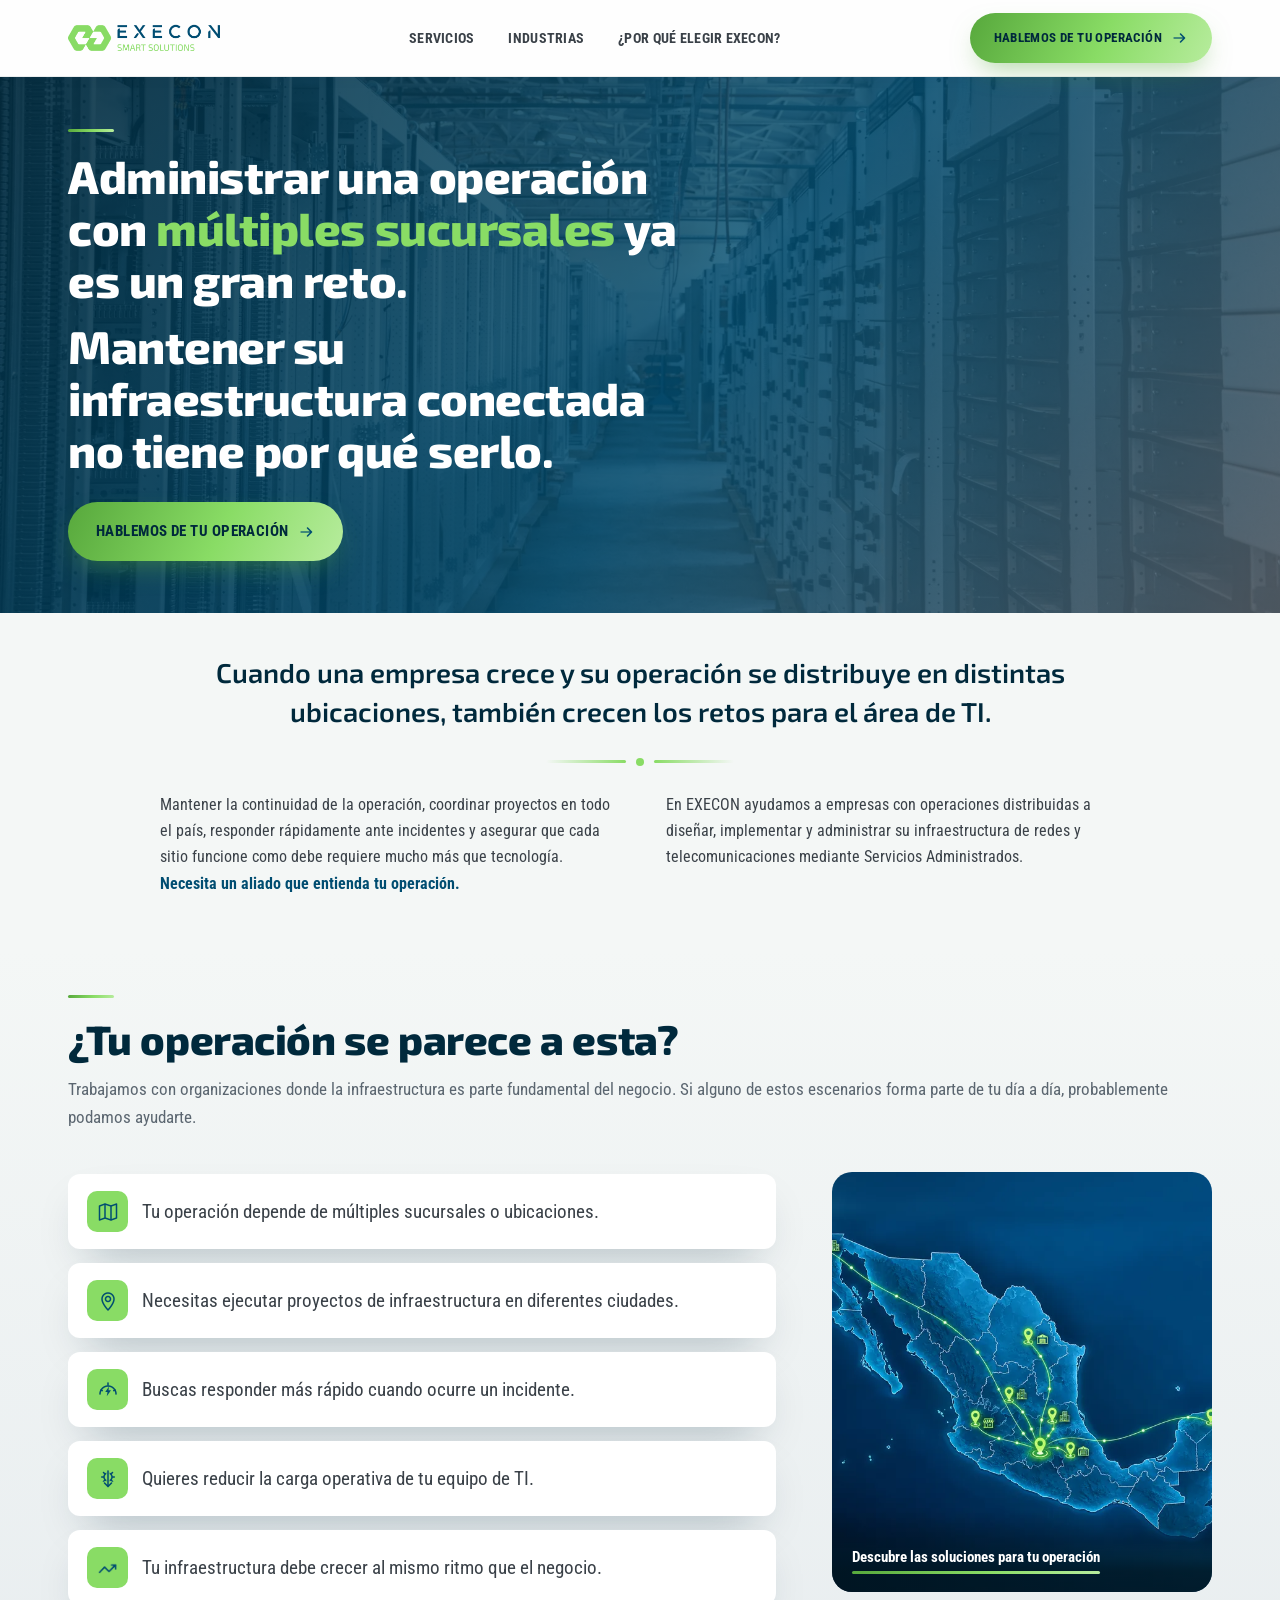
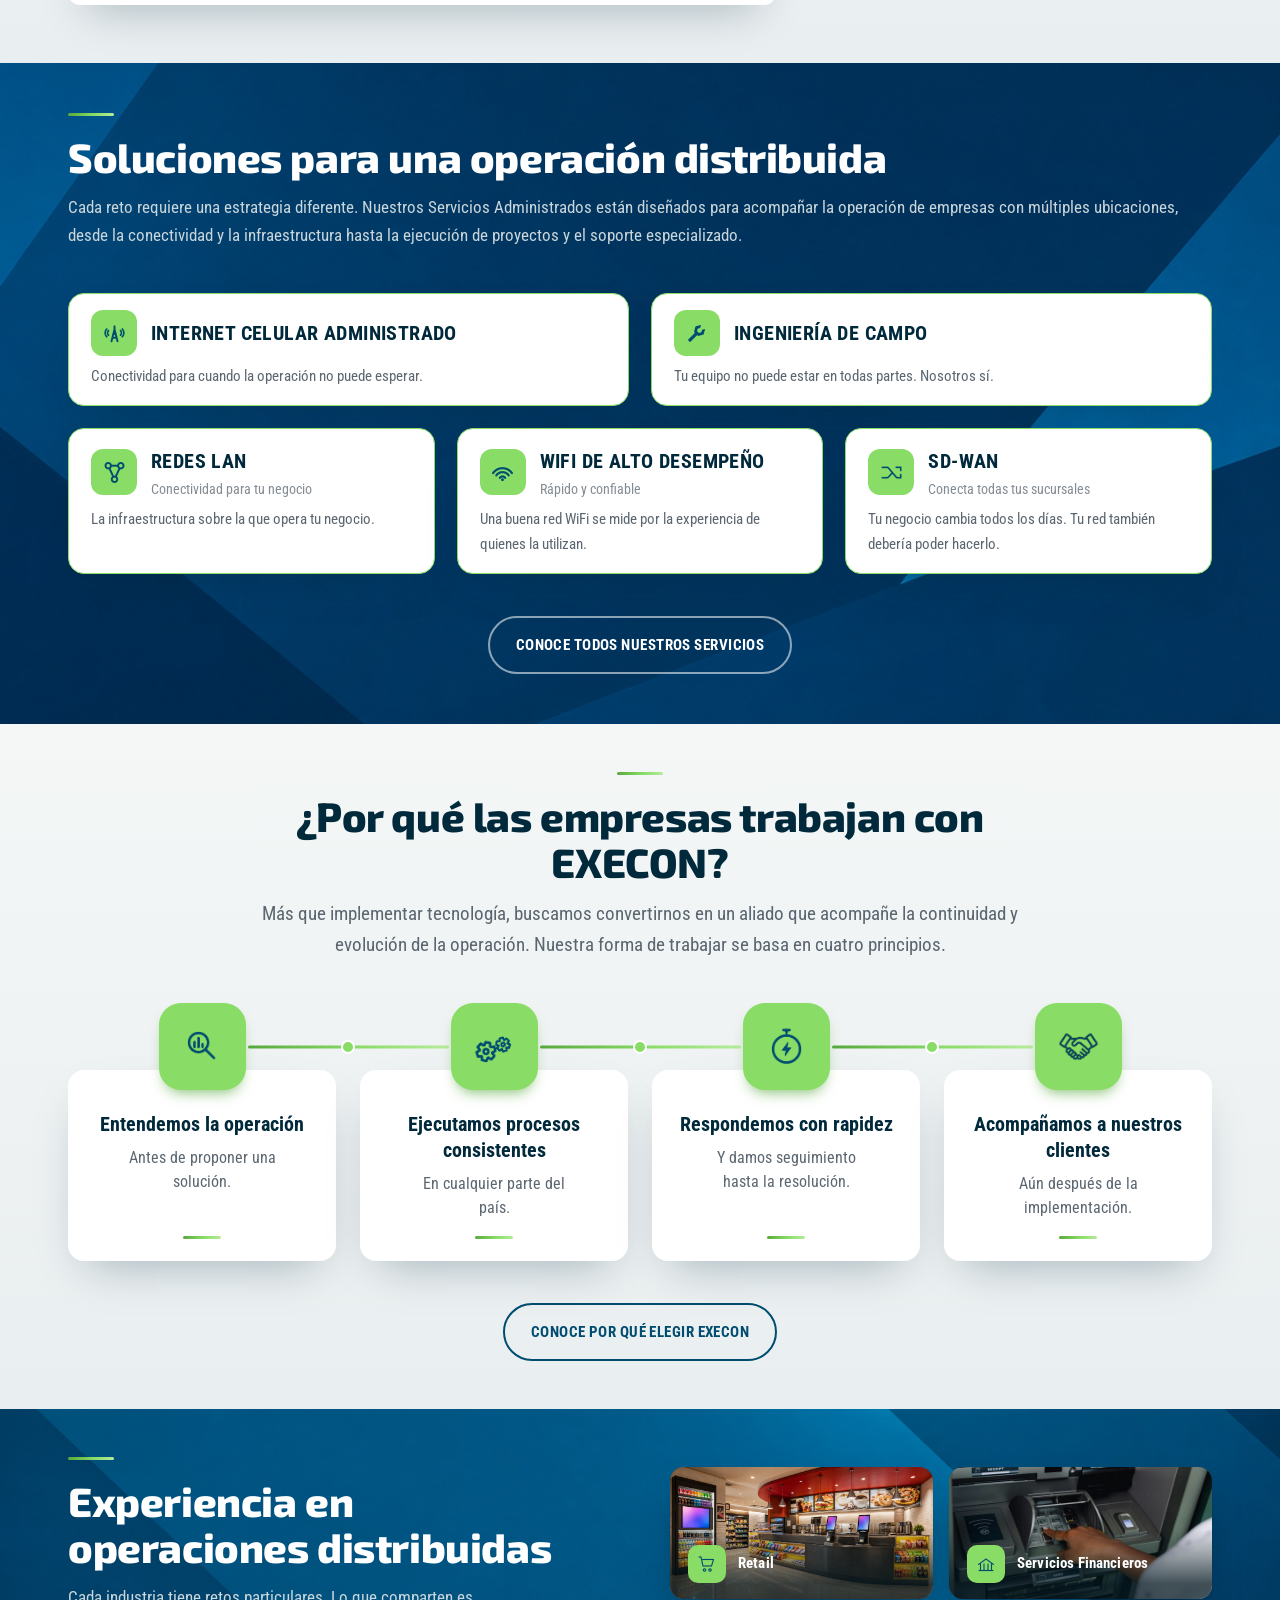
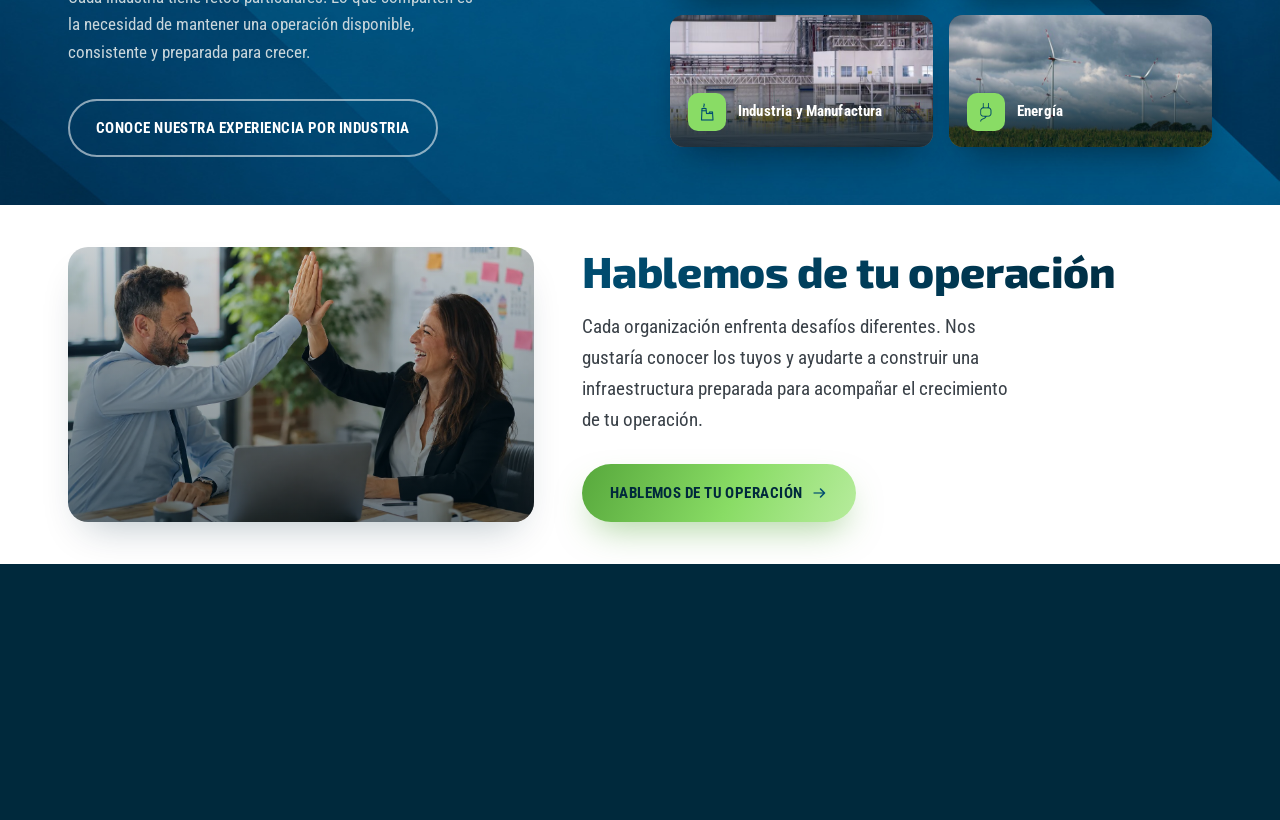
<file: index.html>
<!DOCTYPE html>
<html lang="es-MX">
<head>
<meta charset="UTF-8">
<meta name="viewport" content="width=device-width, initial-scale=1.0">
<title>EXECON | Servicios Administrados de Infraestructura y Redes</title>
<meta name="description" content="En EXECON ayudamos a empresas con operaciones distribuidas a diseñar, implementar y administrar su infraestructura de redes y telecomunicaciones mediante Servicios Administrados.">
<link rel="canonical" href="https://execon-mx.github.io/webExecon/">
<meta property="og:type" content="website">
<meta property="og:title" content="EXECON | Servicios Administrados de Infraestructura y Redes">
<meta property="og:description" content="En EXECON ayudamos a empresas con operaciones distribuidas a diseñar, implementar y administrar su infraestructura de redes y telecomunicaciones mediante Servicios Administrados.">
<meta property="og:url" content="https://execon-mx.github.io/webExecon/">
<meta property="og:locale" content="es_MX">
<meta property="og:image" content="https://execon-mx.github.io/webExecon/og-image.jpg">
<meta name="twitter:card" content="summary_large_image">
<link rel="preconnect" href="https://fonts.googleapis.com">
<link rel="preconnect" href="https://fonts.gstatic.com" crossorigin>
<link href="https://fonts.googleapis.com/css2?family=Exo+2:wght@500;600;700;800;900&family=Roboto+Condensed:wght@400;500;700&display=swap" rel="stylesheet">
<link rel="icon" type="image/png" sizes="48x48" href="favicon.png">
<link rel="apple-touch-icon" href="apple-touch-icon.png">
<link rel="stylesheet" href="styles.min.css">
<style>
  /* Subtítulo bajo el título en las tarjetas de Soluciones */
  .card-encabezado .card-titulos{ display:flex; flex-direction:column; justify-content:center; gap:2px; min-width:0; }
  .card-encabezado .card-titulos h3{ margin:0; }
  .card-inicio .card-encabezado .card-subtitulo{ margin:0; font-size:.9rem; line-height:1.3; opacity:.75; }
</style>
</head>
<body>


<!-- ============ HEADER ============ -->
<header class="principal">
  <div class="wrap nav-fila">
    <a href="index.html" data-enlace="Inicio" class="logo">
      <img src="imagenes/logo-header.png" alt="EXECON" style="height:38px;width:auto;display:block" width="600" height="150" decoding="async">
    </a>

    <nav class="principal-links" id="navPrincipal">
      <div class="item">
        <a href="servicios.html">Servicios</a>
        <button type="button" class="submenu-toggle" aria-label="Mostrar opciones de Servicios" aria-expanded="false">
          <span class="flecha-submenu">&#9662;</span>
        </button>
        <div class="submenu">
          <a href="internet-celular-administrado.html"><img src="imagenes/icono-ica.png" alt="" style="width:16px;height:16px" width="32" height="32" loading="lazy" decoding="async">
Internet Celular Administrado</a>
          <a href="ingenieria-de-campo.html" ><img src="imagenes/icono-fs.png" alt="" style="width:16px;height:16px" width="32" height="32" loading="lazy" decoding="async">Ingeniería de Campo</a>
          <a href="redes-lan.html"><img src="imagenes/icono-lan.png" alt="" style="width:16px;height:16px" width="32" height="32" loading="lazy" decoding="async">Redes LAN</a>
          <a href="wifi-alto-desempeno.html"><img src="imagenes/icono-empresarial.png" alt="" style="width:16px;height:16px" width="32" height="32" loading="lazy" decoding="async">WiFi de Alto Desempeño</a>
          <a href="sd-wan.html"><img src="imagenes/icono-sdwan.png" alt="" style="width:16px;height:16px" width="32" height="32" loading="lazy" decoding="async">SD-WAN</a>
        </div>
      </div>
      <div class="item"><a href="industrias.html">Industrias</a></div>
      <div class="item"><a href="por-que-elegir-execon.html">¿Por qué elegir EXECON?</a></div>
    </nav>

    <div class="nav-cta">
      <a href="hablemos-de-tu-operacion.html"class="btn btn-primario">Hablemos de tu operación<img src="imagenes/cta-flecha.png" alt="" style="width:16px;height:16px" width="32" height="32" loading="lazy" decoding="async"></a>
      <button class="hamburguesa" id="btnMenu" aria-label="Abrir menú" aria-expanded="false">
        <span id="iconoMenu">&#9776;</span>
      </button>
    </div>
  </div>
</header>

<!-- ============ HERO ============ -->
<section class="hero" id="top">
  <img class="hero-foto" src="imagenes/hero.webp" srcset="imagenes/hero-800.webp 800w, imagenes/hero.webp 1920w" sizes="100vw" width="1920" height="1104" fetchpriority="high" decoding="async" alt="">
  <div class="hero-overlay" aria-hidden="true"></div>
  <div class="wrap hero-grid">
    <div>
      <div class="raya"></div>
      <h1>Administrar una operación con <em>múltiples sucursales</em> ya es un gran reto.</h1>
      <p class="hero-sub">Mantener su infraestructura conectada no tiene por qué serlo.</p>
      <div class="hero-cta">
        <a href="hablemos-de-tu-operacion.html" class="btn btn-primario">Hablemos de tu operación<img src="imagenes/cta-flecha.png" alt="" style="width:16px;height:16px" width="32" height="32" loading="lazy" decoding="async"></a>
      </div>
    </div>
  </div>
</section>

<!-- ============ INTRODUCCIÓN ============ -->
<section class="intro">
  <div class="wrap">
    <p class="intro-lead">Cuando una empresa crece y su operación se distribuye en distintas ubicaciones, también crecen los retos para el área de TI.</p>

    <div class="intro-divisor" aria-hidden="true">
      <span class="raya-h"></span><span class="punto-mid"></span><span class="raya-h derecha"></span>
    </div>

    <div class="intro-cols">
      <p>Mantener la continuidad de la operación, coordinar proyectos en todo el país, responder rápidamente ante incidentes y asegurar que cada sitio funcione como debe requiere mucho más que tecnología. <strong>Necesita un aliado que entienda tu operación.</strong></p>
      <p>En EXECON ayudamos a empresas con operaciones distribuidas a diseñar, implementar y administrar su infraestructura de redes y telecomunicaciones mediante Servicios Administrados.</p>
    </div>
  </div>
</section>

<!-- ============ ¿TU OPERACIÓN SE PARECE A ESTA? ============ -->
<section class="claro pad pad-escenarios-inicio" id="escenarios">
  <div class="wrap">
    <div class="raya"></div>
    <h2 class="titulo" style="max-width:none">¿Tu operación se parece a esta?</h2>
    <p class="subtitulo-txt" style="max-width:none">Trabajamos con organizaciones donde la infraestructura es parte fundamental del negocio. Si alguno de estos escenarios forma parte de tu día a día, probablemente podamos ayudarte.</p>

    <div class="escenarios-grid-inicio">
      <ul class="lista-check reveal">
        <li><div class="icobox"><img src="imagenes/icono-mapa.png" alt="" style="width:22px;height:22px" width="44" height="44" loading="lazy" decoding="async"></div><p>Tu operación depende de múltiples sucursales o ubicaciones.</p></li>
        <li><div class="icobox"><img src="imagenes/icono-pin.png" alt="" style="width:22px;height:22px" width="44" height="44" loading="lazy" decoding="async"></div><p>Necesitas ejecutar proyectos de infraestructura en diferentes ciudades.</p></li>
        <li><div class="icobox"><img src="imagenes/icono-rayo.png" alt="" style="width:22px;height:22px" width="44" height="44" loading="lazy" decoding="async"></div><p>Buscas responder más rápido cuando ocurre un incidente.</p></li>
        <li><div class="icobox"><img src="imagenes/icono-reducir.png" alt="" style="width:22px;height:22px" width="44" height="44" loading="lazy" decoding="async"></div><p>Quieres reducir la carga operativa de tu equipo de TI.</p></li>
        <li><div class="icobox"><img src="imagenes/icono-flecha-escalonada.png" alt="" style="width:22px;height:22px" width="52" height="52" loading="lazy" decoding="async"></div><p>Tu infraestructura debe crecer al mismo ritmo que el negocio.</p></li>
      </ul>
      <div class="panel-grafico reveal">
        <img class="foto-cubierta" src="imagenes/mapa-conectividad.webp" alt="" width="760" height="680" loading="lazy" decoding="async">
        <div class="pie-foto">
          <a href="servicios.html" class="link-flecha">Descubre las soluciones para tu operación</a>
        </div>
      </div>
    </div>
  </div>
</section>

<!-- ============ SOLUCIONES ============ -->
<section class="on-dark pad pad-servicios-inicio" id="servicios">
 <div class="bg-imagen" style="background-image:url('imagenes/fondo-geometrico.jpg')"></div>
  <div class="wrap contenido-sobre-imagen">
    <div class="raya"></div>
    <h2 class="titulo" style="max-width:none">Soluciones para una operación distribuida</h2>
    <p class="subtitulo-txt" style="max-width:none">Cada reto requiere una estrategia diferente. Nuestros Servicios Administrados están diseñados para acompañar la operación de empresas con múltiples ubicaciones, desde la conectividad y la infraestructura hasta la ejecución de proyectos y el soporte especializado.</p>

    <div class="servicios-grid">
      <div class="card-inicio reveal">
        <div class="card-encabezado">
  <div class="icobox"><img src="imagenes/icono_ica_46.png" alt="" style="width:23px;height:23px" width="46" height="46" loading="lazy" decoding="async"></div>
  <h3><a href="internet-celular-administrado.html">Internet Celular Administrado</a></h3>
</div>
        <p>Conectividad para cuando la operación no puede esperar.</p>
      </div>
      <div class="card-inicio reveal">
        <div class="card-encabezado">
  <div class="icobox"><img src="imagenes/icono_fs_46.png" alt="" style="width:23px;height:23px" width="46" height="46" loading="lazy" decoding="async"></div>
  <h3><a href="ingenieria-de-campo.html"">Ingeniería de Campo</a></h3>
</div>
        <p>Tu equipo no puede estar en todas partes. Nosotros sí.</p>
      </div>
      <div class="card-inicio reveal">
        <div class="card-encabezado">
         <div class="icobox"><img src="imagenes/icono_lan_46.png" alt="" style="width:23px;height:23px" width="46" height="46" loading="lazy" decoding="async"></div>
         <div class="card-titulos">
           <h3><a href="redes-lan.html">Redes LAN</a></h3>
           <p class="card-subtitulo">Conectividad para tu negocio</p>
         </div>
        </div>
        <p>La infraestructura sobre la que opera tu negocio.</p>
      </div>
      <div class="card-inicio reveal">
        <div class="card-encabezado">
        <div class="icobox"><img src="imagenes/icono_empresarial_46.png" alt="" style="width:23px;height:23px" width="46" height="46" loading="lazy" decoding="async"></div>
        <div class="card-titulos">
          <h3><a href="wifi-alto-desempeno.html">WiFi de Alto Desempeño</a></h3>
          <p class="card-subtitulo">Rápido y confiable</p>
        </div>
      </div>
        <p>Una buena red WiFi se mide por la experiencia de quienes la utilizan.</p>
      </div>
      <div class="card-inicio reveal">
        <div class="card-encabezado">
        <div class="icobox"><img src="imagenes/icono_sdwan_46.png" alt="" style="width:23px;height:23px" width="46" height="46" loading="lazy" decoding="async"></div>
        <div class="card-titulos">
          <h3><a href="sd-wan.html">SD-WAN</a></h3>
          <p class="card-subtitulo">Conecta todas tus sucursales</p>
        </div>
      </div>
        <p>Tu negocio cambia todos los días. Tu red también debería poder hacerlo.</p>
      </div>
    </div>

    <div class="centrado-btn">
      <a href="servicios.html" class="btn btn-secundario">Conoce todos nuestros servicios</a>
    </div>
  </div>
</section>

<!-- ============ ¿POR QUÉ EXECON? ============ -->
<section class="claro pad pad-porqueexecon-inicio" id="porque-execon">
  <div class="wrap">
    <div class="cabecera-centrada" style="max-width:820px">
      <div class="raya centrada"></div>
      <h2 class="titulo" style="max-width:none">¿Por qué las empresas trabajan con EXECON?</h2>
      <p class="subtitulo-txt" style="max-width:none; font-size:1.175rem">Más que implementar tecnología, buscamos convertirnos en un aliado que acompañe la continuidad y evolución de la operación. Nuestra forma de trabajar se basa en cuatro principios.</p>
    </div>

    <div class="principios-grid">
      <span class="segmento-linea" aria-hidden="true"></span>
      <span class="segmento-linea" aria-hidden="true"></span>
      <span class="segmento-linea" aria-hidden="true"></span>
      <span class="conector" aria-hidden="true"></span>
      <span class="conector" aria-hidden="true"></span>
      <span class="conector" aria-hidden="true"></span>
      <div class="principio-inicio reveal">
        <div class="icobox"><img src="imagenes/icono_lupa.png" alt="" style="width:43px;height:43px" width="99" height="99" loading="lazy" decoding="async"></div>
        <div class="principio-card">
          <div class="principio-texto">
            <h3>Entendemos la operación</h3>
            <p>Antes de proponer una solución.</p>
          </div>
          <span class="mini-raya"></span>
        </div>
      </div>
      <div class="principio-inicio reveal">
        <div class="icobox"><img src="imagenes/icono_engranajes.png" alt="" style="width:43px;height:43px" width="99" height="99" loading="lazy" decoding="async"></div>
        <div class="principio-card">
          <div class="principio-texto">
            <h3>Ejecutamos procesos consistentes</h3>
            <p>En cualquier parte del país.</p>
          </div>
          <span class="mini-raya"></span>
        </div>
      </div>
      <div class="principio-inicio reveal">
        <div class="icobox"><img src="imagenes/icono_cronometro.png" alt="" style="width:43px;height:43px" width="99" height="99" loading="lazy" decoding="async"></div>
        <div class="principio-card">
          <div class="principio-texto">
            <h3>Respondemos con rapidez</h3>
            <p>Y damos seguimiento hasta la resolución.</p>
          </div>
          <span class="mini-raya"></span>
        </div>
      </div>
      <div class="principio-inicio reveal">
        <div class="icobox"><img src="imagenes/icono_manos.png" alt="" style="width:43px;height:43px" width="99" height="99" loading="lazy" decoding="async"></div>
        <div class="principio-card">
          <div class="principio-texto">
            <h3>Acompañamos a nuestros clientes</h3>
            <p>Aún después de la implementación.</p>
          </div>
          <span class="mini-raya"></span>
        </div>
      </div>
    </div>

    <div class="centrado-btn">
      <a href="por-que-elegir-execon.html" class="btn btn-oscuro">Conoce por qué elegir EXECON<!-- Ícono: <img src="URL-DEL-ICONO-PORQUE-EXECON" alt="" style="width:16px;height:16px"> --></a>
    </div>
  </div>
</section>

<!-- ============ INDUSTRIAS ============ -->
<section class="on-dark pad pad-industrias-inicio" id="industrias">
<div class="bg-imagen" style="background-image:url('imagenes/fondo-diagonal.jpg')"></div>
  <div class="wrap contenido-sobre-imagen">
    <div class="industrias-grid">
      <div>
        <div class="raya"></div>
        <h2 class="titulo">Experiencia en operaciones distribuidas</h2>
        <p class="subtitulo-txt">Cada industria tiene retos particulares. Lo que comparten es la necesidad de mantener una operación disponible, consistente y preparada para crecer.</p>
        <div class="centrado-btn" style="justify-content:flex-start; margin-top:32px;">
          <a href="industrias.html" class="btn btn-secundario">Conoce nuestra experiencia por industria</a>
        </div>
      </div>

      <div class="pildoras">
        <div class="pildora reveal">
          <img class="foto-cubierta" src="imagenes/retail.webp" alt="" width="1774" height="887" loading="lazy" decoding="async">
          <div class="pie-foto">
            <div class="icobox"><img src="imagenes/icono-retail.png" alt="" style="width:20px;height:20px" width="40" height="40" loading="lazy" decoding="async"></div>
            <span>Retail</span>
          </div>
        </div>
        <div class="pildora reveal">
          <img class="foto-cubierta" src="imagenes/financiero.jpg" alt="" width="600" height="300" loading="lazy" decoding="async">
          <div class="pie-foto">
            <div class="icobox"><img src="imagenes/icono-financiero.png" alt="" style="width:20px;height:20px" width="40" height="40" loading="lazy" decoding="async"></div>
            <span>Servicios Financieros</span>
          </div>
        </div>
        <div class="pildora reveal">
          <img class="foto-cubierta" src="imagenes/manufactura.jpg" alt="" width="600" height="300" loading="lazy" decoding="async">
          <div class="pie-foto">
            <div class="icobox"><img src="imagenes/icono-manufactura.png" alt="" style="width:20px;height:20px" width="40" height="40" loading="lazy" decoding="async"></div>
            <span>Industria y Manufactura</span>
          </div>
        </div>
        <div class="pildora reveal">
          <img class="foto-cubierta" src="imagenes/energia.jpg" alt="" width="600" height="300" loading="lazy" decoding="async">
          <div class="pie-foto">
            <div class="icobox"><img src="imagenes/icono-enchufe.png" alt="" style="width:20px;height:20px" width="40" height="40" loading="lazy" decoding="async"></div>
            <span>Energía</span>
          </div>
        </div>
      </div>
    </div>
  </div>
</section>

<!-- ============ CTA FINAL ============ -->
<section class="cta-final" id="contacto">
  <div class="wrap">
    <div class="cta-final-foto">
      <img class="foto-cubierta" src="imagenes/cta-foto.webp" alt="Equipo conversando sobre una operación de negocio" width="1423" height="1105" loading="lazy" decoding="async">
      <div class="cta-final-overlay" aria-hidden="true"></div>
    </div>
    <div class="cta-final-contenido">
      <h2 class="titulo">Hablemos de tu operación</h2>
      <p class="subtitulo-txt">Cada organización enfrenta desafíos diferentes. Nos gustaría conocer los tuyos y ayudarte a construir una infraestructura preparada para acompañar el crecimiento de tu operación.</p>
      <a href="hablemos-de-tu-operacion.html" class="btn btn-primario">Hablemos de tu operación<img src="imagenes/cta-flecha.png" alt="" style="width:16px;height:16px" width="32" height="32" loading="lazy" decoding="async"></a>
    </div>
  </div>
</section>

<!-- ============ FOOTER ============ -->
<footer id="trabajamos">
  <div class="wrap">
    <div class="footer-grid">
      <div>
        <a href="index.html" data-enlace="Inicio" class="logo">
          <img src="imagenes/logo-footer.png" alt="EXECON" style="height:56px;width:auto;display:block" width="600" height="150" loading="lazy" decoding="async">
        </a>
      </div>
      <div>
        <h4>Navegación</h4>
        <ul class="footer-nav-paginas">
          <li><a href="servicios.html">Servicios</a></li>
		  <li><a href="industrias.html">Industrias</a></li>
          <li><a href="por-que-elegir-execon.html">¿Por qué elegir EXECON?</a></li>
        </ul>
      </div>
      <div>
        <h4>Contacto</h4>
        <div class="footer-contacto-fila">
          <img src="imagenes/pin.png" alt="" style="width:15px;height:15px" width="30" height="30" loading="lazy" decoding="async">
          <address class="footer-direccion">
            Edificio EXECON, Calle José Benítez 2190 Piso 3, Colonia Obispado. C.P. 64060, Monterrey, Nuevo León, México
          </address>
        </div>
        <div class="footer-contacto-fila">
          <img src="imagenes/telefono.png" alt="" style="width:15px;height:15px" width="30" height="30" loading="lazy" decoding="async">
          <a href="tel:+528182151900">+52 81 8215 1900</a>
        </div>
        <div class="footer-contacto-fila">
          <img src="imagenes/correo.png" alt="" style="width:15px;height:15px" width="30" height="30" loading="lazy" decoding="async">
          <a href="mailto:info@execon.mx">info@execon.mx</a>
        </div>
      </div>
    </div>
    <p class="footer-legal">
      <span>2026. Consultoría y Asesoría de Redes SA de CV. Todos los derechos reservados.</span>
      <span class="separador">|</span>
      <a href="AVISO-DE-PRIVACIDAD.pdf" target="_blank" rel="noopener" data-enlace="Aviso de Privacidad" class="footer-aviso">Aviso de Privacidad</a>
    </p>
  </div>
</footer>

<script>
  const btnMenu = document.getElementById('btnMenu');
  const nav = document.getElementById('navPrincipal');
  btnMenu.addEventListener('click', () => {
    const abierto = nav.classList.toggle('abierto');
    btnMenu.setAttribute('aria-expanded', abierto);
    document.getElementById('iconoMenu').innerHTML = abierto ? '&#10005;' : '&#9776;';
  });
  document.querySelectorAll('.submenu-toggle').forEach(boton=>{
    boton.addEventListener('click', (e)=>{
      e.preventDefault();
      e.stopPropagation();
      const item = boton.closest('.item');
      const abierto = item.classList.toggle('abierto');
      boton.setAttribute('aria-expanded', abierto);
    });
  });
  document.querySelectorAll('.principal-links a').forEach(a=>{
    a.addEventListener('click', ()=>{
      if(window.innerWidth <= 980){ nav.classList.remove('abierto'); btnMenu.setAttribute('aria-expanded','false'); document.getElementById('iconoMenu').innerHTML = '&#9776;'; }
    });
  });
  const observador = new IntersectionObserver((entradas)=>{
    entradas.forEach(en=>{ if(en.isIntersecting){ en.target.classList.add('mostrar'); observador.unobserve(en.target); } });
  }, { threshold:.15 });
  document.querySelectorAll('.reveal').forEach(el=> observador.observe(el));
</script>
</body>
</html>
</file>
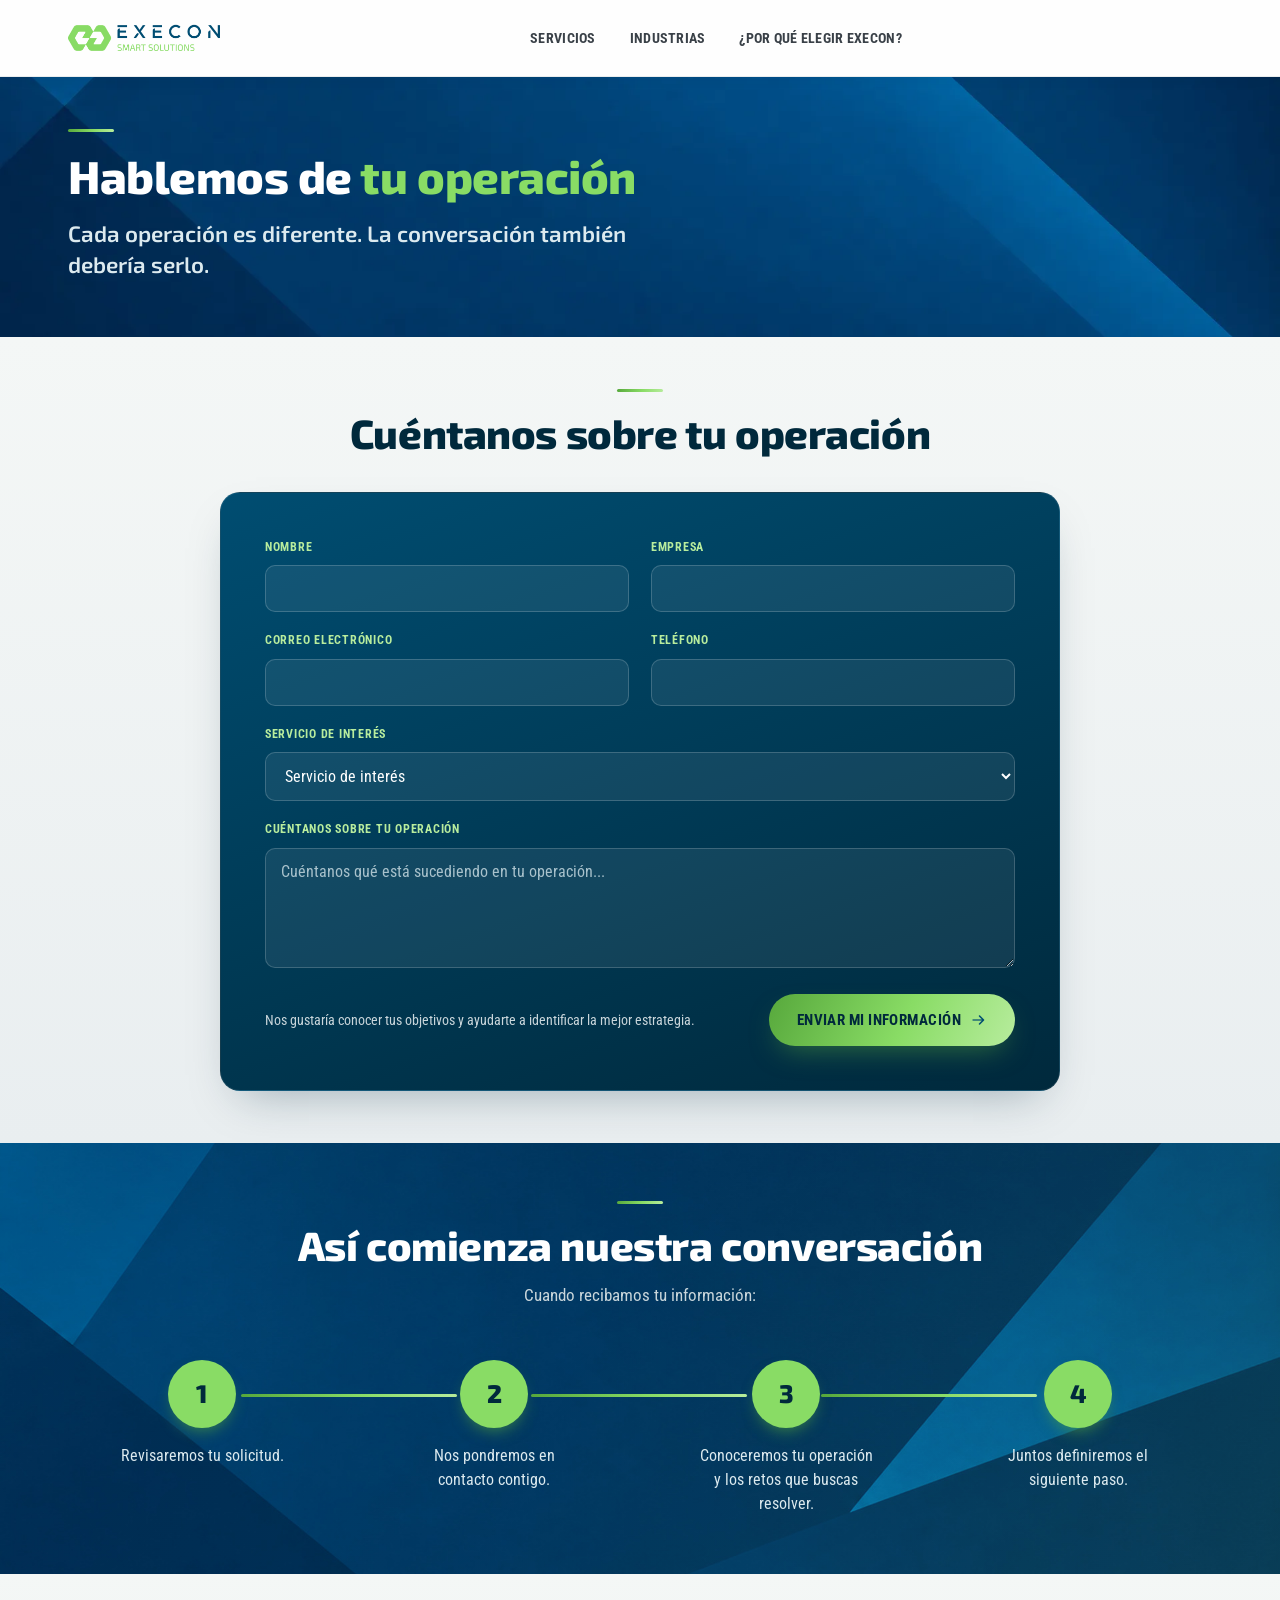
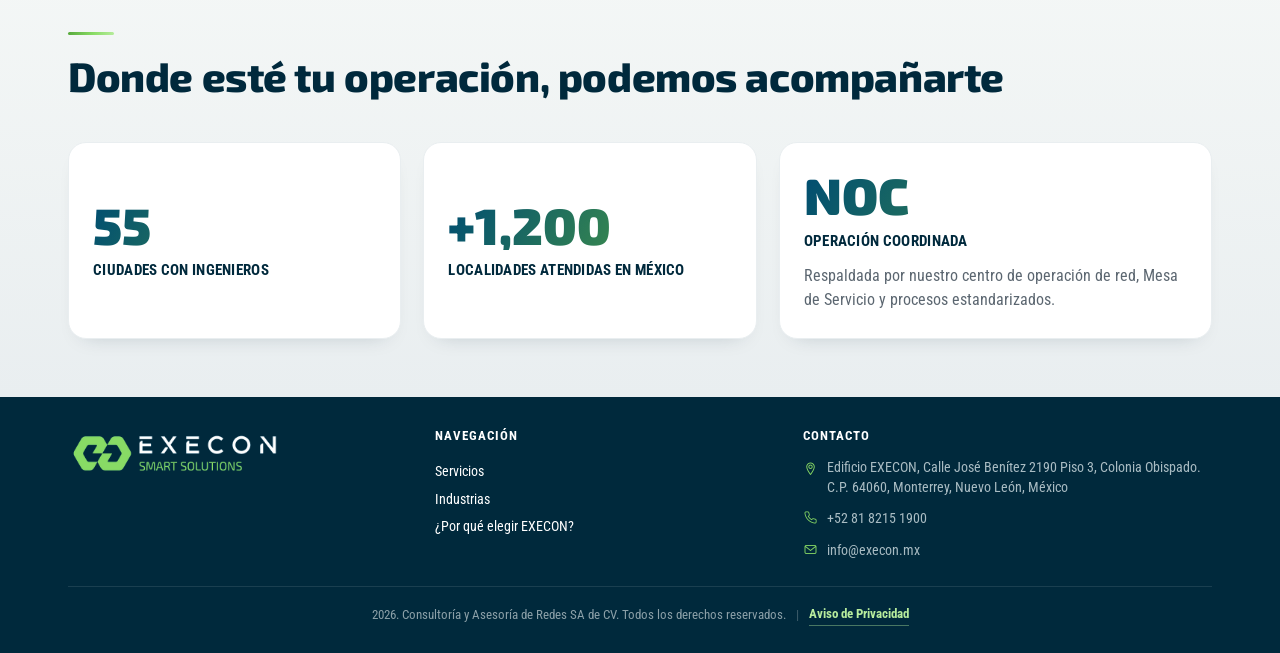
<file: hablemos-de-tu-operacion.html>
<!DOCTYPE html>
<html lang="es-MX">
<head>
<meta charset="UTF-8">
<meta name="viewport" content="width=device-width, initial-scale=1.0">
<title>EXECON | Hablemos de tu operación</title>
<meta name="description" content="Cuéntanos qué está sucediendo en tu operación. En EXECON queremos conocer tus objetivos y ayudarte a identificar la estrategia que mejor se adapte a las necesidades de tu empresa.">
<link rel="canonical" href="https://execon-mx.github.io/webExecon/hablemos-de-tu-operacion.html">
<meta property="og:type" content="website">
<meta property="og:title" content="EXECON | Hablemos de tu operación">
<meta property="og:description" content="Cuéntanos qué está sucediendo en tu operación. En EXECON queremos conocer tus objetivos y ayudarte a identificar la estrategia que mejor se adapte a las necesidades de tu empresa.">
<meta property="og:url" content="https://execon-mx.github.io/webExecon/hablemos-de-tu-operacion.html">
<meta property="og:locale" content="es_MX">
<meta property="og:image" content="https://execon-mx.github.io/webExecon/og-image.jpg">
<meta name="twitter:card" content="summary_large_image">
<link rel="preconnect" href="https://fonts.googleapis.com">
<link rel="preconnect" href="https://fonts.gstatic.com" crossorigin>
<link href="https://fonts.googleapis.com/css2?family=Exo+2:wght@500;600;700;800;900&family=Roboto+Condensed:wght@400;500;700&display=swap" rel="stylesheet">
<link rel="icon" type="image/png" sizes="48x48" href="favicon.png">
<link rel="apple-touch-icon" href="apple-touch-icon.png">
<link rel="stylesheet" href="styles.min.css">
</head>
<body>

<!-- ============ HEADER ============ -->
<header class="principal">
  <div class="wrap nav-fila">
    <a href="index.html" data-enlace="Inicio" class="logo">
      <img src="imagenes/logo-header.png" alt="EXECON" style="height:38px;width:auto;display:block" width="600" height="150" decoding="async">
    </a>

    <nav class="principal-links" id="navPrincipal">
      <div class="item">
        <a href="servicios.html">Servicios</a>
        <button type="button" class="submenu-toggle" aria-label="Mostrar opciones de Servicios" aria-expanded="false">
          <span class="flecha-submenu">&#9662;</span>
        </button>
        <div class="submenu">
          <a href="internet-celular-administrado.html"><img src="imagenes/icono-ica.png" alt="" style="width:16px;height:16px" width="32" height="32" loading="lazy" decoding="async">
Internet Celular Administrado</a>
          <a href="ingenieria-de-campo.html" ><img src="imagenes/icono-fs.png" alt="" style="width:16px;height:16px" width="32" height="32" loading="lazy" decoding="async">Ingeniería de Campo</a>
          <a href="redes-lan.html"><img src="imagenes/icono-lan.png" alt="" style="width:16px;height:16px" width="32" height="32" loading="lazy" decoding="async">Redes LAN</a>
          <a href="wifi-alto-desempeno.html"><img src="imagenes/icono-empresarial.png" alt="" style="width:16px;height:16px" width="32" height="32" loading="lazy" decoding="async">WiFi de Alto Desempeño</a>
          <a href="sd-wan.html"><img src="imagenes/icono-sdwan.png" alt="" style="width:16px;height:16px" width="32" height="32" loading="lazy" decoding="async">SD-WAN</a>
        </div>
      </div>
      <div class="item"><a href="industrias.html">Industrias</a></div>
      <div class="item"><a href="por-que-elegir-execon.html">¿Por qué elegir EXECON?</a></div>
    </nav>

    <div class="nav-cta">
      <button class="hamburguesa" id="btnMenu" aria-label="Abrir menú" aria-expanded="false">
        <span id="iconoMenu">&#9776;</span>
      </button>
    </div>
  </div>
</header>

<!-- ============ HERO ============ -->
<section class="hero" id="top">
  <img class="hero-foto" src="imagenes/fondo-linea.webp" srcset="imagenes/fondo-linea-800.webp 800w, imagenes/fondo-linea.webp 1920w" sizes="100vw" width="1920" height="768" fetchpriority="high" decoding="async" alt="">
  <div class="wrap hero-grid" style="grid-template-columns:1fr">
    <div>
      <div class="raya"></div>
      <h1>Hablemos de <em>tu operación</em></h1>
      <p class="hero-sub hero-sub-hablemos">Cada operación es diferente. La conversación también debería serlo.</p>
    </div>
  </div>
</section>

<!-- ============ FORMULARIO ============ -->
<section class="claro pad" id="formulario">
  <div class="wrap">
    <div class="form-encabezado">
      <div class="raya centrada"></div>
      <h2 class="titulo titulo-ancho" style="margin:0 auto;">Cuéntanos sobre tu operación</h2>
    </div>

    <form class="form-tarjeta" method="post" action="https://www.execon.mx/public/envia.php" target="enviaFrame">
      <div class="campo-grid">
        <div class="campo">
          <label for="nombre">Nombre</label>
          <input type="text" id="nombre" name="name" autocomplete="name" required>
        </div>
        <div class="campo">
          <label for="empresa">Empresa</label>
          <input type="text" id="empresa" name="empresa" autocomplete="organization" required>
        </div>
        <div class="campo">
          <label for="correo">Correo electrónico</label>
          <input type="email" id="correo" name="mail" autocomplete="email" required>
        </div>
        <div class="campo">
          <label for="telefono">Teléfono</label>
          <input type="tel" id="telefono" name="phone" autocomplete="tel">
        </div>
        <div class="campo full">
          <label for="servicio">Servicio de interés</label>
          <select id="servicio" name="service">
            <option value="">Servicio de interés</option>
            <option value="Wifi">Wi-Fi</option>
            <option value="WifiVisitantes">Wi-Fi para visitantes</option>
            <option value="Enlaces">Enlaces de datos</option>
            <option value="Lan">Redes LAN</option>
            <option value="Sdwan">Redes SD-WAN</option>
            <option value="FieldService">Field Services</option>
            <option value="Otro">Otro</option>
          </select>
        </div>
        <div class="campo full">
          <label for="mensaje">Cuéntanos sobre tu operación</label>
          <textarea id="mensaje" name="comments" placeholder="Cuéntanos qué está sucediendo en tu operación..."></textarea>
        </div>
      </div>

      <div class="form-pie">
        <p class="form-nota">Nos gustaría conocer tus objetivos y ayudarte a identificar la mejor estrategia.</p>
        <button type="submit" class="btn btn-primario">Enviar mi información <img src="imagenes/cta-flecha.png" alt="" style="width:16px;height:16px;" width="32" height="32" loading="lazy" decoding="async"></button>
      </div>
    </form>
    <div class="form-confirmacion" hidden>
      <img src="imagenes/checkmark-verde.png" alt="" width="48" height="48" decoding="async">
      <h2 class="titulo">¡Gracias!</h2>
      <p class="subtitulo-txt">Tu contacto fue enviado con éxito. Hemos recibido tu información y nos pondremos en contacto contigo pronto.</p>
    </div>
  </div>
</section>

<!-- ============ ASÍ COMIENZA NUESTRA CONVERSACIÓN (smart art de proceso) ============ -->
<section class="on-dark pad" id="proceso">
  <div class="bg-imagen" style="background-image:url('imagenes/fondo-geometrico.jpg')"></div>
  <div class="seccion-overlay" aria-hidden="true"></div>
  <div class="wrap contenido-sobre-imagen">
    <div class="proceso-encabezado">
      <div class="raya centrada"></div>
      <h2 class="titulo titulo-ancho">Así comienza nuestra conversación</h2>
      <p class="subtitulo-txt subtitulo-ancho" style="margin-left:auto;margin-right:auto;">Cuando recibamos tu información:</p>
    </div>

    <div class="proceso-grid-hablemos">
      <span class="segmento-linea"></span>
      <span class="segmento-linea"></span>
      <span class="segmento-linea"></span>

      <div class="paso-hablemos">
        <div class="paso-hablemos-numero">1</div>
        <p>Revisaremos tu solicitud.</p>
      </div>
      <div class="paso-hablemos">
        <div class="paso-hablemos-numero">2</div>
        <p>Nos pondremos en contacto contigo.</p>
      </div>
      <div class="paso-hablemos">
        <div class="paso-hablemos-numero">3</div>
        <p>Conoceremos tu operación y los retos que buscas resolver.</p>
      </div>
      <div class="paso-hablemos">
        <div class="paso-hablemos-numero">4</div>
        <p>Juntos definiremos el siguiente paso.</p>
      </div>
    </div>
  </div>
</section>

<!-- ============ DONDE ESTÉ TU OPERACIÓN (smart art de cobertura) ============ -->
<section class="claro pad" id="cobertura">
  <div class="wrap">
    <div class="raya"></div>
    <h2 class="titulo titulo-ancho">Donde esté tu operación, podemos acompañarte</h2>

    <div class="cobertura-grid">
      <div class="cifra-tarjeta">
        <div class="cifra">55</div>
        <div class="cifra-label">Ciudades con ingenieros</div>
      </div>
      <div class="cifra-tarjeta">
        <div class="cifra">+1,200</div>
        <div class="cifra-label">Localidades atendidas en México</div>
      </div>
      <div class="cifra-tarjeta">
        <div class="cifra">NOC</div>
        <div class="cifra-label">Operación coordinada</div>
        <p>Respaldada por nuestro centro de operación de red, Mesa de Servicio y procesos estandarizados.</p>
      </div>
    </div>
  </div>
</section>

<!-- ============ FOOTER ============ -->
<footer id="trabajamos">
  <div class="wrap">
    <div class="footer-grid">
      <div>
        <a href="index.html" data-enlace="Inicio" class="logo">
          <img src="imagenes/logo-footer.png" alt="EXECON" style="height:56px;width:auto;display:block" width="600" height="150" loading="lazy" decoding="async">
        </a>
      </div>
      <div>
        <h4>Navegación</h4>
        <ul class="footer-nav-paginas">
          <li><a href="servicios.html">Servicios</a></li>
		  <li><a href="industrias.html">Industrias</a></li>
          <li><a href="por-que-elegir-execon.html">¿Por qué elegir EXECON?</a></li>
        </ul>
      </div>
      <div>
        <h4>Contacto</h4>
        <div class="footer-contacto-fila">
          <img src="imagenes/pin.png" alt="" style="width:15px;height:15px" width="30" height="30" loading="lazy" decoding="async">
          <address class="footer-direccion">
            Edificio EXECON, Calle José Benítez 2190 Piso 3, Colonia Obispado. C.P. 64060, Monterrey, Nuevo León, México
          </address>
        </div>
        <div class="footer-contacto-fila">
          <img src="imagenes/telefono.png" alt="" style="width:15px;height:15px" width="30" height="30" loading="lazy" decoding="async">
          <a href="tel:+528182151900">+52 81 8215 1900</a>
        </div>
        <div class="footer-contacto-fila">
          <img src="imagenes/correo.png" alt="" style="width:15px;height:15px" width="30" height="30" loading="lazy" decoding="async">
          <a href="mailto:info@execon.mx">info@execon.mx</a>
        </div>
      </div>
    </div>
    <p class="footer-legal">
      <span>2026. Consultoría y Asesoría de Redes SA de CV. Todos los derechos reservados.</span>
      <span class="separador">|</span>
      <a href="AVISO-DE-PRIVACIDAD.pdf" target="_blank" rel="noopener" data-enlace="Aviso de Privacidad" class="footer-aviso">Aviso de Privacidad</a>
    </p>
  </div>
</footer>
<iframe name="enviaFrame" style="display:none" title="Envío de formulario"></iframe>
<script>
  const btnMenu = document.getElementById('btnMenu');
  const nav = document.getElementById('navPrincipal');
  const iconoMenu = document.getElementById('iconoMenu');
  btnMenu.addEventListener('click', () => {
    const abierto = nav.classList.toggle('abierto');
    btnMenu.setAttribute('aria-expanded', abierto);
    iconoMenu.innerHTML = abierto ? '&#10005;' : '&#9776;';
  });
  document.querySelectorAll('.submenu-toggle').forEach(boton=>{
    boton.addEventListener('click', (e)=>{
      e.preventDefault();
      e.stopPropagation();
      const item = boton.closest('.item');
      const abierto = item.classList.toggle('abierto');
      boton.setAttribute('aria-expanded', abierto);
    });
  });
  document.querySelectorAll('.principal-links a').forEach(a=>{
    a.addEventListener('click', ()=>{
      if(window.innerWidth <= 980){ nav.classList.remove('abierto'); btnMenu.setAttribute('aria-expanded','false'); iconoMenu.innerHTML = '&#9776;'; }
    });
  });

  const formulario = document.querySelector('.form-tarjeta');
  const enviaFrame = document.querySelector('iframe[name="enviaFrame"]');
  const confirmacion = document.querySelector('.form-confirmacion');
  const COOLDOWN_MS = 10 * 60 * 1000;
  let enviando = false;
  let confirmado = false;
  const mostrarConfirmacion = ()=>{
    if(confirmado) return;
    confirmado = true;
    localStorage.setItem('execon-contacto', Date.now());
    formulario.hidden = true;
    confirmacion.hidden = false;
    confirmacion.scrollIntoView({behavior:'smooth', block:'center'});
  };
  if(formulario){
    const btnEnviar = formulario.querySelector('button[type="submit"]');
    const ultimo = parseInt(localStorage.getItem('execon-contacto') || '0', 10);
    if(Date.now() - ultimo < COOLDOWN_MS) mostrarConfirmacion();
    formulario.addEventListener('submit', (e)=>{
      if(enviando){ e.preventDefault(); return; }
      enviando = true;
      btnEnviar.disabled = true;
      btnEnviar.innerHTML = 'Enviando...';
      const emp = document.getElementById('empresa').value.trim();
      const msg = document.getElementById('mensaje');
      if(emp && !msg.value.startsWith('Empresa:')) msg.value = 'Empresa: ' + emp + '\n\n' + msg.value;
      setTimeout(mostrarConfirmacion, 5000);
    });
    enviaFrame.addEventListener('load', ()=>{
      if(enviando) mostrarConfirmacion();
    });
  }
</script>

</body>
</html>
</file>
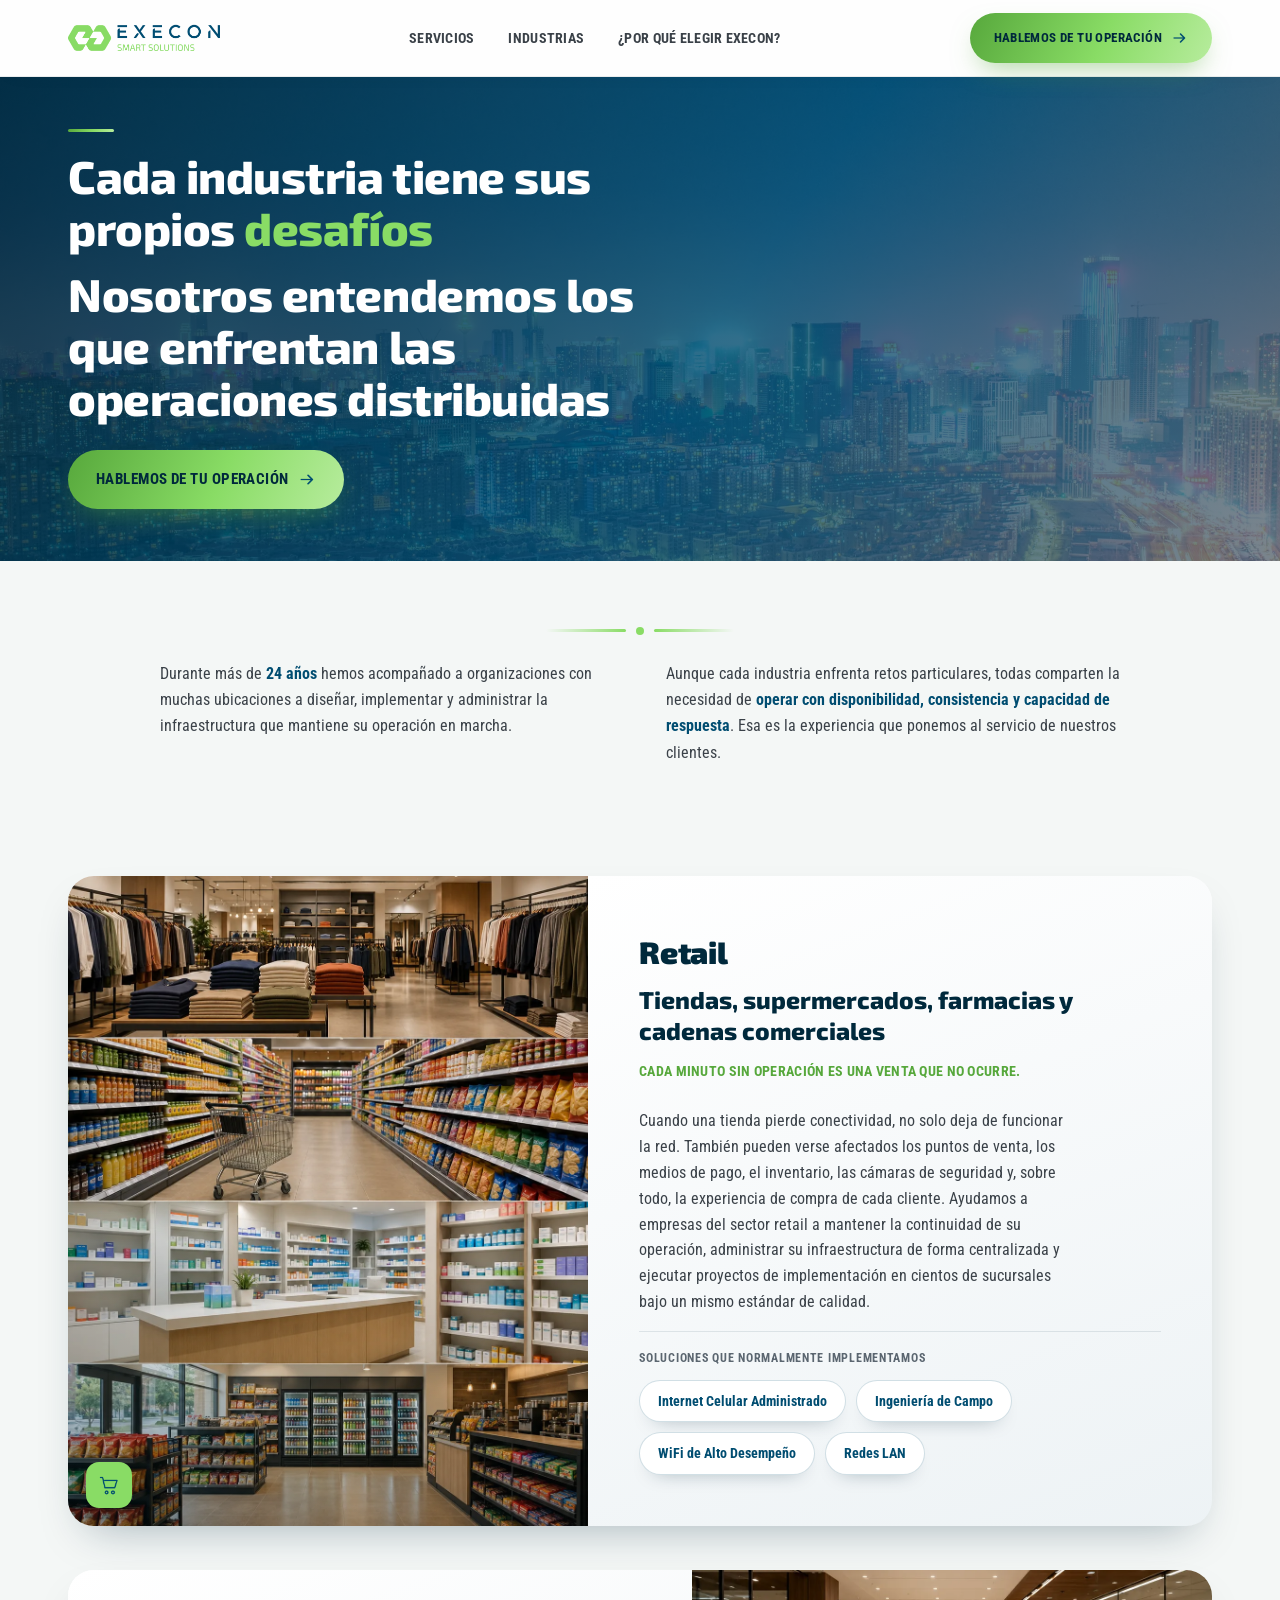
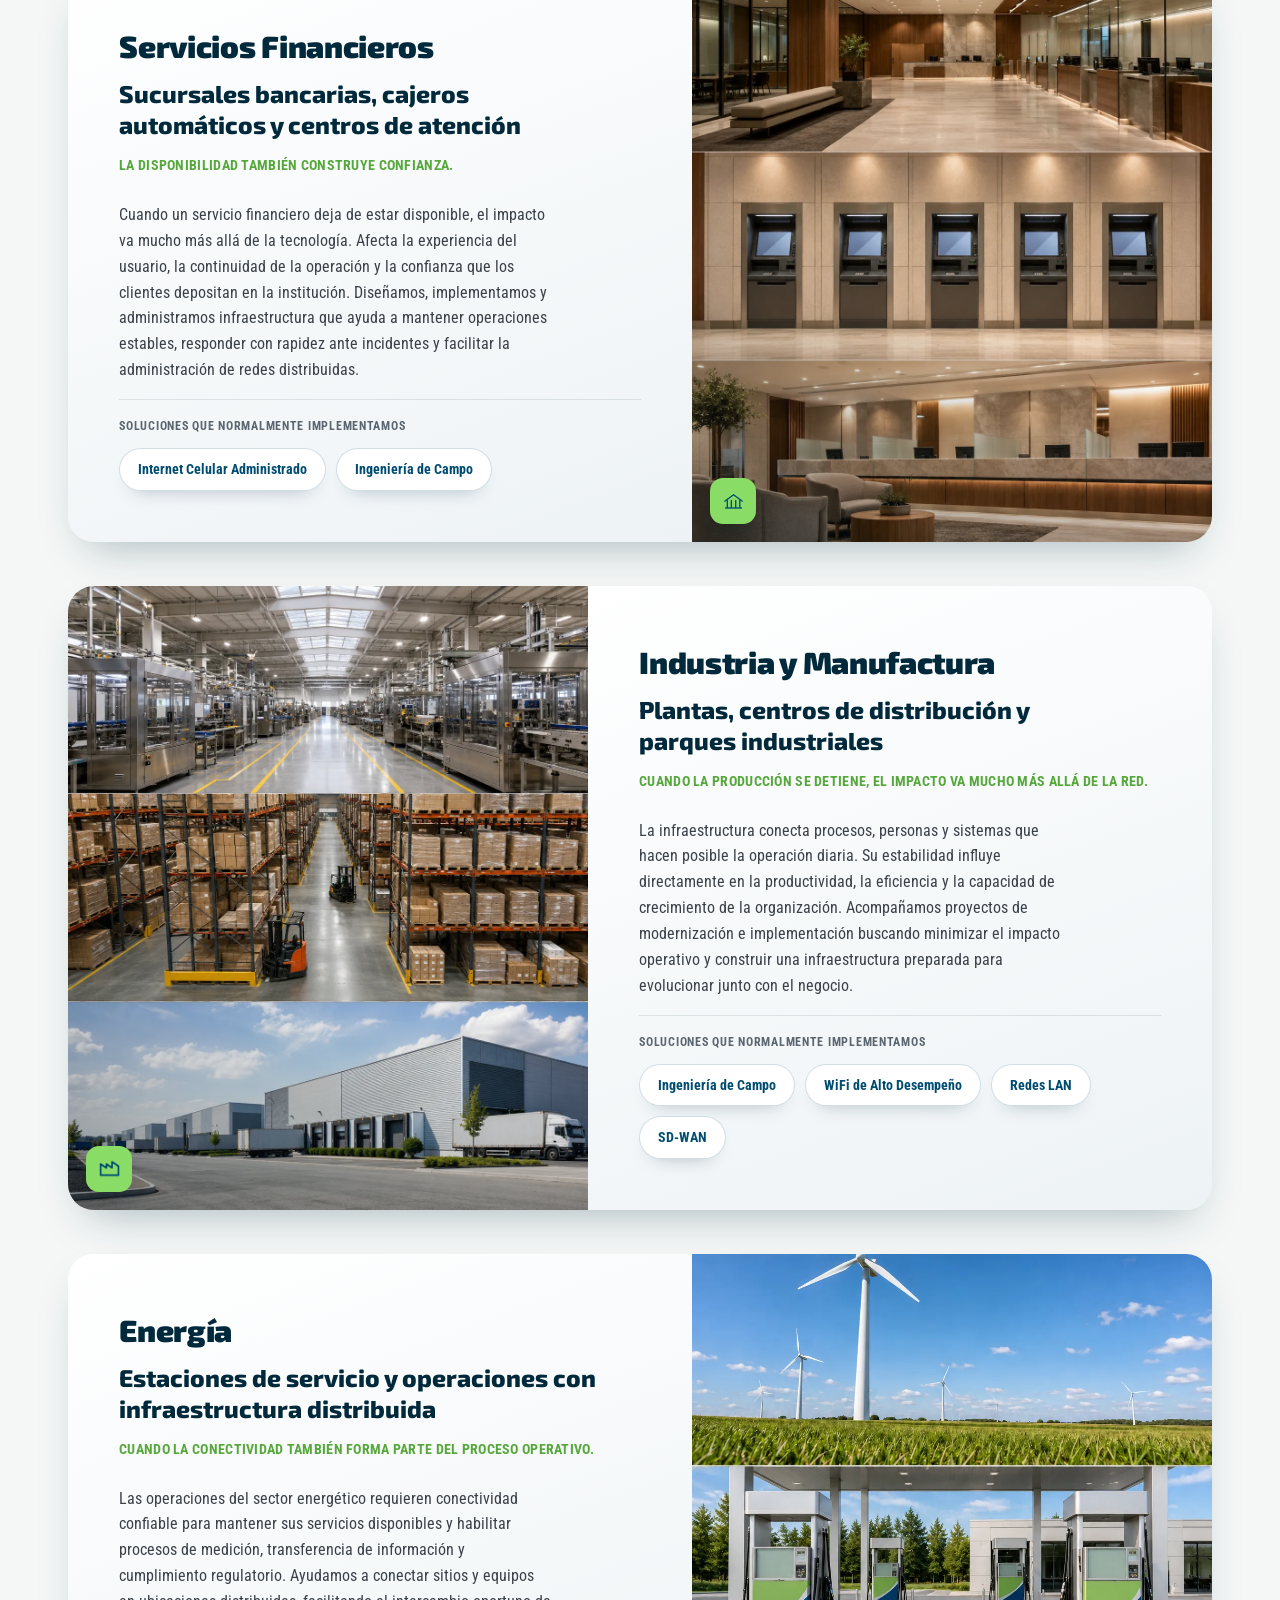
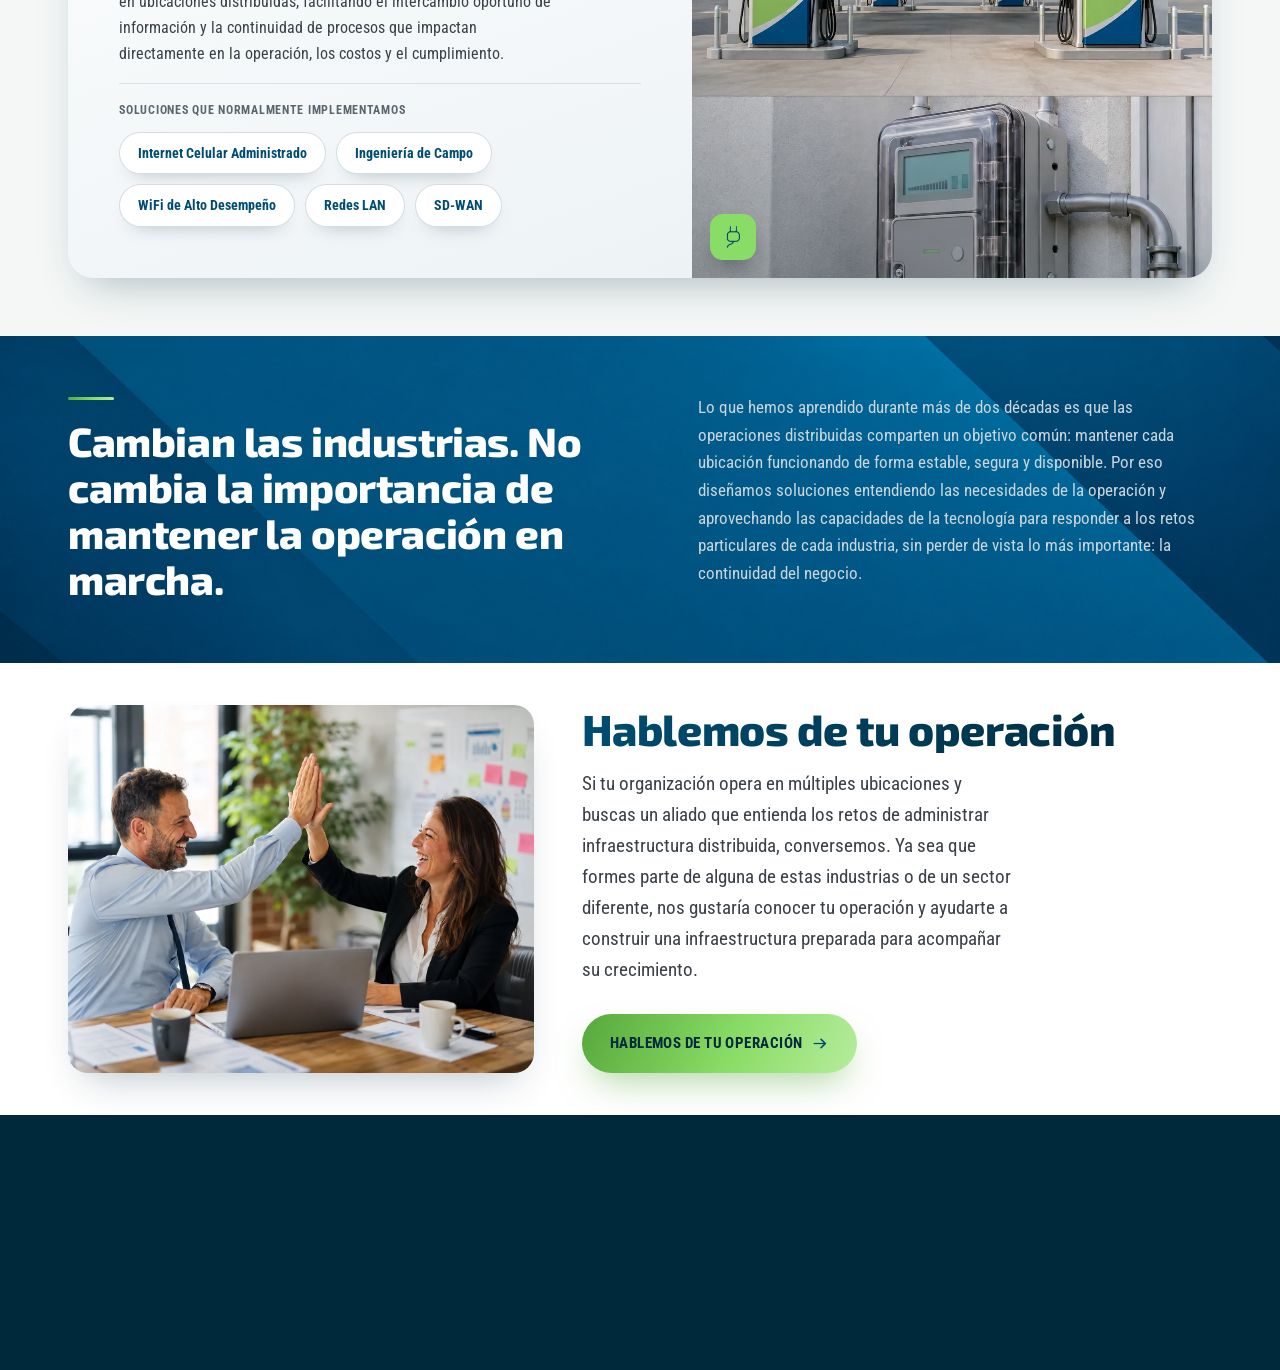
<file: industrias.html>
<!DOCTYPE html>
<html lang="es-MX">
<head>
<meta charset="UTF-8">
<meta name="viewport" content="width=device-width, initial-scale=1.0">
<title>Industrias | EXECON — Servicios Administrados de Infraestructura y Redes</title>
<meta name="description" content="En EXECON acompañamos a organizaciones con operaciones distribuidas en Retail, Servicios Financieros, Industria y Manufactura, y Energía a diseñar, implementar y administrar su infraestructura.">
<link rel="canonical" href="https://execon-mx.github.io/webExecon/industrias.html">
<meta property="og:type" content="website">
<meta property="og:title" content="Industrias | EXECON — Servicios Administrados de Infraestructura y Redes">
<meta property="og:description" content="En EXECON acompañamos a organizaciones con operaciones distribuidas en Retail, Servicios Financieros, Industria y Manufactura, y Energía a diseñar, implementar y administrar su infraestructura.">
<meta property="og:url" content="https://execon-mx.github.io/webExecon/industrias.html">
<meta property="og:locale" content="es_MX">
<meta property="og:image" content="https://execon-mx.github.io/webExecon/og-image.jpg">
<meta name="twitter:card" content="summary_large_image">
<link rel="preconnect" href="https://fonts.googleapis.com">
<link rel="preconnect" href="https://fonts.gstatic.com" crossorigin>
<link href="https://fonts.googleapis.com/css2?family=Exo+2:wght@500;600;700;800;900&family=Roboto+Condensed:wght@400;500;700&display=swap" rel="stylesheet">
<link rel="icon" type="image/png" sizes="48x48" href="favicon.png">
<link rel="apple-touch-icon" href="apple-touch-icon.png">
<link rel="stylesheet" href="styles.min.css">
</head>
<body>

<!-- ============ HEADER ============ -->
<header class="principal">
  <div class="wrap nav-fila">
    <a href="index.html" data-enlace="Inicio" class="logo">
      <img src="imagenes/logo-header.png" alt="EXECON" style="height:38px;width:auto;display:block" width="600" height="150" decoding="async">
    </a>

    <nav class="principal-links" id="navPrincipal">
      <div class="item">
        <a href="servicios.html">Servicios</a>
        <button type="button" class="submenu-toggle" aria-label="Mostrar opciones de Servicios" aria-expanded="false">
          <span class="flecha-submenu">&#9662;</span>
        </button>
        <div class="submenu">
          <a href="internet-celular-administrado.html"><img src="imagenes/icono-ica.png" alt="" style="width:16px;height:16px" width="32" height="32" loading="lazy" decoding="async">
Internet Celular Administrado</a>
          <a href="ingenieria-de-campo.html" ><img src="imagenes/icono-fs.png" alt="" style="width:16px;height:16px" width="32" height="32" loading="lazy" decoding="async">Ingeniería de Campo</a>
          <a href="redes-lan.html"><img src="imagenes/icono-lan.png" alt="" style="width:16px;height:16px" width="32" height="32" loading="lazy" decoding="async">Redes LAN</a>
          <a href="wifi-alto-desempeno.html"><img src="imagenes/icono-empresarial.png" alt="" style="width:16px;height:16px" width="32" height="32" loading="lazy" decoding="async">WiFi de Alto Desempeño</a>
          <a href="sd-wan.html"><img src="imagenes/icono-sdwan.png" alt="" style="width:16px;height:16px" width="32" height="32" loading="lazy" decoding="async">SD-WAN</a>
        </div>
      </div>
      <div class="item"><a href="industrias.html">Industrias</a></div>
      <div class="item"><a href="por-que-elegir-execon.html">¿Por qué elegir EXECON?</a></div>
    </nav>

    <div class="nav-cta">
      <a href="hablemos-de-tu-operacion.html"class="btn btn-primario">Hablemos de tu operación<img src="imagenes/cta-flecha.png" alt="" style="width:16px;height:16px" width="32" height="32" loading="lazy" decoding="async"></a>
      <button class="hamburguesa" id="btnMenu" aria-label="Abrir menú" aria-expanded="false">
        <span id="iconoMenu">&#9776;</span>
      </button>
    </div>
  </div>
</header>

<!-- ============ HERO — mismo diseño exacto del home ============ -->
<section class="hero" id="top">
  <img class="hero-foto" src="imagenes/fondo-industrias.webp" srcset="imagenes/fondo-industrias-800.webp 800w, imagenes/fondo-industrias.webp 1920w" sizes="100vw" width="1920" height="950" fetchpriority="high" decoding="async" alt="Operación distribuida con múltiples ubicaciones conectadas">
  <div class="hero-overlay" aria-hidden="true"></div>
  <div class="wrap hero-grid">
    <div>
      <div class="raya"></div>
      <h1>Cada industria tiene sus propios <em>desafíos</em></h1>
      <p class="hero-sub">Nosotros entendemos los que enfrentan las operaciones distribuidas</p>
      <div class="hero-cta">
        <a href="hablemos-de-tu-operacion.html" data-enlace="Hablemos de tu operación" class="btn btn-primario">Hablemos de tu operación <img src="imagenes/cta-flecha.png" alt="" class="icono-placeholder" width="32" height="32" loading="lazy" decoding="async"></a>
      </div>
    </div>
  </div>
</section>

<!-- ============ INTRODUCCIÓN ============ -->
<section class="intro">
  <div class="wrap">
    <div class="intro-divisor" aria-hidden="true">
      <span class="raya-h"></span><span class="punto-mid"></span><span class="raya-h derecha"></span>
    </div>
    <div class="intro-cols">
      <p>Durante más de <strong>24 años</strong> hemos acompañado a organizaciones con muchas ubicaciones a diseñar, implementar y administrar la infraestructura que mantiene su operación en marcha.</p>
      <p>Aunque cada industria enfrenta retos particulares, todas comparten la necesidad de <strong>operar con disponibilidad, consistencia y capacidad de respuesta</strong>. Esa es la experiencia que ponemos al servicio de nuestros clientes.</p>
    </div>
  </div>
</section>

<!-- ============ INDUSTRIAS — tarjetas alternadas ============ -->
<section class="pad" id="industrias-detalle">
  <div class="wrap">
    <div class="industrias-lista">

    <div class="industria" id="retail">
      <div class="industria-card reveal">
        <div class="industria-media" role="img" aria-label="Tienda de retail con puntos de venta">
          <img class="foto-cubierta" src="imagenes/retail-collage.webp" alt="" width="1145" height="1374" loading="lazy" decoding="async">
          <div class="industria-media-etiqueta"><div class="icobox"><img src="imagenes/icono-retail.png" alt="" class="icono-placeholder" width="40" height="40" loading="lazy" decoding="async"></div></div>
        </div>
        <div class="industria-panel">
          <div class="industria-encabezado">
            <div class="industria-titulos">
              <h2 class="industria-nombre">Retail</h2>
              <h3 class="industria-frase">Tiendas, supermercados, farmacias y cadenas comerciales</h3>
            </div>
          </div>
          <div class="industria-eyebrow">Cada minuto sin operación es una venta que no ocurre.</div>
          <p class="industria-cuerpo">Cuando una tienda pierde conectividad, no solo deja de funcionar la red. También pueden verse afectados los puntos de venta, los medios de pago, el inventario, las cámaras de seguridad y, sobre todo, la experiencia de compra de cada cliente. Ayudamos a empresas del sector retail a mantener la continuidad de su operación, administrar su infraestructura de forma centralizada y ejecutar proyectos de implementación en cientos de sucursales bajo un mismo estándar de calidad.</p>
          <div class="industria-soluciones">
            <div class="industria-soluciones-etiqueta">Soluciones que normalmente implementamos</div>
            <div class="chips">
              <a href="internet-celular-administrado.html" data-enlace="Internet Celular Administrado" class="chip">Internet Celular Administrado</a>
              <a href="ingenieria-de-campo.html" data-enlace="Ingeniería de Campo" class="chip">Ingeniería de Campo</a>
              <a href="wifi-alto-desempeno.html" data-enlace="WiFi de Alto Desempeño" class="chip">WiFi de Alto Desempeño</a>
              <a href="redes-lan.html" data-enlace="Redes LAN" class="chip">Redes LAN</a>
            </div>
          </div>
        </div>
      </div>
    </div>

    <div class="industria" id="financieros">
      <div class="industria-card reveal">
        <div class="industria-media" role="img" aria-label="Tienda de retail con puntos de venta">
          <img class="foto-cubierta" src="imagenes/bancos-collage.webp" alt="" width="1145" height="1374" loading="lazy" decoding="async">
          <div class="industria-media-etiqueta"><div class="icobox"><img src="imagenes/icono-financiero.png" alt="" class="icono-placeholder" width="40" height="40" loading="lazy" decoding="async"></div></div>
        </div>
        <div class="industria-panel">
          <div class="industria-encabezado">
            <div class="industria-titulos">
              <h2 class="industria-nombre">Servicios Financieros</h2>
              <h3 class="industria-frase">Sucursales bancarias, cajeros automáticos y centros de atención</h3>
            </div>
          </div>
          <div class="industria-eyebrow">La disponibilidad también construye confianza.</div>
          <p class="industria-cuerpo">Cuando un servicio financiero deja de estar disponible, el impacto va mucho más allá de la tecnología. Afecta la experiencia del usuario, la continuidad de la operación y la confianza que los clientes depositan en la institución. Diseñamos, implementamos y administramos infraestructura que ayuda a mantener operaciones estables, responder con rapidez ante incidentes y facilitar la administración de redes distribuidas.</p>
          <div class="industria-soluciones">
            <div class="industria-soluciones-etiqueta">Soluciones que normalmente implementamos</div>
            <div class="chips">
              <a href="internet-celular-administrado.html" data-enlace="Internet Celular Administrado" class="chip">Internet Celular Administrado</a>
              <a href="ingenieria-de-campo.html" data-enlace="Ingeniería de Campo" class="chip">Ingeniería de Campo</a>
            </div>
          </div>
        </div>
      </div>
    </div>

    <div class="industria" id="manufactura">
      <div class="industria-card reveal">
        <div class="industria-media" role="img" aria-label="Tienda de retail con puntos de venta">
          <img class="foto-cubierta" src="imagenes/manufactura-collage.webp" alt="" width="1146" height="1373" loading="lazy" decoding="async">
          <div class="industria-media-etiqueta"><div class="icobox"><img src="imagenes/icono-fabrica.png" alt="" class="icono-placeholder" width="52" height="52" loading="lazy" decoding="async"></div></div>
        </div>
        <div class="industria-panel">
          <div class="industria-encabezado">
            <div class="industria-titulos">
              <h2 class="industria-nombre">Industria y Manufactura</h2>
              <h3 class="industria-frase">Plantas, centros de distribución y parques industriales</h3>
            </div>
          </div>
          <div class="industria-eyebrow">Cuando la producción se detiene, el impacto va mucho más allá de la red.</div>
          <p class="industria-cuerpo">La infraestructura conecta procesos, personas y sistemas que hacen posible la operación diaria. Su estabilidad influye directamente en la productividad, la eficiencia y la capacidad de crecimiento de la organización. Acompañamos proyectos de modernización e implementación buscando minimizar el impacto operativo y construir una infraestructura preparada para evolucionar junto con el negocio.</p>
          <div class="industria-soluciones">
            <div class="industria-soluciones-etiqueta">Soluciones que normalmente implementamos</div>
            <div class="chips">
              <a href="ingenieria-de-campo.html" data-enlace="Ingeniería de Campos" class="chip">Ingeniería de Campo</a>
              <a href="wifi-alto-desempeno.html" data-enlace="WiFi de Alto Desempeño" class="chip">WiFi de Alto Desempeño</a>
              <a href="redes-lan.html" data-enlace="Redes LAN" class="chip">Redes LAN</a>
              <a href="sd-wan.html" data-enlace="SD-WAN" class="chip">SD-WAN</a>
            </div>
          </div>
        </div>
      </div>
    </div>

    <div class="industria" id="energia">
      <div class="industria-card reveal">
        <div class="industria-media" role="img" aria-label="Tienda de retail con puntos de venta">
          <img class="foto-cubierta" src="imagenes/energia-collage.webp" alt="" width="1024" height="1536" loading="lazy" decoding="async">
          <div class="industria-media-etiqueta"><div class="icobox"><img src="imagenes/icono-enchufe.png" alt="" class="icono-placeholder" width="40" height="40" loading="lazy" decoding="async"></div></div>
        </div>
        <div class="industria-panel">
          <div class="industria-encabezado">
            <div class="industria-titulos">
              <h2 class="industria-nombre">Energía</h2>
              <h3 class="industria-frase">Estaciones de servicio y operaciones con infraestructura distribuida</h3>
            </div>
          </div>
          <div class="industria-eyebrow">Cuando la conectividad también forma parte del proceso operativo.</div>
          <p class="industria-cuerpo">Las operaciones del sector energético requieren conectividad confiable para mantener sus servicios disponibles y habilitar procesos de medición, transferencia de información y cumplimiento regulatorio. Ayudamos a conectar sitios y equipos en ubicaciones distribuidas, facilitando el intercambio oportuno de información y la continuidad de procesos que impactan directamente en la operación, los costos y el cumplimiento.</p>
          <div class="industria-soluciones">
            <div class="industria-soluciones-etiqueta">Soluciones que normalmente implementamos</div>
            <div class="chips">
              <a href="internet-celular-administrado.html" data-enlace="Internet Celular Administrado" class="chip">Internet Celular Administrado</a>
              <a href="ingenieria-de-campo.html" data-enlace="Ingenieria de Campo" class="chip">Ingeniería de Campo</a>
              <a href="wifi-alto-desempeno.html" data-enlace="WiFi de Alto Desempeño" class="chip">WiFi de Alto Desempeño</a>
              <a href="redes-lan.html" data-enlace="Redes LAN" class="chip">Redes LAN</a>
              <a href="sd-wan.html" data-enlace="SD-WAN" class="chip">SD-WAN</a>
            </div>
          </div>
        </div>
      </div>
    </div>

    </div>
  </div>
</section>

<!-- ============ CIERRE ============ -->
<section class="on-dark pad">
  <div class="bg-imagen" style="background-image:url('imagenes/fondo-diagonal.jpg')"></div>
  <div class="wrap cierre contenido-sobre-imagen">
    <div class="reveal">
      <div class="raya"></div>
      <h2 class="titulo">Cambian las industrias. No cambia la importancia de mantener la operación en marcha.</h2>
    </div>
    <p class="subtitulo-txt reveal">Lo que hemos aprendido durante más de dos décadas es que las operaciones distribuidas comparten un objetivo común: mantener cada ubicación funcionando de forma estable, segura y disponible. Por eso diseñamos soluciones entendiendo las necesidades de la operación y aprovechando las capacidades de la tecnología para responder a los retos particulares de cada industria, sin perder de vista lo más importante: la continuidad del negocio.</p>
  </div>
</section>

<!-- ============ CTA FINAL (idéntico al home) ============ -->
<section class="cta-final" id="contacto">
  <div class="wrap">
    <div class="cta-final-foto" role="img" aria-label="Equipo conversando sobre una operación de negocio">
      <img class="foto-cubierta" src="imagenes/cta-foto.webp" alt="" width="1423" height="1105" loading="lazy" decoding="async">
    </div>
    <div class="cta-final-contenido">
      <h2 class="titulo">Hablemos de tu operación</h2>
      <p class="subtitulo-txt">Si tu organización opera en múltiples ubicaciones y buscas un aliado que entienda los retos de administrar infraestructura distribuida, conversemos. Ya sea que formes parte de alguna de estas industrias o de un sector diferente, nos gustaría conocer tu operación y ayudarte a construir una infraestructura preparada para acompañar su crecimiento.</p>
      <a href="hablemos-de-tu-operacion.html" data-enlace="Hablemos de tu operación" class="btn btn-primario">Hablemos de tu operación <img src="imagenes/cta-flecha.png" alt="" class="icono-placeholder" width="32" height="32" loading="lazy" decoding="async"></a>
    </div>
  </div>
</section>

<!-- ============ FOOTER ============ -->
<footer id="trabajamos">
  <div class="wrap">
    <div class="footer-grid">
      <div>
        <a href="index.html" data-enlace="Inicio" class="logo">
          <img src="imagenes/logo-footer.png" alt="EXECON" style="height:56px;width:auto;display:block" width="600" height="150" loading="lazy" decoding="async">
        </a>
      </div>
      <div>
        <h4>Navegación</h4>
        <ul class="footer-nav-paginas">
          <li><a href="servicios.html">Servicios</a></li>
		  <li><a href="industrias.html">Industrias</a></li>
          <li><a href="por-que-elegir-execon.html">¿Por qué elegir EXECON?</a></li>
        </ul>
      </div>
      <div>
        <h4>Contacto</h4>
        <div class="footer-contacto-fila">
          <img src="imagenes/pin.png" alt="" style="width:15px;height:15px" width="30" height="30" loading="lazy" decoding="async">
          <address class="footer-direccion">
            Edificio EXECON, Calle José Benítez 2190 Piso 3, Colonia Obispado. C.P. 64060, Monterrey, Nuevo León, México
          </address>
        </div>
        <div class="footer-contacto-fila">
          <img src="imagenes/telefono.png" alt="" style="width:15px;height:15px" width="30" height="30" loading="lazy" decoding="async">
          <a href="tel:+528182151900">+52 81 8215 1900</a>
        </div>
        <div class="footer-contacto-fila">
          <img src="imagenes/correo.png" alt="" style="width:15px;height:15px" width="30" height="30" loading="lazy" decoding="async">
          <a href="mailto:info@execon.mx">info@execon.mx</a>
        </div>
      </div>
    </div>
    <p class="footer-legal">
      <span>2026. Consultoría y Asesoría de Redes SA de CV. Todos los derechos reservados.</span>
      <span class="separador">|</span>
      <a href="AVISO-DE-PRIVACIDAD.pdf" target="_blank" rel="noopener" data-enlace="Aviso de Privacidad" class="footer-aviso">Aviso de Privacidad</a>
    </p>
  </div>
</footer>

<script>
  const btnMenu = document.getElementById('btnMenu');
  const nav = document.getElementById('navPrincipal');
  const iconoMenu = document.getElementById('iconoMenu');
  btnMenu.addEventListener('click', () => {
    const abierto = nav.classList.toggle('abierto');
    btnMenu.setAttribute('aria-expanded', abierto);
    iconoMenu.innerHTML = abierto ? '&#10005;' : '&#9776;';
  });
  document.querySelectorAll('.submenu-toggle').forEach(boton=>{
    boton.addEventListener('click', (e)=>{
      e.preventDefault();
      e.stopPropagation();
      const item = boton.closest('.item');
      const abierto = item.classList.toggle('abierto');
      boton.setAttribute('aria-expanded', abierto);
    });
  });
  document.querySelectorAll('.principal-links a').forEach(a=>{
    a.addEventListener('click', ()=>{
      if(window.innerWidth <= 980){ nav.classList.remove('abierto'); btnMenu.setAttribute('aria-expanded','false'); iconoMenu.innerHTML = '&#9776;'; }
    });
  });
  const observador = new IntersectionObserver((entradas)=>{
    entradas.forEach(en=>{ if(en.isIntersecting){ en.target.classList.add('mostrar'); observador.unobserve(en.target); } });
  }, { threshold:.15 });
  document.querySelectorAll('.reveal').forEach(el=> observador.observe(el));
</script>
</body>
</html>
</file>
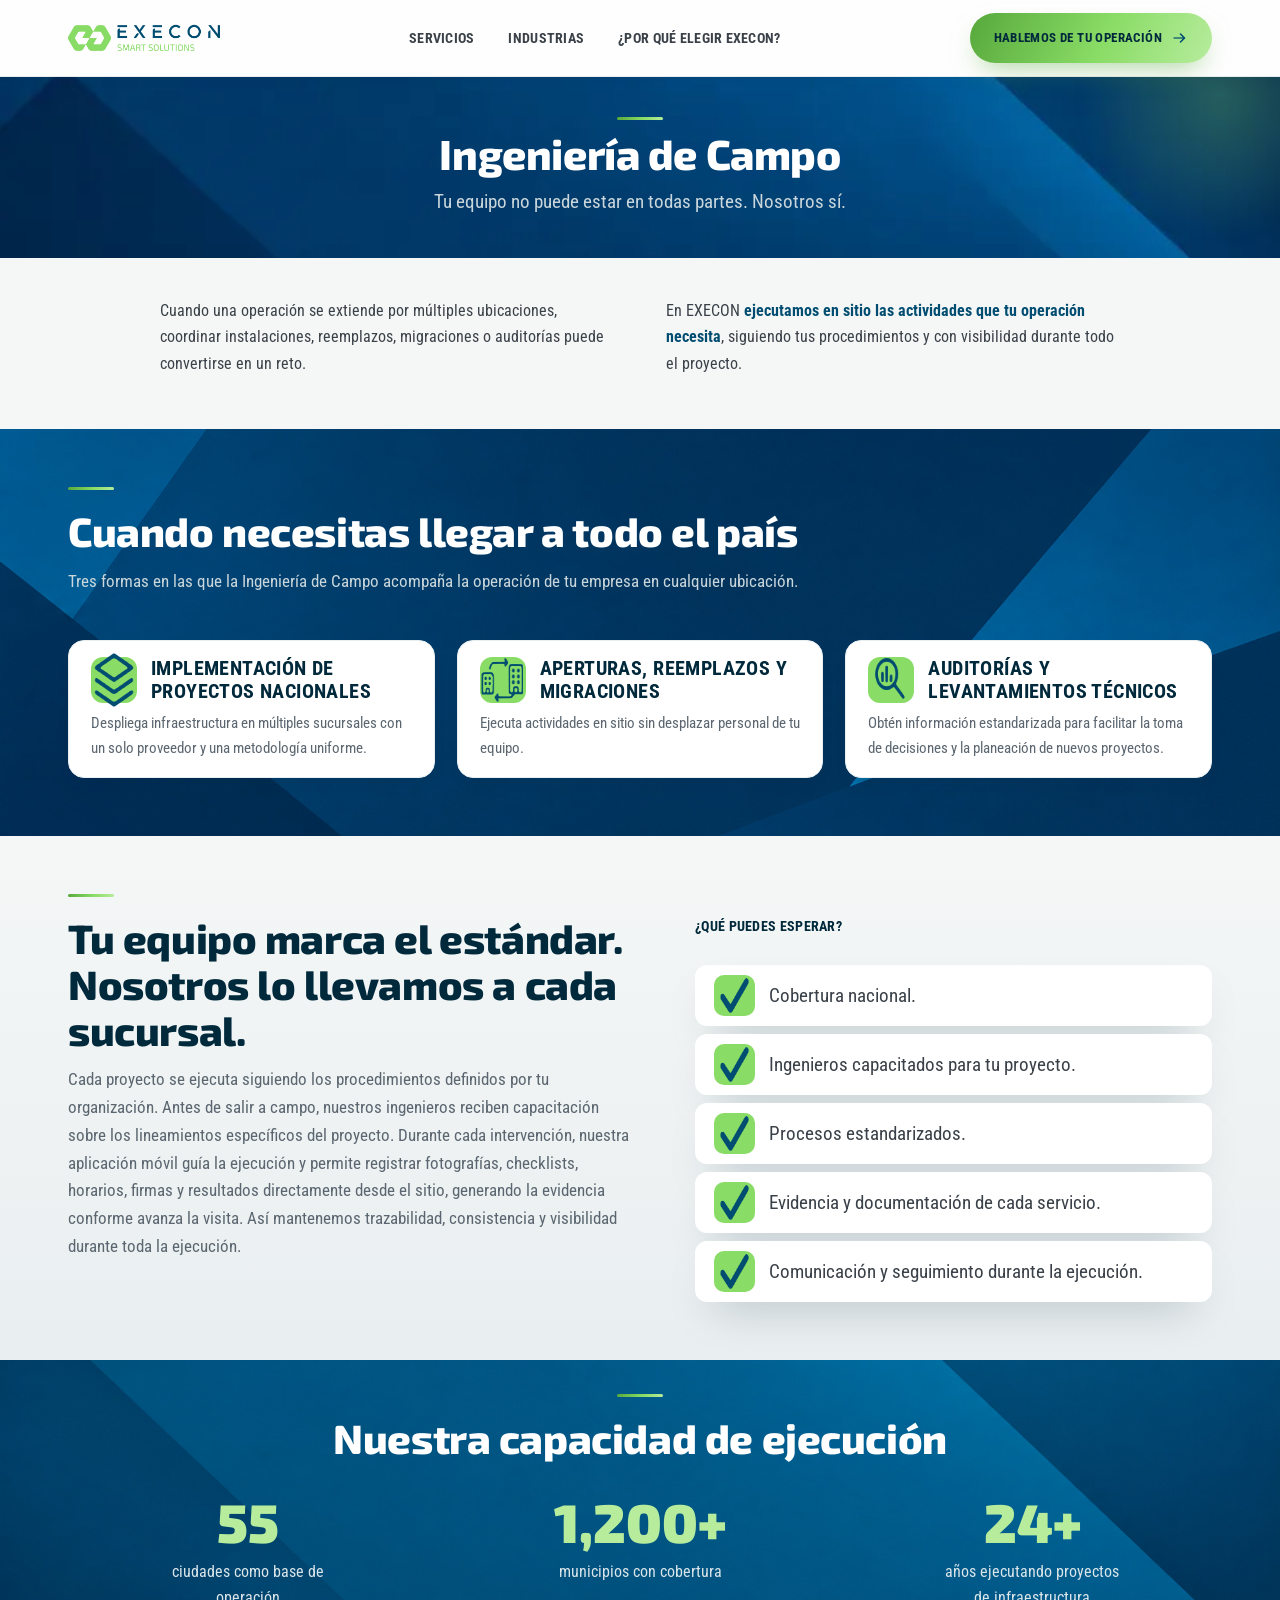
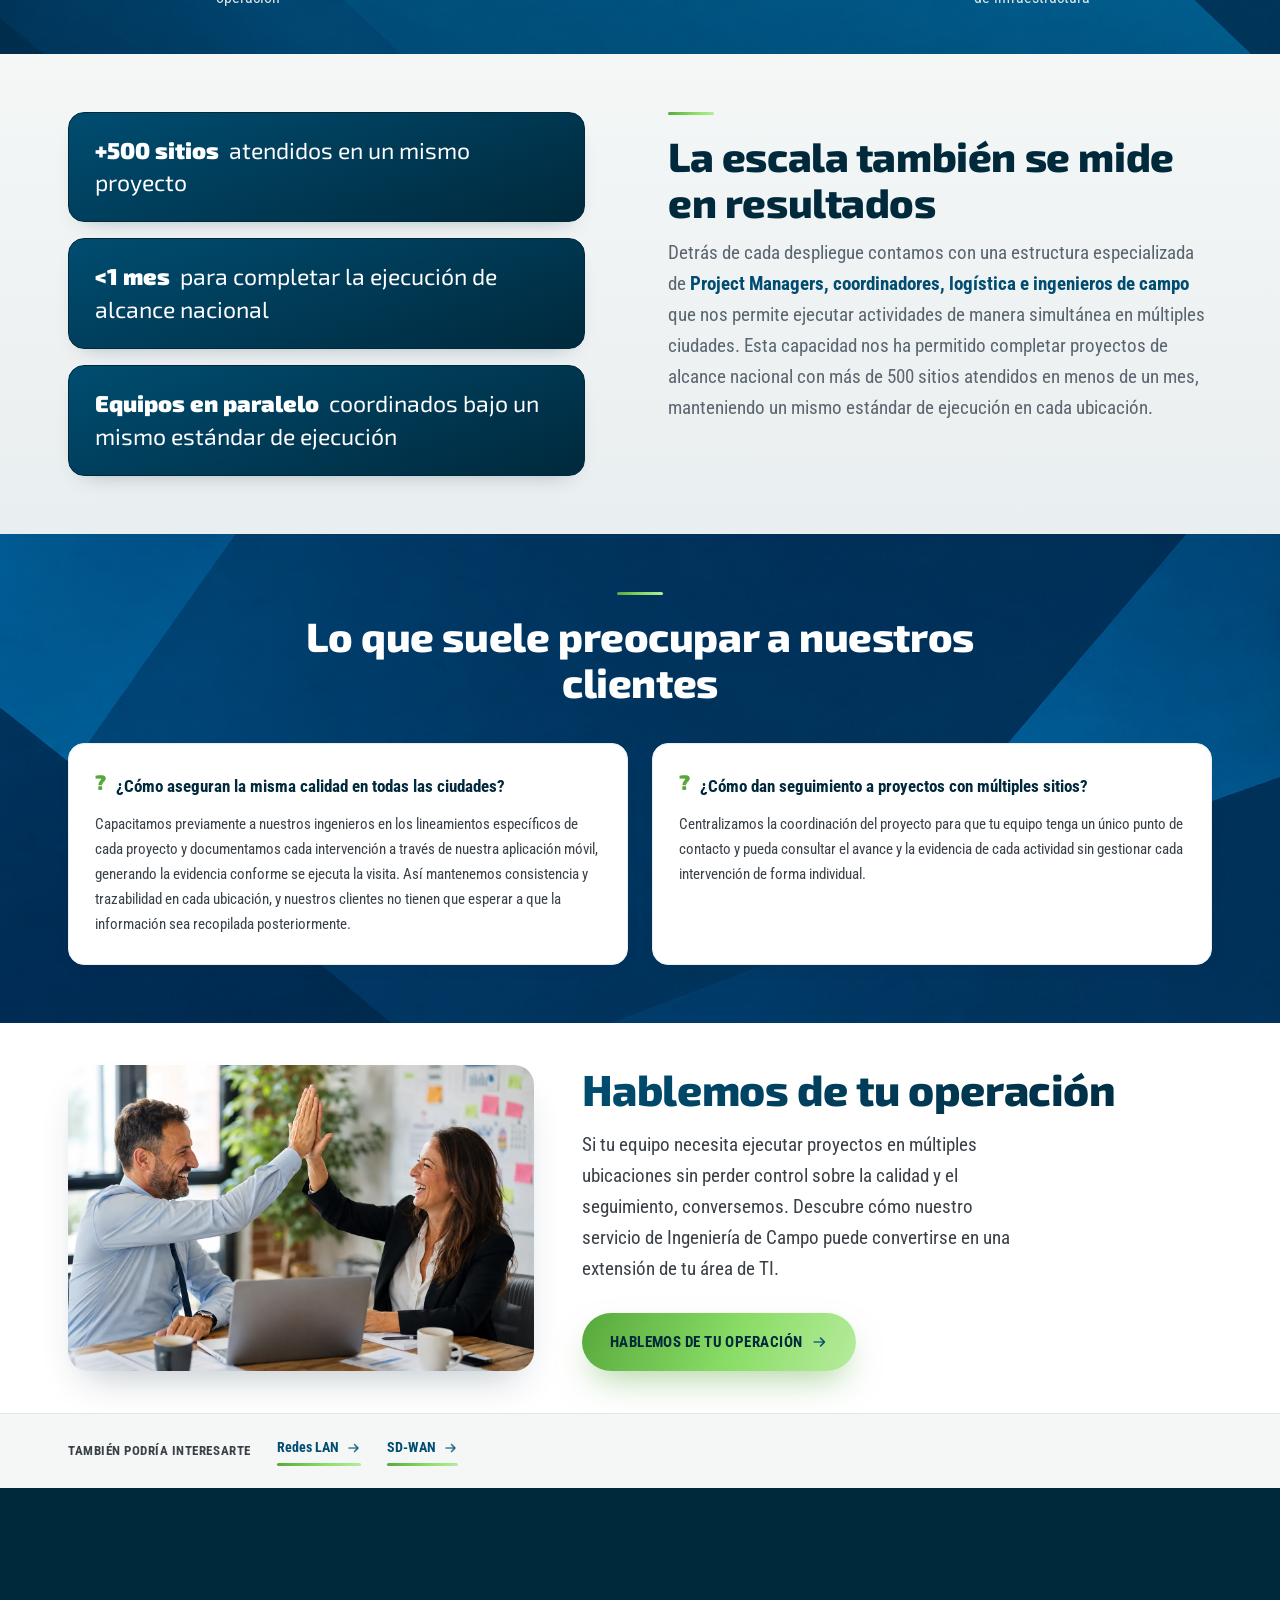
<file: ingenieria-de-campo.html>
<!DOCTYPE html>
<html lang="es-MX">
<head>
<meta charset="UTF-8">
<meta name="viewport" content="width=device-width, initial-scale=1.0">
<title>Ingeniería de Campo | EXECON — Servicios Administrados de Infraestructura y Redes</title>
<meta name="description" content="Field Services de EXECON: ejecución en sitio de instalaciones, reemplazos, migraciones y auditorías técnicas en todo el país, con procesos estandarizados y trazabilidad.">
<link rel="canonical" href="https://execon-mx.github.io/webExecon/ingenieria-de-campo.html">
<meta property="og:type" content="website">
<meta property="og:title" content="Ingeniería de Campo | EXECON — Servicios Administrados de Infraestructura y Redes">
<meta property="og:description" content="Field Services de EXECON: ejecución en sitio de instalaciones, reemplazos, migraciones y auditorías técnicas en todo el país, con procesos estandarizados y trazabilidad.">
<meta property="og:url" content="https://execon-mx.github.io/webExecon/ingenieria-de-campo.html">
<meta property="og:locale" content="es_MX">
<meta property="og:image" content="https://execon-mx.github.io/webExecon/og-image.jpg">
<meta name="twitter:card" content="summary_large_image">
<link rel="preconnect" href="https://fonts.googleapis.com">
<link rel="preconnect" href="https://fonts.gstatic.com" crossorigin>
<link href="https://fonts.googleapis.com/css2?family=Exo+2:wght@500;600;700;800;900&family=Roboto+Condensed:wght@400;500;700&display=swap" rel="stylesheet">
<link rel="icon" type="image/png" sizes="48x48" href="favicon.png">
<link rel="apple-touch-icon" href="apple-touch-icon.png">
<link rel="stylesheet" href="styles.min.css">
</head>
<body>

<!-- ============ HEADER ============ -->
<header class="principal">
  <div class="wrap nav-fila">
    <a href="index.html" data-enlace="Inicio" class="logo">
      <img src="imagenes/logo-header.png" alt="EXECON" style="height:38px;width:auto;display:block" width="600" height="150" decoding="async">
    </a>

    <nav class="principal-links" id="navPrincipal">
      <div class="item">
        <a href="servicios.html">Servicios</a>
        <button type="button" class="submenu-toggle" aria-label="Mostrar opciones de Servicios" aria-expanded="false">
          <span class="flecha-submenu">&#9662;</span>
        </button>
        <div class="submenu">
          <a href="internet-celular-administrado.html"><img src="imagenes/icono-ica.png" alt="" style="width:16px;height:16px" width="32" height="32" loading="lazy" decoding="async">
Internet Celular Administrado</a>
          <a href="ingenieria-de-campo.html" ><img src="imagenes/icono-fs.png" alt="" style="width:16px;height:16px" width="32" height="32" loading="lazy" decoding="async">Ingeniería de Campo</a>
          <a href="redes-lan.html"><img src="imagenes/icono-lan.png" alt="" style="width:16px;height:16px" width="32" height="32" loading="lazy" decoding="async">Redes LAN</a>
          <a href="wifi-alto-desempeno.html"><img src="imagenes/icono-empresarial.png" alt="" style="width:16px;height:16px" width="32" height="32" loading="lazy" decoding="async">WiFi de Alto Desempeño</a>
          <a href="sd-wan.html"><img src="imagenes/icono-sdwan.png" alt="" style="width:16px;height:16px" width="32" height="32" loading="lazy" decoding="async">SD-WAN</a>
        </div>
      </div>
      <div class="item"><a href="industrias.html">Industrias</a></div>
      <div class="item"><a href="por-que-elegir-execon.html">¿Por qué elegir EXECON?</a></div>
    </nav>

    <div class="nav-cta">
      <a href="hablemos-de-tu-operacion.html"class="btn btn-primario">Hablemos de tu operación<img src="imagenes/cta-flecha.png" alt="" style="width:16px;height:16px" width="32" height="32" loading="lazy" decoding="async"></a>
      <button class="hamburguesa" id="btnMenu" aria-label="Abrir menú" aria-expanded="false">
        <span id="iconoMenu">&#9776;</span>
      </button>
    </div>
  </div>
</header>

<!-- ============ BANNER — Field Services ============ -->
<section class="banner" id="top">
  <div class="banner-imagen" style="background-image:image-set(url('imagenes/fondo-linea-800.webp') 1x, url('imagenes/fondo-linea.webp') 2x)"></div>
  <div class="banner-glow"></div>
  <div class="wrap banner-grid contenido-sobre-imagen">
    <div class="banner-texto">
      <div class="raya"></div>
      <h1>Ingeniería de Campo</h1>
      <p class="banner-sub">Tu equipo no puede estar en todas partes. Nosotros sí.</p>
    </div>
  </div>
</section>

<!-- ============ INTRODUCCIÓN ============ -->
<section class="intro">
  <div class="wrap">
    <div class="intro-cols reveal">
      <p>Cuando una operación se extiende por múltiples ubicaciones, coordinar instalaciones, reemplazos, migraciones o auditorías puede convertirse en un reto.</p>
      <p>En EXECON <strong>ejecutamos en sitio las actividades que tu operación necesita</strong>, siguiendo tus procedimientos y con visibilidad durante todo el proyecto.</p>
    </div>
  </div>
</section>

<!-- ============ CUANDO NECESITAS LLEGAR A TODO EL PAÍS ============ -->
<section class="on-dark pad" id="alcance">
  <div class="bg-imagen" style="background-image:url('imagenes/fondo-geometrico.jpg')"></div>
  <div class="wrap contenido-sobre-imagen">
    <div class="reveal">
      <div class="raya"></div>
      <h2 class="titulo" style="max-width:none">Cuando necesitas llegar a todo el país</h2>
      <p class="subtitulo-txt" style="max-width:none">Tres formas en las que la Ingeniería de Campo acompaña la operación de tu empresa en cualquier ubicación.</p>
    </div>

    <div class="servicios-grid tres-col">
      <div class="card-ingenieria reveal">
        <div class="card-encabezado">
          <div class="icobox"><img src="imagenes/icono_capas.png" alt="" width="64" height="64" loading="lazy" decoding="async"></div>
          <h3>Implementación de proyectos nacionales</h3>
        </div>
        <p>Despliega infraestructura en múltiples sucursales con un solo proveedor y una metodología uniforme.</p>
      </div>
      <div class="card-ingenieria reveal">
        <div class="card-encabezado">
          <div class="icobox"><img src="imagenes/icono_edificios.png" alt="" width="64" height="64" loading="lazy" decoding="async"></div>
          <h3>Aperturas, reemplazos y migraciones</h3>
        </div>
        <p>Ejecuta actividades en sitio sin desplazar personal de tu equipo.</p>
      </div>
      <div class="card-ingenieria reveal">
        <div class="card-encabezado">
          <div class="icobox"><img src="imagenes/icono_lupa_graficas.png" alt="" width="64" height="64" loading="lazy" decoding="async"></div>
          <h3>Auditorías y levantamientos técnicos</h3>
        </div>
        <p>Obtén información estandarizada para facilitar la toma de decisiones y la planeación de nuevos proyectos.</p>
      </div>
    </div>
  </div>
</section>

<!-- ============ TU EQUIPO MARCA EL ESTÁNDAR ============ -->
<section class="claro pad" id="estandar">
  <div class="wrap">
    <div class="estandar-grid">
      <div class="reveal">
        <div class="raya"></div>
        <h2 class="titulo" style="max-width:none">Tu equipo marca el estándar. Nosotros lo llevamos a cada sucursal.</h2>
        <p class="subtitulo-txt" style="max-width:none">Cada proyecto se ejecuta siguiendo los procedimientos definidos por tu organización. Antes de salir a campo, nuestros ingenieros reciben capacitación sobre los lineamientos específicos del proyecto. Durante cada intervención, nuestra aplicación móvil guía la ejecución y permite registrar fotografías, checklists, horarios, firmas y resultados directamente desde el sitio, generando la evidencia conforme avanza la visita. Así mantenemos trazabilidad, consistencia y visibilidad durante toda la ejecución.</p>
      </div>

      <div>
        <p class="reveal" style="font-family:var(--cond-b); font-weight:700; color:var(--azul-bajo); text-transform:uppercase; letter-spacing:.02em; font-size:.9rem; margin-top:21px; margin-bottom:2px;">¿Qué puedes esperar?</p>
        <ul class="lista-check compacta escalonado">
          <li class="reveal"><div class="icobox"><img src="imagenes/icono-checkmark.png" alt="" width="64" height="64" loading="lazy" decoding="async"></div><p>Cobertura nacional.</p></li>
          <li class="reveal"><div class="icobox"><img src="imagenes/icono-checkmark.png" alt="" width="64" height="64" loading="lazy" decoding="async"></div><p>Ingenieros capacitados para tu proyecto.</p></li>
          <li class="reveal"><div class="icobox"><img src="imagenes/icono-checkmark.png" alt="" width="64" height="64" loading="lazy" decoding="async"></div><p>Procesos estandarizados.</p></li>
          <li class="reveal"><div class="icobox"><img src="imagenes/icono-checkmark.png" alt="" width="64" height="64" loading="lazy" decoding="async"></div><p>Evidencia y documentación de cada servicio.</p></li>
          <li class="reveal"><div class="icobox"><img src="imagenes/icono-checkmark.png" alt="" width="64" height="64" loading="lazy" decoding="async"></div><p>Comunicación y seguimiento durante la ejecución.</p></li>
        </ul>
      </div>
    </div>
  </div>
</section>

<!-- ============ NUESTRA CAPACIDAD DE EJECUCIÓN ============ -->
<section class="on-dark pad capacidad-band" id="capacidad">
  <div class="bg-imagen" style="background-image:url('imagenes/fondo-diagonal.jpg')"></div>
  <div class="wrap contenido-sobre-imagen">
    <div class="cabecera-centrada" style="max-width:720px">
      <div class="raya centrada"></div>
      <h2 class="titulo" style="max-width:none">Nuestra capacidad de ejecución</h2>
    </div>

    <div class="stats-banda-ingenieria">
      <div class="stat-item-ingenieria reveal">
        <span class="stat-numero-ingenieria">55</span>
        <span class="stat-label-ingenieria">ciudades como base de operación</span>
      </div>
      <div class="stat-item-ingenieria reveal">
        <span class="stat-numero-ingenieria">1,200+</span>
        <span class="stat-label-ingenieria">municipios con cobertura</span>
      </div>
      <div class="stat-item-ingenieria reveal">
        <span class="stat-numero-ingenieria">24+</span>
        <span class="stat-label-ingenieria">años ejecutando proyectos de infraestructura</span>
      </div>
    </div>
  </div>
</section>

<!-- ============ LA ESCALA TAMBIÉN SE MIDE EN RESULTADOS ============ -->
<section class="claro pad" id="resultados">
  <div class="wrap">
    <div class="resultados-cols">
      <div class="resultados-grid">
        <div class="dato-card reveal">
          <span class="dato-numero">+500 sitios</span>
          <span class="dato-label">atendidos en un mismo proyecto</span>
        </div>
        <div class="dato-card reveal">
          <span class="dato-numero">&lt;1 mes</span>
          <span class="dato-label">para completar la ejecución de alcance nacional</span>
        </div>
        <div class="dato-card reveal">
          <span class="dato-numero">Equipos en paralelo</span>
          <span class="dato-label">coordinados bajo un mismo estándar de ejecución</span>
        </div>
      </div>

      <div>
        <div class="raya"></div>
        <h2 class="titulo" style="max-width:none">La escala también se mide en resultados</h2>
        <p class="subtitulo-txt" style="max-width:none">Detrás de cada despliegue contamos con una estructura especializada de <strong>Project Managers, coordinadores, logística e ingenieros de campo</strong> que nos permite ejecutar actividades de manera simultánea en múltiples ciudades. Esta capacidad nos ha permitido completar proyectos de alcance nacional con más de 500 sitios atendidos en menos de un mes, manteniendo un mismo estándar de ejecución en cada ubicación.</p>
      </div>
    </div>
  </div>
</section>

<!-- ============ LO QUE NORMALMENTE ANALIZAMOS CON NUESTROS CLIENTES ============ -->
<section class="on-dark pad" id="preguntas">
  <!-- Espacio para imagen de fondo: agregar aquí style="background-image:url('LINK-DEL-WEBHOST')" -->
  <div class="bg-imagen" style="background-image:url('imagenes/fondo-geometrico.jpg')"></div>
  <div class="wrap contenido-sobre-imagen">
    <div class="cabecera-centrada" style="max-width:760px">
      <div class="raya centrada"></div>
      <h2 class="titulo" style="max-width:none">Lo que suele preocupar a nuestros clientes</h2>
    </div>

    <div class="faq-grid">
      <div class="faq-card reveal">
        <div class="pregunta">
          <span class="signo">?</span>
          <h3>¿Cómo aseguran la misma calidad en todas las ciudades?</h3>
        </div>
        <p>Capacitamos previamente a nuestros ingenieros en los lineamientos específicos de cada proyecto y documentamos cada intervención a través de nuestra aplicación móvil, generando la evidencia conforme se ejecuta la visita. Así mantenemos consistencia y trazabilidad en cada ubicación, y nuestros clientes no tienen que esperar a que la información sea recopilada posteriormente.</p>
      </div>
      <div class="faq-card reveal">
        <div class="pregunta">
          <span class="signo">?</span>
          <h3>¿Cómo dan seguimiento a proyectos con múltiples sitios?</h3>
        </div>
        <p>Centralizamos la coordinación del proyecto para que tu equipo tenga un único punto de contacto y pueda consultar el avance y la evidencia de cada actividad sin gestionar cada intervención de forma individual.</p>
      </div>
    </div>
  </div>
</section>

<!-- ============ CTA FINAL ============ -->
<section class="cta-final" id="contacto">
  <div class="wrap">
    <div class="cta-final-foto">
      <img class="foto-cubierta" src="imagenes/cta-foto.webp" alt="Equipo de Field Services ejecutando una actividad en sitio" width="1423" height="1105" loading="lazy" decoding="async">
    </div>
    <div class="cta-final-contenido">
      <h2 class="titulo">Hablemos de tu operación</h2>
      <p class="subtitulo-txt">Si tu equipo necesita ejecutar proyectos en múltiples ubicaciones sin perder control sobre la calidad y el seguimiento, conversemos. Descubre cómo nuestro servicio de Ingeniería de Campo puede convertirse en una extensión de tu área de TI.</p>
      <a href="hablemos-de-tu-operacion.html" class="btn btn-primario">Hablemos de tu operación <img src="imagenes/cta-flecha.png" alt="" style="width:16px; height:16px;" width="32" height="32" loading="lazy" decoding="async"></a>
    </div>
  </div>
</section>

<!-- ============ TAMBIÉN PODRÍA INTERESARTE ============ -->
<section class="relacionados">
  <div class="wrap">
    <span class="etq">También podría interesarte</span>
     <a href="redes-lan.html" class="link-flecha">Redes LAN<img src="imagenes/cta-flecha.png" alt="" style="width:14px; height:14px;" width="32" height="32" loading="lazy" decoding="async"></a>
     <a href="sd-wan.html" class="link-flecha">SD-WAN <img src="imagenes/cta-flecha.png" alt="" style="width:14px; height:14px;" width="32" height="32" loading="lazy" decoding="async"></a>
  </div>
</section>

<!-- ============ FOOTER ============ -->
<footer id="trabajamos">
  <div class="wrap">
    <div class="footer-grid">
      <div>
        <a href="index.html" data-enlace="Inicio" class="logo">
          <img src="imagenes/logo-footer.png" alt="EXECON" style="height:56px;width:auto;display:block" width="600" height="150" loading="lazy" decoding="async">
        </a>
      </div>
      <div>
        <h4>Navegación</h4>
        <ul class="footer-nav-paginas">
          <li><a href="servicios.html">Servicios</a></li>
		  <li><a href="industrias.html">Industrias</a></li>
          <li><a href="por-que-elegir-execon.html">¿Por qué elegir EXECON?</a></li>
        </ul>
      </div>
      <div>
        <h4>Contacto</h4>
        <div class="footer-contacto-fila">
          <img src="imagenes/pin.png" alt="" style="width:15px;height:15px" width="30" height="30" loading="lazy" decoding="async">
          <address class="footer-direccion">
            Edificio EXECON, Calle José Benítez 2190 Piso 3, Colonia Obispado. C.P. 64060, Monterrey, Nuevo León, México
          </address>
        </div>
        <div class="footer-contacto-fila">
          <img src="imagenes/telefono.png" alt="" style="width:15px;height:15px" width="30" height="30" loading="lazy" decoding="async">
          <a href="tel:+528182151900">+52 81 8215 1900</a>
        </div>
        <div class="footer-contacto-fila">
          <img src="imagenes/correo.png" alt="" style="width:15px;height:15px" width="30" height="30" loading="lazy" decoding="async">
          <a href="mailto:info@execon.mx">info@execon.mx</a>
        </div>
      </div>
    </div>
    <p class="footer-legal">
      <span>2026. Consultoría y Asesoría de Redes SA de CV. Todos los derechos reservados.</span>
      <span class="separador">|</span>
      <a href="AVISO-DE-PRIVACIDAD.pdf" target="_blank" rel="noopener" data-enlace="Aviso de Privacidad" class="footer-aviso">Aviso de Privacidad</a>
    </p>
  </div>
</footer>

<script>
  const btnMenu = document.getElementById('btnMenu');
  const nav = document.getElementById('navPrincipal');
  const iconoMenu = document.getElementById('iconoMenu');
  btnMenu.addEventListener('click', () => {
    const abierto = nav.classList.toggle('abierto');
    btnMenu.setAttribute('aria-expanded', abierto);
    iconoMenu.innerHTML = abierto ? '&#10005;' : '&#9776;';
  });
  document.querySelectorAll('.submenu-toggle').forEach(boton=>{
    boton.addEventListener('click', (e)=>{
      e.preventDefault();
      e.stopPropagation();
      const item = boton.closest('.item');
      const abierto = item.classList.toggle('abierto');
      boton.setAttribute('aria-expanded', abierto);
    });
  });
  document.querySelectorAll('.principal-links a').forEach(a=>{
    a.addEventListener('click', ()=>{
      if(window.innerWidth <= 980){ nav.classList.remove('abierto'); btnMenu.setAttribute('aria-expanded','false'); iconoMenu.innerHTML = '&#9776;'; }
    });
  });
  const observador = new IntersectionObserver((entradas)=>{
    entradas.forEach(en=>{ if(en.isIntersecting){ en.target.classList.add('mostrar'); observador.unobserve(en.target); } });
  }, { threshold:.15 });
  document.querySelectorAll('.reveal').forEach(el=> observador.observe(el));
</script>
</body>
</html>
</file>
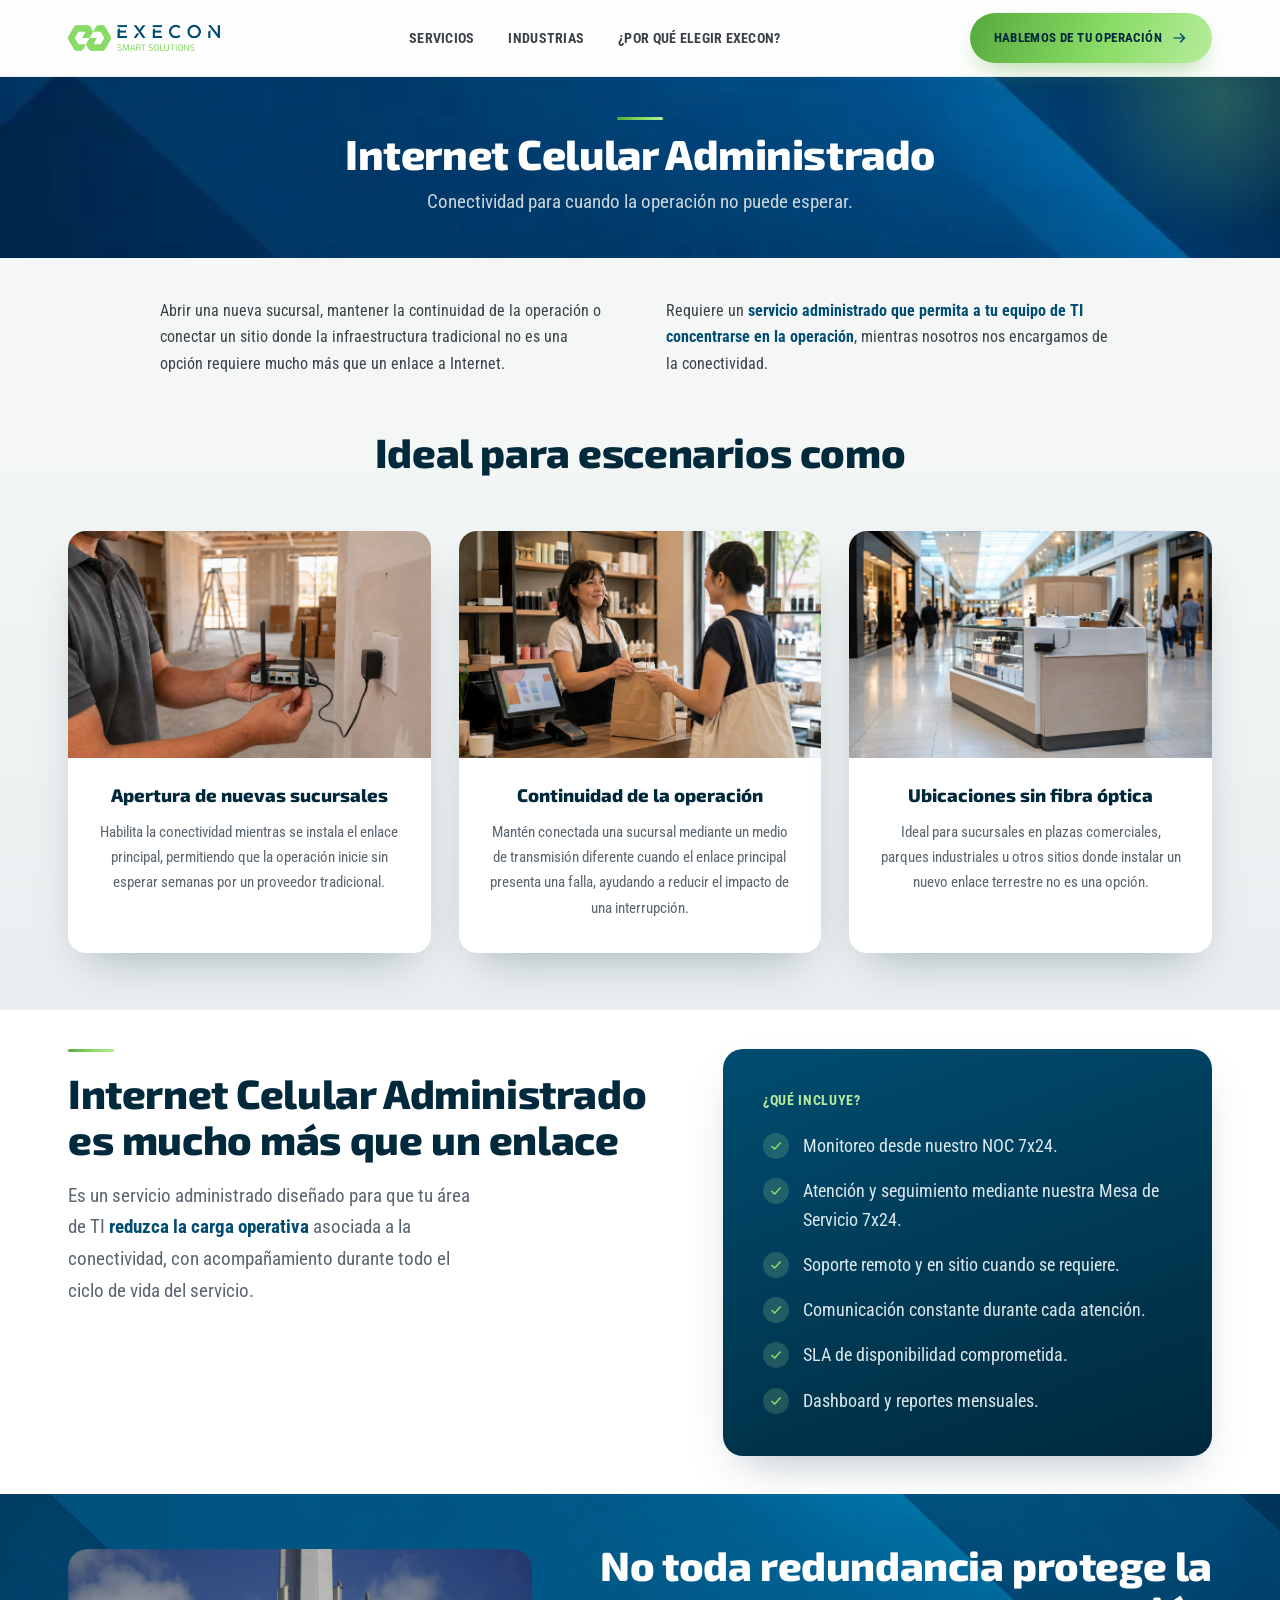
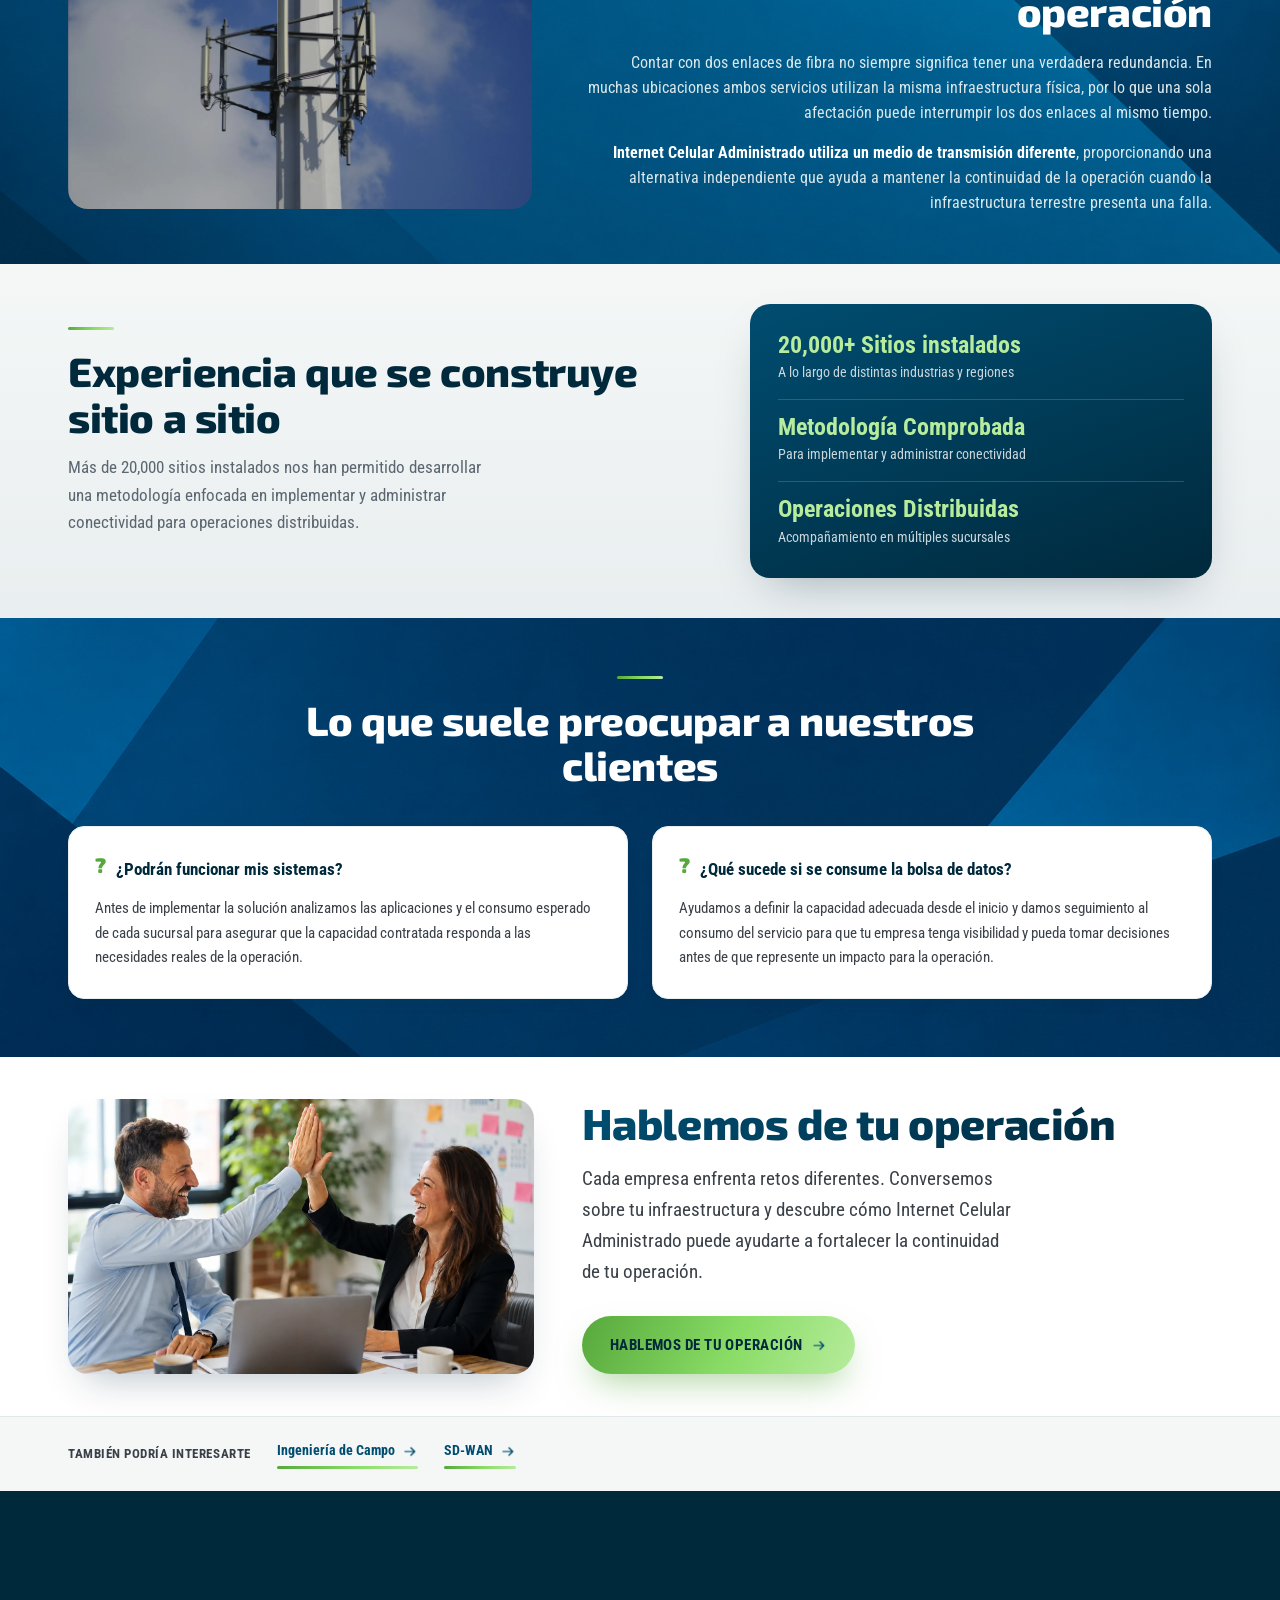
<file: internet-celular-administrado.html>
<!DOCTYPE html>
<html lang="es-MX">
<head>
<meta charset="UTF-8">
<meta name="viewport" content="width=device-width, initial-scale=1.0">
<title>Internet Celular Administrado | EXECON — Servicios Administrados de Infraestructura y Redes</title>
<meta name="description" content="Internet Celular Administrado de EXECON: conectividad rápida y confiable para aperturas de sucursales, respaldo ante fallas y ubicaciones sin fibra óptica. Monitoreo NOC 7x24 y Mesa de Servicio.">
<link rel="canonical" href="https://execon-mx.github.io/webExecon/internet-celular-administrado.html">
<meta property="og:type" content="website">
<meta property="og:title" content="Internet Celular Administrado | EXECON — Servicios Administrados de Infraestructura y Redes">
<meta property="og:description" content="Internet Celular Administrado de EXECON: conectividad rápida y confiable para aperturas de sucursales, respaldo ante fallas y ubicaciones sin fibra óptica. Monitoreo NOC 7x24 y Mesa de Servicio.">
<meta property="og:url" content="https://execon-mx.github.io/webExecon/internet-celular-administrado.html">
<meta property="og:locale" content="es_MX">
<meta property="og:image" content="https://execon-mx.github.io/webExecon/og-image.jpg">
<meta name="twitter:card" content="summary_large_image">
<link rel="preconnect" href="https://fonts.googleapis.com">
<link rel="preconnect" href="https://fonts.gstatic.com" crossorigin>
<link href="https://fonts.googleapis.com/css2?family=Exo+2:wght@500;600;700;800;900&family=Roboto+Condensed:wght@400;500;700&display=swap" rel="stylesheet">
<link rel="icon" type="image/png" sizes="48x48" href="favicon.png">
<link rel="apple-touch-icon" href="apple-touch-icon.png">
<link rel="stylesheet" href="styles.min.css">
</head>
<body>

<!-- ============ HEADER ============ -->
<header class="principal">
  <div class="wrap nav-fila">
    <a href="index.html" data-enlace="Inicio" class="logo">
      <img src="imagenes/logo-header.png" alt="EXECON" style="height:38px;width:auto;display:block" width="600" height="150" decoding="async">
    </a>

    <nav class="principal-links" id="navPrincipal">
      <div class="item">
        <a href="servicios.html">Servicios</a>
        <button type="button" class="submenu-toggle" aria-label="Mostrar opciones de Servicios" aria-expanded="false">
          <span class="flecha-submenu">&#9662;</span>
        </button>
        <div class="submenu">
          <a href="internet-celular-administrado.html"><img src="imagenes/icono-ica.png" alt="" style="width:16px;height:16px" width="32" height="32" loading="lazy" decoding="async">
Internet Celular Administrado</a>
          <a href="ingenieria-de-campo.html" ><img src="imagenes/icono-fs.png" alt="" style="width:16px;height:16px" width="32" height="32" loading="lazy" decoding="async">Ingeniería de Campo</a>
          <a href="redes-lan.html"><img src="imagenes/icono-lan.png" alt="" style="width:16px;height:16px" width="32" height="32" loading="lazy" decoding="async">Redes LAN</a>
          <a href="wifi-alto-desempeno.html"><img src="imagenes/icono-empresarial.png" alt="" style="width:16px;height:16px" width="32" height="32" loading="lazy" decoding="async">WiFi de Alto Desempeño</a>
          <a href="sd-wan.html"><img src="imagenes/icono-sdwan.png" alt="" style="width:16px;height:16px" width="32" height="32" loading="lazy" decoding="async">SD-WAN</a>
        </div>
      </div>
      <div class="item"><a href="industrias.html">Industrias</a></div>
      <div class="item"><a href="por-que-elegir-execon.html">¿Por qué elegir EXECON?</a></div>
    </nav>

    <div class="nav-cta">
      <a href="hablemos-de-tu-operacion.html"class="btn btn-primario">Hablemos de tu operación<img src="imagenes/cta-flecha.png" alt="" style="width:16px;height:16px" width="32" height="32" loading="lazy" decoding="async"></a>
      <button class="hamburguesa" id="btnMenu" aria-label="Abrir menú" aria-expanded="false">
        <span id="iconoMenu">&#9776;</span>
      </button>
    </div>
  </div>
</header>

<!-- ============ HERO PRODUCTO ============ -->
<section class="banner" id="top">
  <div class="banner-imagen" style="background-image:image-set(url('imagenes/fondo-linea-800.webp') 1x, url('imagenes/fondo-linea.webp') 2x)"></div>
  <div class="banner-glow"></div>
  <div class="wrap banner-grid contenido-sobre-imagen">
    <div class="banner-texto">
      <div class="raya"></div>
      <h1>Internet Celular Administrado</h1>
      <p class="banner-sub">Conectividad para cuando la operación no puede esperar.</p>
    </div>
  </div>
</section>

<!-- ============ INTRO DOS COLUMNAS ============ -->
<section class="intro">
  <div class="wrap">
    <div class="intro-cols">
      <p>Abrir una nueva sucursal, mantener la continuidad de la operación o conectar un sitio donde la infraestructura tradicional no es una opción requiere mucho más que un enlace a Internet.</p>
      <p>Requiere un <strong>servicio administrado que permita a tu equipo de TI concentrarse en la operación</strong>, mientras nosotros nos encargamos de la conectividad.</p>
    </div>
  </div>
</section>

<!-- ============ ESCENARIOS ============ -->
<section class="claro" id="escenarios" style="padding:0 0 clamp(36px,4.5vw,60px);">
  <div class="wrap">
    <div class="cabecera-centrada">
      <h2 class="titulo" style="max-width:none">Ideal para escenarios como</h2>
    </div>

    <div class="escenarios-grid-internetcelular">
      <div class="escenario-card-internetcelular reveal">
        <div class="escenario-imagen" style="background-image:url('imagenes/sucursales.webp');background-size:cover;background-position:center;"></div>
        <div class="escenario-card-cuerpo">
          <h3>Apertura de nuevas sucursales</h3>
          <p>Habilita la conectividad mientras se instala el enlace principal, permitiendo que la operación inicie sin esperar semanas por un proveedor tradicional.</p>
        </div>
      </div>
      <div class="escenario-card-internetcelular reveal">
        <div class="escenario-imagen" style="background-image:url('imagenes/continuidad.webp');background-size:cover;background-position:center;"></div>
        <div class="escenario-card-cuerpo">
          <h3>Continuidad de la operación</h3>
          <p>Mantén conectada una sucursal mediante un medio de transmisión diferente cuando el enlace principal presenta una falla, ayudando a reducir el impacto de una interrupción.</p>
        </div>
      </div>
      <div class="escenario-card-internetcelular reveal">
        <div class="escenario-imagen" style="background-image:url('imagenes/kiosko.webp');background-size:cover;background-position:center;"></div>
        <div class="escenario-card-cuerpo">
          <h3>Ubicaciones sin fibra óptica</h3>
          <p>Ideal para sucursales en plazas comerciales, parques industriales u otros sitios donde instalar un nuevo enlace terrestre no es una opción.</p>
        </div>
      </div>
    </div>
  </div>
</section>

<!-- ============ MÁS QUE UN ENLACE / QUÉ INCLUYE ============ -->
<section id="incluye" style="padding:clamp(24px,3vw,40px) 0; background:var(--blanco);">
  <div class="wrap enlace-split">
    <div class="enlace-texto reveal">
      <div class="raya"></div>
      <h2 class="titulo"><span style="white-space:nowrap">Internet Celular Administrado</span> es mucho más que un enlace</h2>
      <p>Es un servicio administrado diseñado para que tu área de TI <strong>reduzca la carga operativa</strong> asociada a la conectividad, con acompañamiento durante todo el ciclo de vida del servicio.</p>
    </div>

    <div class="incluye-caja reveal">
      <h4>¿Qué incluye?</h4>
      <div class="incluye-lista">
        <div class="incluye-item"><span class="marca"><img src="imagenes/checkmark-verde.png" style="width:14px;height:14px;" alt="" width="50" height="50" loading="lazy" decoding="async"></span><p>Monitoreo desde nuestro NOC 7x24.</p></div>
        <div class="incluye-item"><span class="marca"><img src="imagenes/checkmark-verde.png" style="width:14px;height:14px;" alt="" width="50" height="50" loading="lazy" decoding="async"></span><p>Atención y seguimiento mediante nuestra Mesa de Servicio 7x24.</p></div>
        <div class="incluye-item"><span class="marca"><img src="imagenes/checkmark-verde.png" style="width:14px;height:14px;" alt="" width="50" height="50" loading="lazy" decoding="async"></span><p>Soporte remoto y en sitio cuando se requiere.</p></div>
        <div class="incluye-item"><span class="marca"><img src="imagenes/checkmark-verde.png" style="width:14px;height:14px;" alt="" width="50" height="50" loading="lazy" decoding="async"></span><p>Comunicación constante durante cada atención.</p></div>
        <div class="incluye-item"><span class="marca"><img src="imagenes/checkmark-verde.png" style="width:14px;height:14px;" alt="" width="50" height="50" loading="lazy" decoding="async"></span><p>SLA de disponibilidad comprometida.</p></div>
		<div class="incluye-item"><span class="marca"><img src="imagenes/checkmark-verde.png" style="width:14px;height:14px;" alt="" width="50" height="50" loading="lazy" decoding="async"></span><p>Dashboard y reportes mensuales.</p></div>
      </div>
    </div>
  </div>
</section>

<!-- ============ CALLOUT: NO TODA REDUNDANCIA PROTEGE ============ -->
<section class="on-dark callout" id="redundancia">
<div class="bg-imagen-ph" aria-hidden="true" style="background-image:url('imagenes/fondo-diagonal.jpg');background-size:cover;background-position:center;"></div>
  <div class="wrap">
    <div class="callout-layout reveal">
      <div class="callout-imagen" aria-hidden="true" style="background-image:url('imagenes/torre-celular.webp');background-size:cover;background-position:center;"></div>
      <div class="callout-texto">
        <h2 class="titulo" style="max-width:none; margin-bottom:16px;">No toda redundancia protege la operación</h2>
        <p>Contar con dos enlaces de fibra no siempre significa tener una verdadera redundancia. En muchas ubicaciones ambos servicios utilizan la misma infraestructura física, por lo que una sola afectación puede interrumpir los dos enlaces al mismo tiempo.</p>
        <p><strong>Internet Celular Administrado utiliza un medio de transmisión diferente</strong>, proporcionando una alternativa independiente que ayuda a mantener la continuidad de la operación cuando la infraestructura terrestre presenta una falla.</p>
      </div>
    </div>
  </div>
</section>

<!-- ============ EXPERIENCIA ============ -->
<section id="experiencia" class="claro" style="padding:clamp(24px,3.5vw,40px) 0;">
  <div class="wrap">
    <div class="experiencia-grid-internetcelular">
      <div class="experiencia-texto-internetcelular">
        <div class="raya"></div>
        <h2 class="titulo" style="max-width:none">Experiencia que se construye sitio a sitio</h2>
        <p class="subtitulo-txt">Más de 20,000 sitios instalados nos han permitido desarrollar una metodología enfocada en implementar y administrar conectividad para operaciones distribuidas.</p>
      </div>
      <div class="stat-panel-internetcelular reveal">
        <div class="stat-item-internetcelular">
          <span class="stat-linea">20,000+ Sitios instalados</span>
          <span class="stat-detalle">A lo largo de distintas industrias y regiones</span>
        </div>
        <div class="stat-item-internetcelular">
          <span class="stat-linea">Metodología Comprobada</span>
          <span class="stat-detalle">Para implementar y administrar conectividad</span>
        </div>
        <div class="stat-item-internetcelular">
          <span class="stat-linea">Operaciones Distribuidas</span>
          <span class="stat-detalle">Acompañamiento en múltiples sucursales</span>
        </div>
      </div>
    </div>
  </div>
</section>

<!-- ============ LO QUE ANALIZAMOS CON CLIENTES ============ -->
<section class="on-dark pad">
  <div class="bg-imagen" style="background-image:url('imagenes/fondo-geometrico.jpg')"></div>
  <div class="wrap contenido-sobre-imagen">
    <div class="cabecera-centrada" style="max-width:760px">
      <div class="raya centrada"></div>
      <h2 class="titulo" style="max-width:none">Lo que suele preocupar a nuestros clientes</h2>
    </div>

    <div class="faq-grid">
      <div class="faq-card reveal">
        <div class="pregunta">
          <span class="signo">?</span>
          <h3>¿Podrán funcionar mis sistemas?</h3>
        </div>
        <p>Antes de implementar la solución analizamos las aplicaciones y el consumo esperado de cada sucursal para asegurar que la capacidad contratada responda a las necesidades reales de la operación.</p>
      </div>
      <div class="faq-card reveal">
        <div class="pregunta">
          <span class="signo">?</span>
          <h3>¿Qué sucede si se consume la bolsa de datos?</h3>
        </div>
        <p>Ayudamos a definir la capacidad adecuada desde el inicio y damos seguimiento al consumo del servicio para que tu empresa tenga visibilidad y pueda tomar decisiones antes de que represente un impacto para la operación.</p>
      </div>
    </div>
  </div>
</section>

<!-- ============ CTA FINAL ============ -->
<section class="cta-final" id="contacto">
  <div class="wrap">
    <div class="cta-final-foto">
      <img class="foto-cubierta" src="imagenes/cta-foto.webp" alt="Equipo conversando sobre una operación de negocio" width="1423" height="1105" loading="lazy" decoding="async">
    </div>
    <div class="cta-final-contenido">
      <h2 class="titulo">Hablemos de tu operación</h2>
      <p class="subtitulo-txt">Cada empresa enfrenta retos diferentes. Conversemos sobre tu infraestructura y descubre cómo Internet Celular Administrado puede ayudarte a fortalecer la continuidad de tu operación.</p>
      <a href="hablemos-de-tu-operacion.html" class="btn btn-primario">Hablemos de tu operación <span class="icono-inline" style="width:15px;height:15px;background-image:url('imagenes/cta-flecha.png');background-size:contain;background-repeat:no-repeat;background-position:center;border:none;opacity:1;"></span></a>
    </div>
  </div>
</section>

<!-- ============ TAMBIÉN PODRÍA INTERESARTE ============ -->
<section class="relacionados">
  <div class="wrap">
    <span class="etq">También podría interesarte</span>
    <a href="ingenieria-de-campo.html" class="link-flecha">Ingeniería de Campo<span class="icono-inline" style="width:15px;height:15px;background-image:url('imagenes/cta-flecha.png');background-size:contain;background-repeat:no-repeat;background-position:center;border:none;opacity:1;"></span></a>
    <a href="sd-wan.html" class="link-flecha">SD-WAN <span class="icono-inline" style="width:15px;height:15px;background-image:url('imagenes/cta-flecha.png');background-size:contain;background-repeat:no-repeat;background-position:center;border:none;opacity:1;"></span></a>
  </div>
</section>

<!-- ============ FOOTER ============ -->
<footer id="trabajamos">
  <div class="wrap">
    <div class="footer-grid">
      <div>
        <a href="index.html" data-enlace="Inicio" class="logo">
          <img src="imagenes/logo-footer.png" alt="EXECON" style="height:56px;width:auto;display:block" width="600" height="150" loading="lazy" decoding="async">
        </a>
      </div>
      <div>
        <h4>Navegación</h4>
        <ul class="footer-nav-paginas">
          <li><a href="servicios.html">Servicios</a></li>
		  <li><a href="industrias.html">Industrias</a></li>
          <li><a href="por-que-elegir-execon.html">¿Por qué elegir EXECON?</a></li>
        </ul>
      </div>
      <div>
        <h4>Contacto</h4>
        <div class="footer-contacto-fila">
          <img src="imagenes/pin.png" alt="" style="width:15px;height:15px" width="30" height="30" loading="lazy" decoding="async">
          <address class="footer-direccion">
            Edificio EXECON, Calle José Benítez 2190 Piso 3, Colonia Obispado. C.P. 64060, Monterrey, Nuevo León, México
          </address>
        </div>
        <div class="footer-contacto-fila">
          <img src="imagenes/telefono.png" alt="" style="width:15px;height:15px" width="30" height="30" loading="lazy" decoding="async">
          <a href="tel:+528182151900">+52 81 8215 1900</a>
        </div>
        <div class="footer-contacto-fila">
          <img src="imagenes/correo.png" alt="" style="width:15px;height:15px" width="30" height="30" loading="lazy" decoding="async">
          <a href="mailto:info@execon.mx">info@execon.mx</a>
        </div>
      </div>
    </div>
    <p class="footer-legal">
      <span>2026. Consultoría y Asesoría de Redes SA de CV. Todos los derechos reservados.</span>
      <span class="separador">|</span>
      <a href="AVISO-DE-PRIVACIDAD.pdf" target="_blank" rel="noopener" data-enlace="Aviso de Privacidad" class="footer-aviso">Aviso de Privacidad</a>
    </p>
  </div>
</footer>

<script>
  const btnMenu = document.getElementById('btnMenu');
  const nav = document.getElementById('navPrincipal');
  const iconoMenu = document.getElementById('iconoMenu');
  btnMenu.addEventListener('click', () => {
    const abierto = nav.classList.toggle('abierto');
    btnMenu.setAttribute('aria-expanded', abierto);
    iconoMenu.innerHTML = abierto ? '&#10005;' : '&#9776;';
  });
  document.querySelectorAll('.submenu-toggle').forEach(boton=>{
    boton.addEventListener('click', (e)=>{
      e.preventDefault();
      e.stopPropagation();
      const item = boton.closest('.item');
      const abierto = item.classList.toggle('abierto');
      boton.setAttribute('aria-expanded', abierto);
    });
  });
  document.querySelectorAll('.principal-links a').forEach(a=>{
    a.addEventListener('click', ()=>{
      if(window.innerWidth <= 980){ nav.classList.remove('abierto'); btnMenu.setAttribute('aria-expanded','false'); iconoMenu.innerHTML = '&#9776;'; }
    });
  });
  const observador = new IntersectionObserver((entradas)=>{
    entradas.forEach(en=>{ if(en.isIntersecting){ en.target.classList.add('mostrar'); observador.unobserve(en.target); } });
  }, { threshold:.12 });
  document.querySelectorAll('.reveal').forEach(el=> observador.observe(el));
</script>
</body>
</html>
</file>
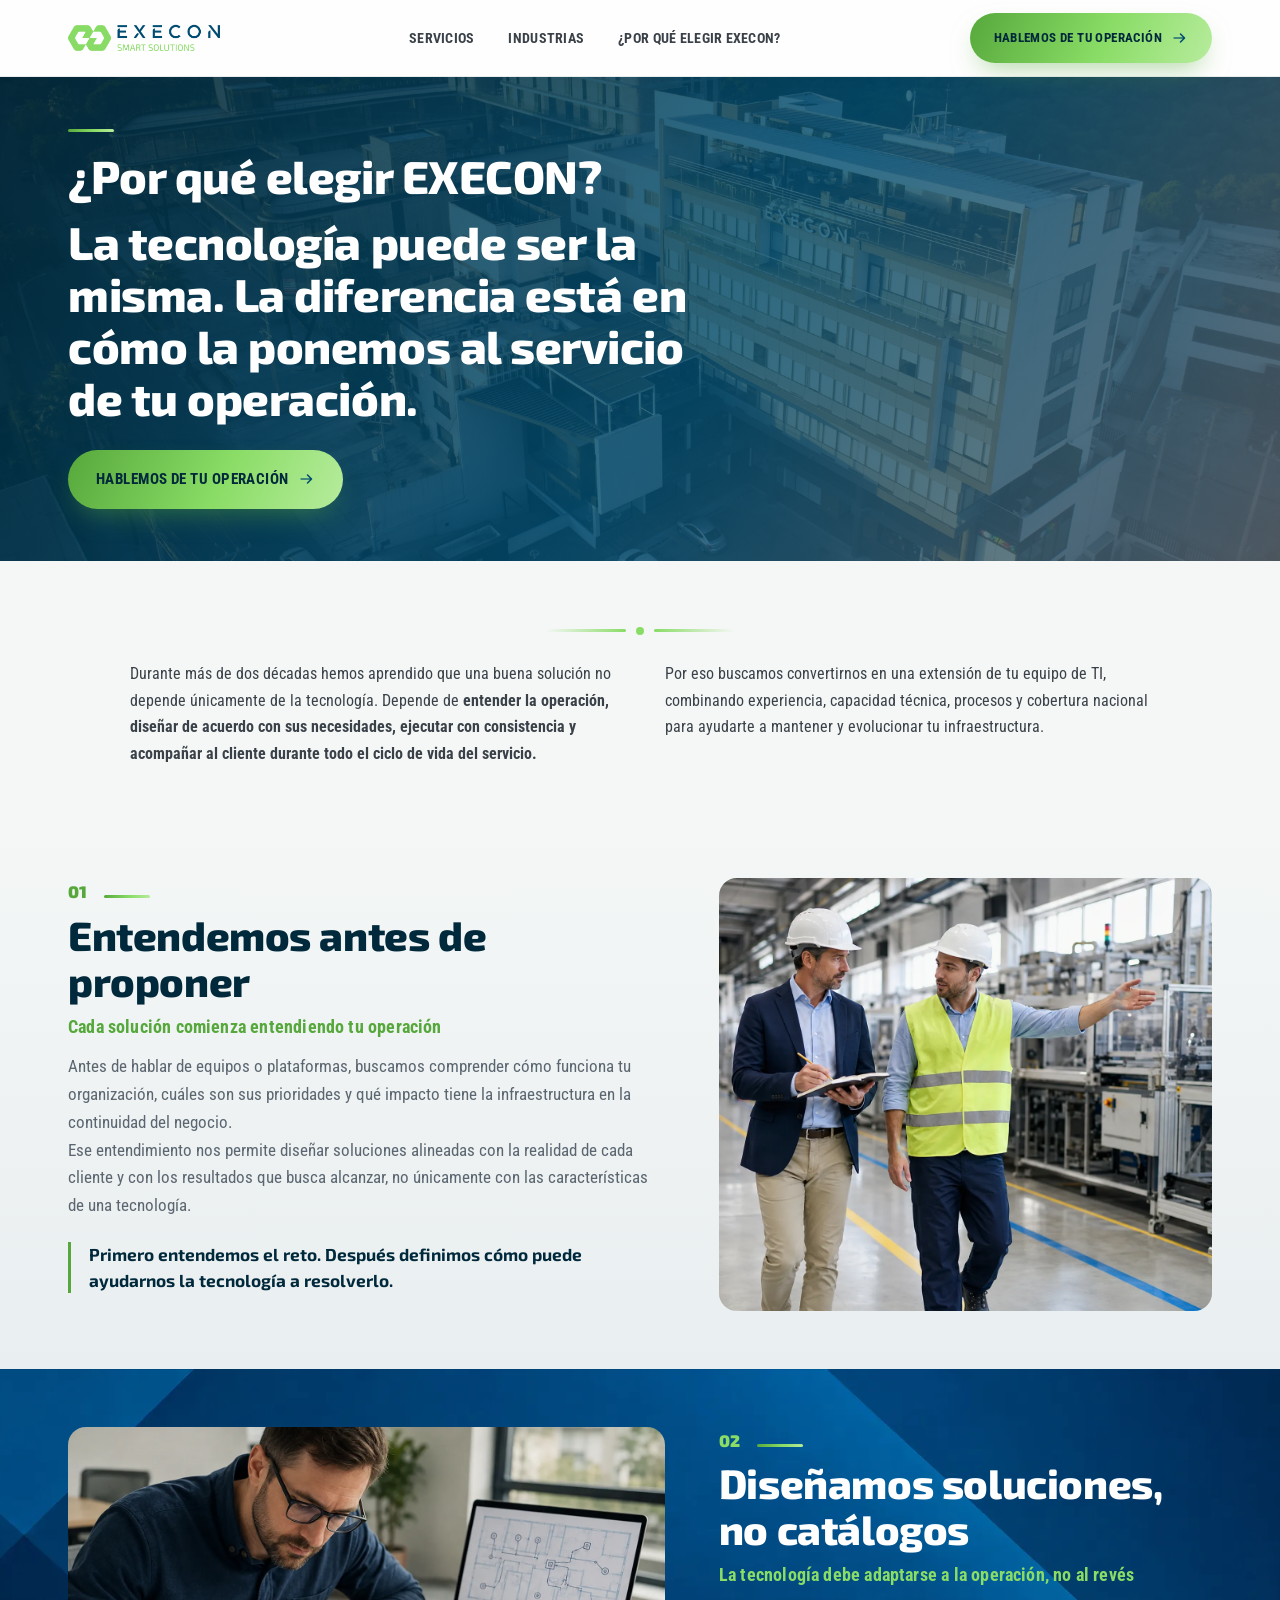
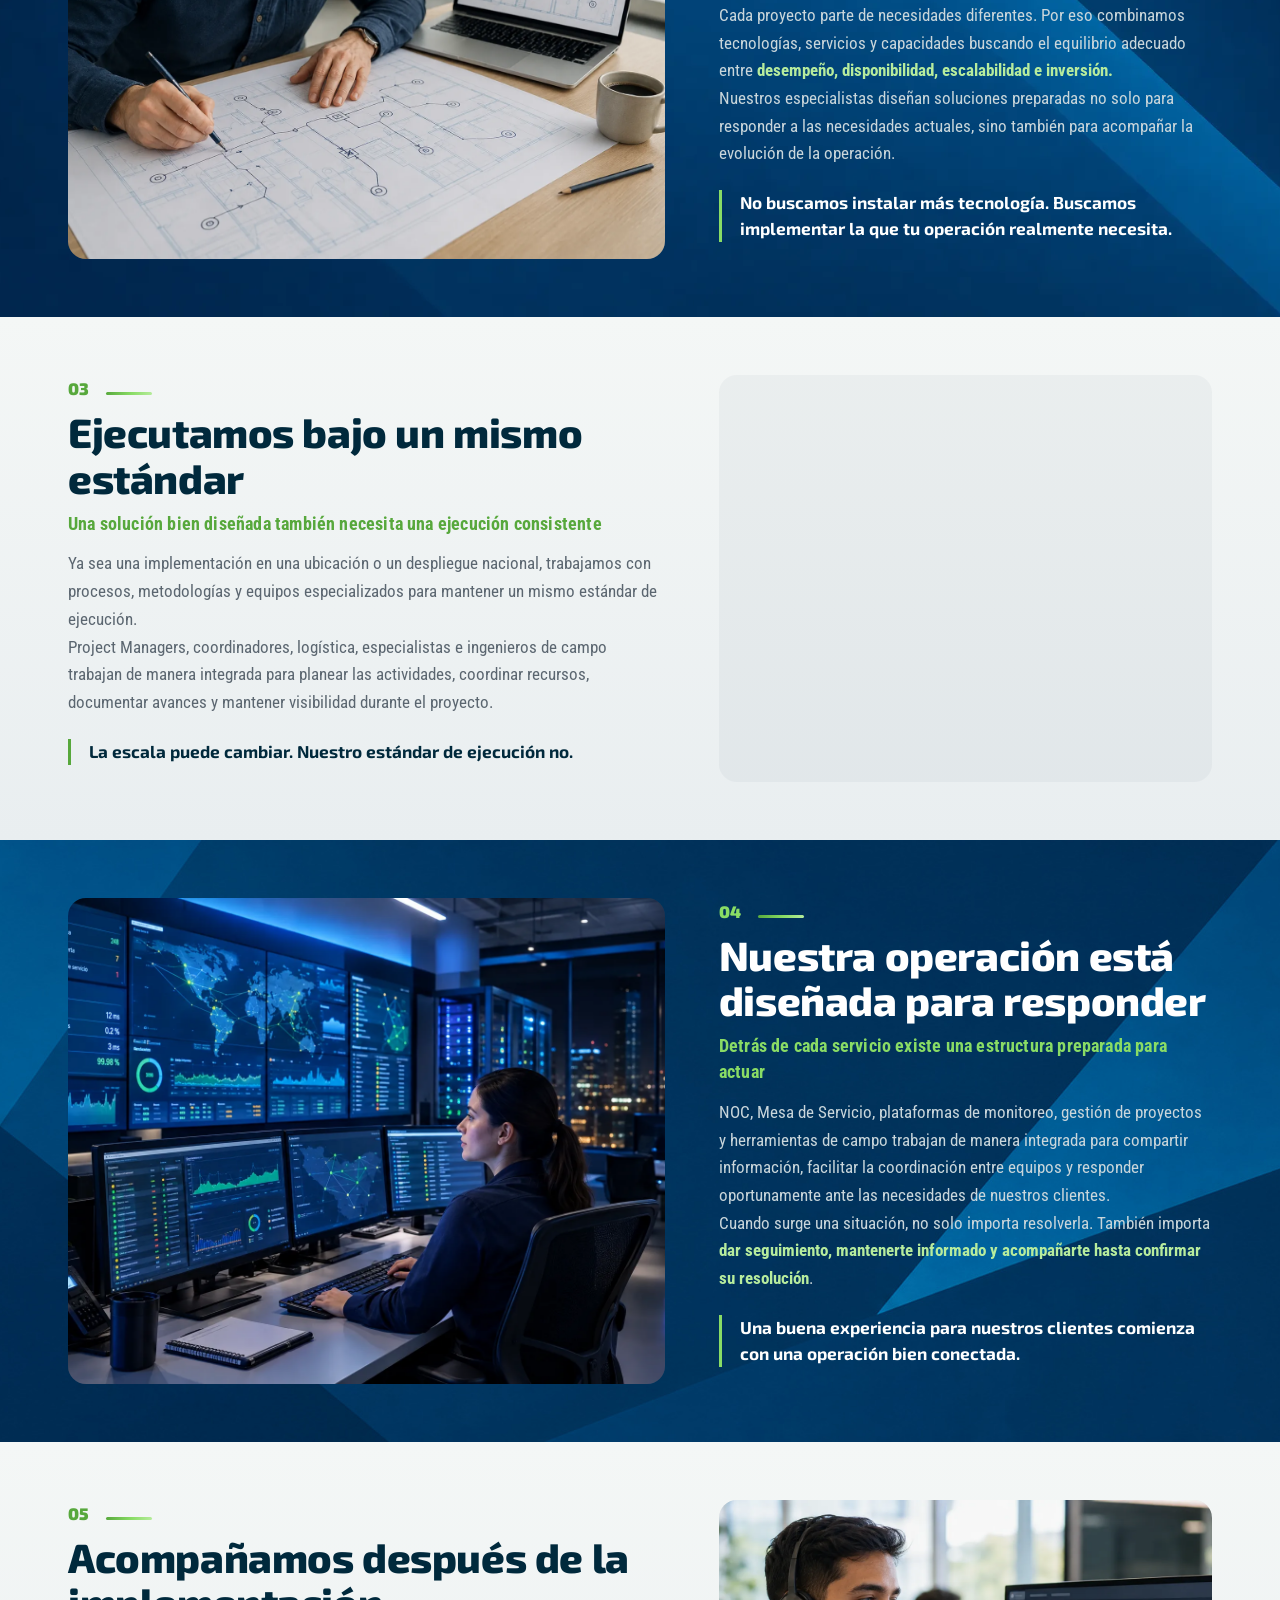
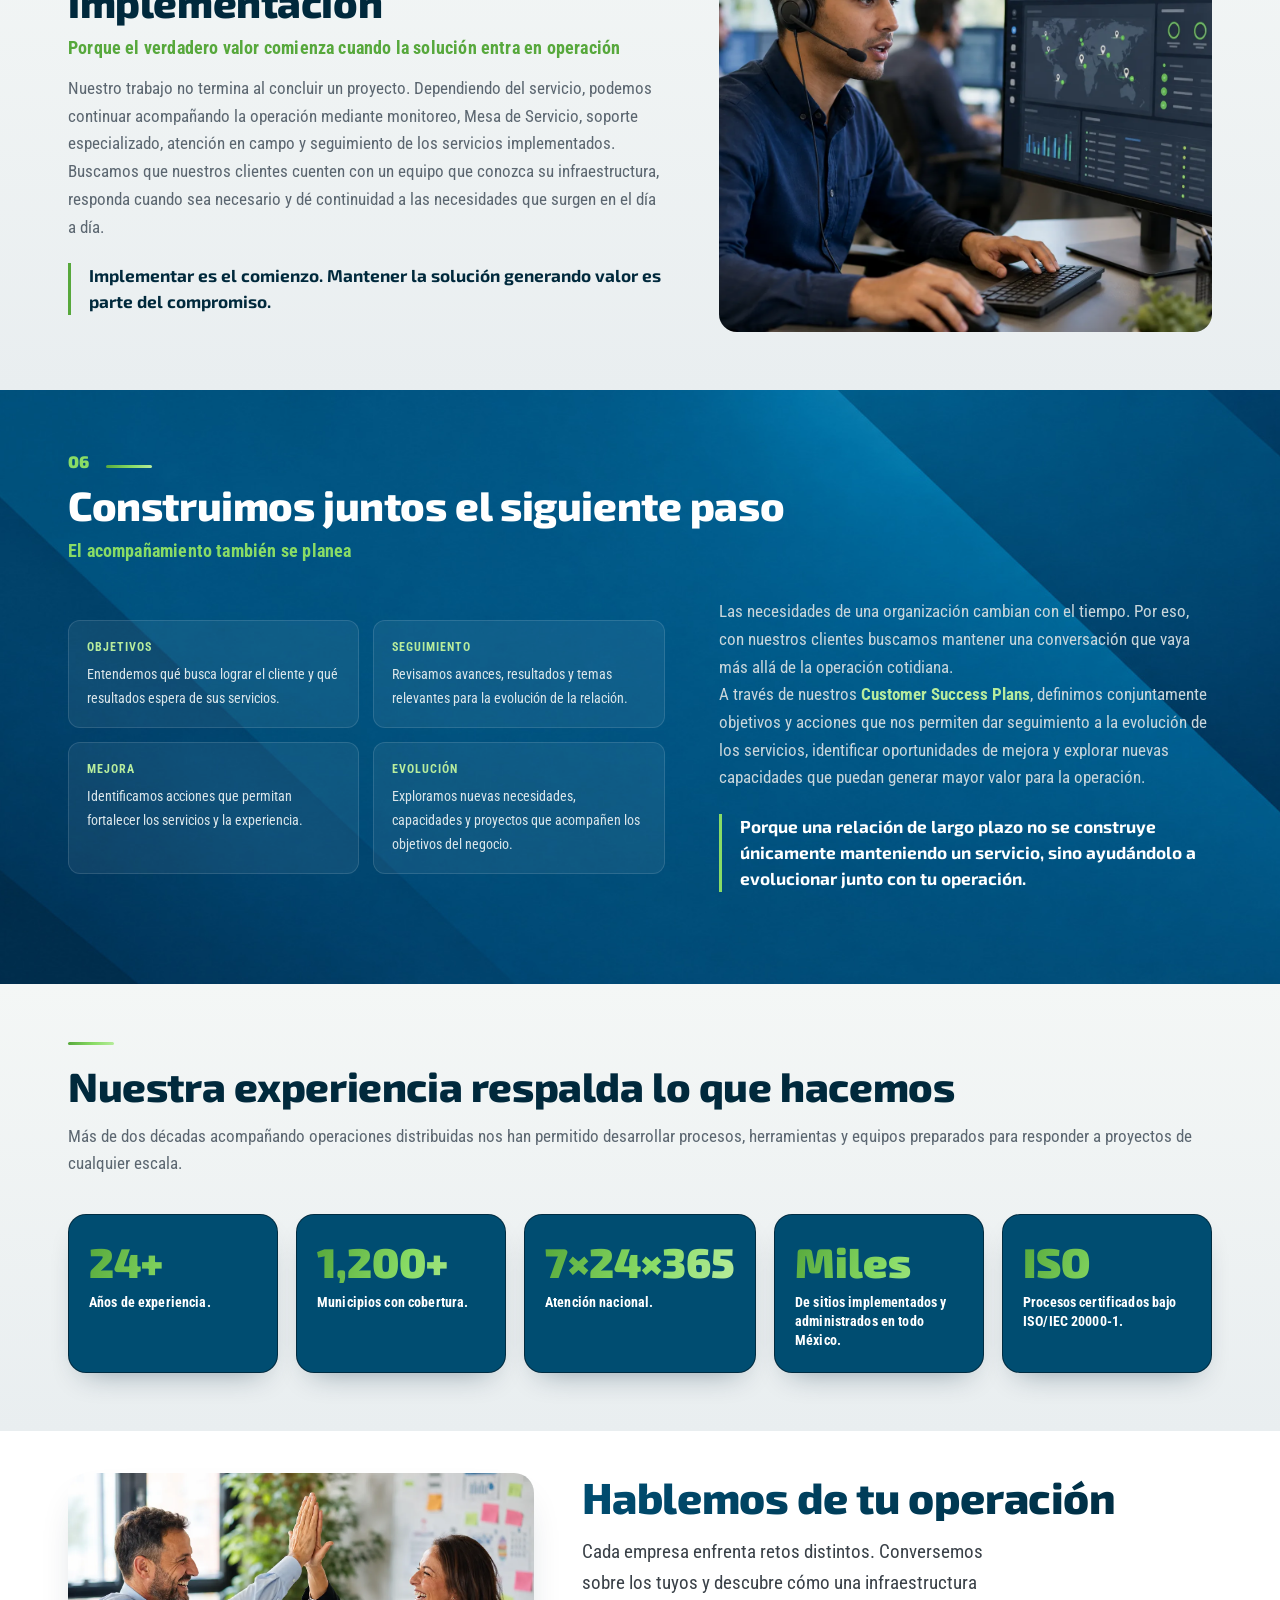
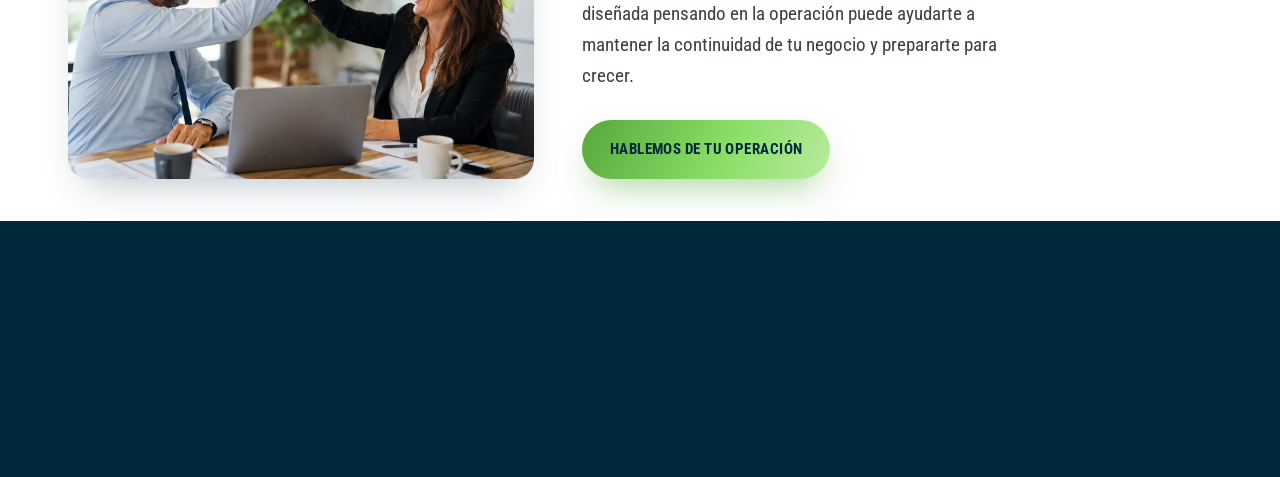
<file: por-que-elegir-execon.html>
<!DOCTYPE html>
<html lang="es-MX">
<head>
<meta charset="UTF-8">
<meta name="viewport" content="width=device-width, initial-scale=1.0">
<title>¿Por qué elegir EXECON? | EXECON</title>
<meta name="description" content="Conoce por qué las empresas eligen a EXECON como su aliado de infraestructura de redes y telecomunicaciones: entendimiento de la operación, soluciones a la medida, ejecución consistente, respuesta rápida y acompañamiento a largo plazo.">
<link rel="canonical" href="https://execon-mx.github.io/webExecon/por-que-elegir-execon.html">
<meta property="og:type" content="website">
<meta property="og:title" content="¿Por qué elegir EXECON? | EXECON">
<meta property="og:description" content="Conoce por qué las empresas eligen a EXECON como su aliado de infraestructura de redes y telecomunicaciones: entendimiento de la operación, soluciones a la medida, ejecución consistente, respuesta rápida y acompañamiento a largo plazo.">
<meta property="og:url" content="https://execon-mx.github.io/webExecon/por-que-elegir-execon.html">
<meta property="og:locale" content="es_MX">
<meta property="og:image" content="https://execon-mx.github.io/webExecon/og-image.jpg">
<meta name="twitter:card" content="summary_large_image">
<link rel="preconnect" href="https://fonts.googleapis.com">
<link rel="preconnect" href="https://fonts.gstatic.com" crossorigin>
<link href="https://fonts.googleapis.com/css2?family=Exo+2:wght@500;600;700;800;900&family=Roboto+Condensed:wght@400;500;700&display=swap" rel="stylesheet">
<link rel="icon" type="image/png" sizes="48x48" href="favicon.png">
<link rel="apple-touch-icon" href="apple-touch-icon.png">
<link rel="stylesheet" href="styles.min.css">
</head>
<body>

<!-- ============ HEADER ============ -->
<header class="principal">
  <div class="wrap nav-fila">
    <a href="index.html" data-enlace="Inicio" class="logo">
      <img src="imagenes/logo-header.png" alt="EXECON" style="height:38px;width:auto;display:block" width="600" height="150" decoding="async">
    </a>

    <nav class="principal-links" id="navPrincipal">
      <div class="item">
        <a href="servicios.html">Servicios</a>
        <button type="button" class="submenu-toggle" aria-label="Mostrar opciones de Servicios" aria-expanded="false">
          <span class="flecha-submenu">&#9662;</span>
        </button>
        <div class="submenu">
          <a href="internet-celular-administrado.html"><img src="imagenes/icono-ica.png" alt="" style="width:16px;height:16px" width="32" height="32" loading="lazy" decoding="async">
Internet Celular Administrado</a>
          <a href="ingenieria-de-campo.html" ><img src="imagenes/icono-fs.png" alt="" style="width:16px;height:16px" width="32" height="32" loading="lazy" decoding="async">Ingeniería de Campo</a>
          <a href="redes-lan.html"><img src="imagenes/icono-lan.png" alt="" style="width:16px;height:16px" width="32" height="32" loading="lazy" decoding="async">Redes LAN</a>
          <a href="wifi-alto-desempeno.html"><img src="imagenes/icono-empresarial.png" alt="" style="width:16px;height:16px" width="32" height="32" loading="lazy" decoding="async">WiFi de Alto Desempeño</a>
          <a href="sd-wan.html"><img src="imagenes/icono-sdwan.png" alt="" style="width:16px;height:16px" width="32" height="32" loading="lazy" decoding="async">SD-WAN</a>
        </div>
      </div>
      <div class="item"><a href="industrias.html">Industrias</a></div>
      <div class="item"><a href="por-que-elegir-execon.html">¿Por qué elegir EXECON?</a></div>
    </nav>

    <div class="nav-cta">
      <a href="hablemos-de-tu-operacion.html"class="btn btn-primario">Hablemos de tu operación<img src="imagenes/cta-flecha.png" alt="" style="width:16px;height:16px" width="32" height="32" loading="lazy" decoding="async"></a>
      <button class="hamburguesa" id="btnMenu" aria-label="Abrir menú" aria-expanded="false">
        <span id="iconoMenu">&#9776;</span>
      </button>
    </div>
  </div>
</header>


<!-- ============ BANNER INTERIOR ============ -->
<section class="hero" id="top">
  <img class="hero-foto" src="imagenes/edificio-execon.webp" srcset="imagenes/edificio-execon-800.webp 800w, imagenes/edificio-execon.webp 1920w" sizes="100vw" width="1920" height="1079" fetchpriority="high" decoding="async" alt="">
  <div class="hero-overlay" aria-hidden="true"></div>
  <div class="wrap hero-grid">
    <div>
      <div class="raya"></div>
      <h1>¿Por qué elegir EXECON?</h1>
      <p class="hero-sub">La tecnología puede ser la misma. La diferencia está en cómo la ponemos al servicio de tu operación.</p>
      <div class="hero-cta">
        <a href="hablemos-de-tu-operacion.html" class="btn btn-primario">Hablemos de tu operación<img src="imagenes/cta-flecha.png" alt="" style="width:16px;height:16px" width="32" height="32" loading="lazy" decoding="async"></a>
      </div>
    </div>
  </div>
</section>

<!-- ============ INTRODUCCIÓN ============ -->
<section class="intro">
  <div class="wrap">
    <div class="intro-divisor" aria-hidden="true">
      <span class="raya-h"></span><span class="punto-mid"></span><span class="raya-h derecha"></span>
    </div>
    <div class="intro-doble">
      <p>Durante más de dos décadas hemos aprendido que una buena solución no depende únicamente de la tecnología. Depende de <strong>entender la operación, diseñar de acuerdo con sus necesidades, ejecutar con consistencia y acompañar al cliente durante todo el ciclo de vida del servicio.</strong></p>
      <p>Por eso buscamos convertirnos en una extensión de tu equipo de TI, combinando experiencia, capacidad técnica, procesos y cobertura nacional para ayudarte a mantener y evolucionar tu infraestructura.</p>
    </div>
  </div>
</section>

<!-- ============ 01 · ENTENDEMOS PRIMERO LA OPERACIÓN ============ -->
<section class="claro pad" id="entendemos">
  <div class="wrap">
    <div class="detalle-grid">
      <div class="detalle-texto reveal">
        <div class="detalle-cabecera">
          <span class="detalle-num">01</span>
          <div class="raya" style="margin-bottom:0"></div>
        </div>
        <h2 class="titulo" style="max-width:none">Entendemos antes de proponer</h2>
		<p class="subtitulo-nuevo">Cada solución comienza entendiendo tu operación</p>
        <p class="subtitulo-txt" style="max-width:none">Antes de hablar de equipos o plataformas, buscamos comprender cómo funciona tu organización, cuáles son sus prioridades y qué impacto tiene la infraestructura en la continuidad del negocio.
		<br>Ese entendimiento nos permite diseñar soluciones alineadas con la realidad de cada cliente y con los resultados que busca alcanzar, no únicamente con las características de una tecnología.</p>
        <p class="cita-destacada">Primero entendemos el reto. Después definimos cómo puede ayudarnos la tecnología a resolverlo.</p>
      </div>
      <div class="marco-imagen reveal" role="img" aria-label="Espacio para imagen: reunión de descubrimiento con un cliente">
        <img src="imagenes/entender-operacion.webp" alt="Reunión de descubrimiento con un cliente de EXECON" width="1448" height="1086" loading="lazy" decoding="async">
      </div>
    </div>
  </div>
</section>

<!-- ============ 02 · DISEÑAMOS SOLUCIONES, NO CATÁLOGOS ============ -->
<section class="on-dark pad" id="disenamos">
  <div class="bg-imagen" style="background-image:url('imagenes/fondo-linea.webp')"></div>
  <div class="wrap contenido-sobre-imagen">
    <div class="detalle-grid invertido">
      <div class="marco-imagen en-oscuro reveal" role="img" aria-label="Espacio para imagen: diseño de una solución de infraestructura a la medida">
       <img src="imagenes/diseno-soluciones.webp" alt="Diseño de solución a la medida" width="1448" height="1086" loading="lazy" decoding="async">
      </div>

      <div class="detalle-texto reveal">
        <div class="detalle-cabecera">
          <span class="detalle-num">02</span>
          <div class="raya" style="margin-bottom:0"></div>
        </div>
        <h2 class="titulo" style="max-width:none">Diseñamos soluciones, no catálogos</h2>
		<p class="subtitulo-nuevo">La tecnología debe adaptarse a la operación, no al revés</p>
        <p class="subtitulo-txt" style="max-width:none">Cada proyecto parte de necesidades diferentes. Por eso combinamos tecnologías, servicios y capacidades buscando el equilibrio adecuado entre <strong>desempeño, disponibilidad, escalabilidad e inversión.</strong>
		<br>Nuestros especialistas diseñan soluciones preparadas no solo para responder a las necesidades actuales, sino también para acompañar la evolución de la operación.</p>
        <p class="cita-destacada">No buscamos instalar más tecnología. Buscamos implementar la que tu operación realmente necesita.</p>
      </div>
    </div>
  </div>
</section>

<!-- ============ 03 · EJECUTAMOS CON EL MISMO ESTÁNDAR ============ -->
<section class="claro pad" id="ejecutamos">
  <div class="wrap">
    <div class="detalle-grid">
      <div class="detalle-texto reveal">
        <div class="detalle-cabecera">
          <span class="detalle-num">03</span>
          <div class="raya" style="margin-bottom:0"></div>
        </div>
        <h2 class="titulo" style="max-width:none">Ejecutamos bajo un mismo estándar</h2>
		<p class="subtitulo-nuevo">Una solución bien diseñada también necesita una ejecución consistente</p>
        <p class="subtitulo-txt" style="max-width:none">Ya sea una implementación en una ubicación o un despliegue nacional, trabajamos con procesos, metodologías y equipos especializados para mantener un mismo estándar de ejecución.
		<br>Project Managers, coordinadores, logística, especialistas e ingenieros de campo trabajan de manera integrada para planear las actividades, coordinar recursos, documentar avances y mantener visibilidad durante el proyecto.</p>
        <p class="cita-destacada">La escala puede cambiar. Nuestro estándar de ejecución no.</p>
        </div>

      <div class="marco-imagen reveal" role="img" aria-label="Espacio para imagen: equipo EXECON ejecutando un proyecto en sitio">
        <img src="imagenes/ejecucion-consistente.webp" alt="Ejecución consistente en sitio" width="1448" height="1086" loading="lazy" decoding="async">
      </div>
    </div>
  </div>
</section>

<!-- ============ 04 · OPERACIÓN DISEÑADA PARA RESPONDER ============ -->
<section class="on-dark pad" id="respondemos">
  <div class="bg-imagen" style="background-image:url('imagenes/fondo-geometrico.jpg')"></div>
  <div class="wrap contenido-sobre-imagen">
    <div class="detalle-grid invertido">
      <div class="marco-imagen en-oscuro reveal" role="img" aria-label="Espacio para imagen: diseño de una solución de infraestructura a la medida">
       <img src="imagenes/operacion-responder.webp" alt="Diseño de solución a la medida" width="1536" height="1024" loading="lazy" decoding="async">
      </div>

      <div class="detalle-texto reveal">
        <div class="detalle-cabecera">
          <span class="detalle-num">04</span>
          <div class="raya" style="margin-bottom:0"></div>
        </div>
        <h2 class="titulo" style="max-width:none">Nuestra operación está diseñada para responder</h2>
		<p class="subtitulo-nuevo">Detrás de cada servicio existe una estructura preparada para actuar</p>
        <p class="subtitulo-txt" style="max-width:none">NOC, Mesa de Servicio, plataformas de monitoreo, gestión de proyectos y herramientas de campo trabajan de manera integrada para compartir información, facilitar la coordinación entre equipos y responder oportunamente ante las necesidades de nuestros clientes.
		<br>Cuando surge una situación, no solo importa resolverla. También importa <strong>dar seguimiento, mantenerte informado y acompañarte hasta confirmar su resolución</strong>.</p>
        <p class="cita-destacada">Una buena experiencia para nuestros clientes comienza con una operación bien conectada.</p>
      </div>
    </div>
  </div>
</section>

<!-- ============ 05 · ACOMPAÑAMOS DESPUÉS DE LA IMPLEMENTACIÓN ============ -->
<section class="claro pad" id="acompanamos">
  <div class="wrap">
   <div class="detalle-grid">    
	<div class="detalle-texto reveal">
        <div class="detalle-cabecera">
          <span class="detalle-num">05</span>
          <div class="raya" style="margin-bottom:0"></div>
        </div>
        <h2 class="titulo" style="max-width:none">Acompañamos después de la implementación</h2>
        <p class="subtitulo-nuevo">Porque el verdadero valor comienza cuando la solución entra en operación</p>
		<p class="subtitulo-txt" style="max-width:none">Nuestro trabajo no termina al concluir un proyecto. Dependiendo del servicio, podemos continuar acompañando la operación mediante monitoreo, Mesa de Servicio, soporte especializado, atención en campo y seguimiento de los servicios implementados.
		<br>Buscamos que nuestros clientes cuenten con un equipo que conozca su infraestructura, responda cuando sea necesario y dé continuidad a las necesidades que surgen en el día a día.</p>
        <p class="cita-destacada">Implementar es el comienzo. Mantener la solución generando valor es parte del compromiso.</p>
      </div>
      <div class="marco-imagen reveal" role="img" aria-label="Espacio para imagen: monitoreo y soporte continuo de la infraestructura">
        <img src="imagenes/acompanamiento.webp" alt="Acompañamiento continuo" width="1448" height="1086" loading="lazy" decoding="async">
      </div>
    </div>
  </div>
</section>

<!-- ============ 06 · CUSTOMER SUCCESS PLAN ============ -->
<section class="on-dark pad" id="evolucionamos">
  <div class="bg-imagen" style="background-image:url('imagenes/fondo-diagonal.jpg')"></div>
  <div class="wrap contenido-sobre-imagen">
  <div class="reveal">
    <div class="detalle-cabecera">
      <span class="detalle-num">06</span>
       <div class="raya" style="margin-bottom:0"></div>
    </div>
      <h2 class="titulo" style="max-width:none">Construimos juntos el siguiente paso</h2>
      <p class="subtitulo-nuevo">El acompañamiento también se planea</p>
    </div>
    <div class="detalle-grid invertido">
      <div class="detalle-texto reveal">
        <p class="subtitulo-txt" style="max-width:none">Las necesidades de una organización cambian con el tiempo. Por eso, con nuestros clientes buscamos mantener una conversación que vaya más allá de la operación cotidiana.
		<br>A través de nuestros <strong>Customer Success Plans</strong>, definimos conjuntamente objetivos y acciones que nos permiten dar seguimiento a la evolución de los servicios, identificar oportunidades de mejora y explorar nuevas capacidades que puedan generar mayor valor para la operación.</p>
        <p class="cita-destacada reveal">Porque una relación de largo plazo no se construye únicamente manteniendo un servicio, sino ayudándolo a evolucionar junto con tu operación.</p>
      </div>
    <div class="poe-csp">
      <div class="poe-csp-items">
        <div class="poe-csp-item">
          <h4>Objetivos</h4>
          <p>Entendemos qué busca lograr el cliente y qué resultados espera de sus servicios.</p>
        </div>
        <div class="poe-csp-item">
          <h4>Seguimiento</h4>
          <p>Revisamos avances, resultados y temas relevantes para la evolución de la relación.</p>
        </div>
        <div class="poe-csp-item">
          <h4>Mejora</h4>
          <p>Identificamos acciones que permitan fortalecer los servicios y la experiencia.</p>
        </div>
        <div class="poe-csp-item">
          <h4>Evolución</h4>
          <p>Exploramos nuevas necesidades, capacidades y proyectos que acompañen los objetivos del negocio.</p>
        </div>
      </div>
    </div>
	</div>
  </div>
</section>

<!-- ============ CIFRAS QUE RESPALDAN LA EXPERIENCIA ============ -->
<section class="claro pad" id="experiencia">
  <div class="wrap">
    <div class="raya"></div>
    <h2 class="titulo cifras-intro" style="max-width:none">Nuestra experiencia respalda lo que hacemos</h2>
    <p class="subtitulo-txt cifras-intro" style="max-width:none">Más de dos décadas acompañando operaciones distribuidas nos han permitido desarrollar procesos, herramientas y equipos preparados para responder a proyectos de cualquier escala.</p>

    <div class="cifras-grid">
      <div class="cifra-caja reveal">
        <span class="num">24+</span>
        <span class="etiqueta">Años de experiencia.</span>
      </div>
      <div class="cifra-caja reveal">
        <span class="num">1,200+</span>
        <span class="etiqueta">Municipios con cobertura.</span>
      </div>
      <div class="cifra-caja reveal">
        <span class="num">7×24×365</span>
        <span class="etiqueta">Atención nacional.</span>
      </div>
      <div class="cifra-caja reveal">
        <span class="num">Miles</span>
        <span class="etiqueta">De sitios implementados y administrados en todo México.</span>
      </div>
      <div class="cifra-caja reveal">
        <span class="num">ISO</span>
        <span class="etiqueta">Procesos certificados bajo ISO/IEC 20000-1.</span>
      </div>
    </div>
  </div>
</section>

<!-- ============ CTA FINAL ============ -->
<section class="cta-final" id="contacto">
  <div class="wrap">
    <div class="cta-final-foto">
      <img class="foto-cubierta" src="imagenes/cta-foto.webp" alt="Conversación sobre la operación del cliente" width="1423" height="1105" loading="lazy" decoding="async">
    </div>
    <div class="cta-final-contenido">
      <h2 class="titulo">Hablemos de tu operación</h2>
      <p class="subtitulo-txt">Cada empresa enfrenta retos distintos. Conversemos sobre los tuyos y descubre cómo una infraestructura diseñada pensando en la operación puede ayudarte a mantener la continuidad de tu negocio y prepararte para crecer.</p>
      <a href="hablemos-de-tu-operacion.html" data-enlace="Hablemos de tu operación" class="btn btn-primario">Hablemos de tu operación</a>
    </div>
  </div>
</section>


<!-- ============ FOOTER ============ -->
<footer id="trabajamos">
  <div class="wrap">
    <div class="footer-grid">
      <div>
        <a href="index.html" data-enlace="Inicio" class="logo">
          <img src="imagenes/logo-footer.png" alt="EXECON" style="height:56px;width:auto;display:block" width="600" height="150" loading="lazy" decoding="async">
        </a>
      </div>
      <div>
        <h4>Navegación</h4>
        <ul class="footer-nav-paginas">
          <li><a href="servicios.html">Servicios</a></li>
          <li><a href="industrias.html">Industrias</a></li>
          <li><a href="por-que-elegir-execon.html">¿Por qué elegir EXECON?</a></li>
        </ul>
      </div>
      <div>
        <h4>Contacto</h4>
        <div class="footer-contacto-fila">
          <img src="imagenes/pin.png" alt="" style="width:15px;height:15px" width="30" height="30" loading="lazy" decoding="async">
          <address class="footer-direccion">
            Edificio EXECON, Calle José Benítez 2190 Piso 3, Colonia Obispado. C.P. 64060, Monterrey, Nuevo León, México
          </address>
        </div>
        <div class="footer-contacto-fila">
          <img src="imagenes/telefono.png" alt="" style="width:15px;height:15px" width="30" height="30" loading="lazy" decoding="async">
          <a href="tel:+528182151900">+52 81 8215 1900</a>
        </div>
        <div class="footer-contacto-fila">
          <img src="imagenes/correo.png" alt="" style="width:15px;height:15px" width="30" height="30" loading="lazy" decoding="async">
          <a href="mailto:info@execon.mx">info@execon.mx</a>
        </div>
      </div>
    </div>
    <p class="footer-legal">
      <span>2026. Consultoría y Asesoría de Redes SA de CV. Todos los derechos reservados.</span>
      <span class="separador">|</span>
      <a href="AVISO-DE-PRIVACIDAD.pdf" target="_blank" rel="noopener" data-enlace="Aviso de Privacidad" class="footer-aviso">Aviso de Privacidad</a>
    </p>
  </div>
</footer>


<script>
  const btnMenu = document.getElementById('btnMenu');
  const nav = document.getElementById('navPrincipal');
  const iconoMenu = document.getElementById('iconoMenu');
  btnMenu.addEventListener('click', () => {
    const abierto = nav.classList.toggle('abierto');
    btnMenu.setAttribute('aria-expanded', abierto);
    iconoMenu.innerHTML = abierto ? '&#10005;' : '&#9776;';
  });
  document.querySelectorAll('.submenu-toggle').forEach(boton=>{
    boton.addEventListener('click', (e)=>{
      e.preventDefault();
      e.stopPropagation();
      const item = boton.closest('.item');
      const abierto = item.classList.toggle('abierto');
      boton.setAttribute('aria-expanded', abierto);
    });
  });
  document.querySelectorAll('.principal-links a').forEach(a=>{
    a.addEventListener('click', ()=>{
      if(window.innerWidth <= 980){ nav.classList.remove('abierto'); btnMenu.setAttribute('aria-expanded','false'); iconoMenu.innerHTML = '&#9776;'; }
    });
  });
  const observador = new IntersectionObserver((entradas)=>{
    entradas.forEach(en=>{ if(en.isIntersecting){ en.target.classList.add('mostrar'); observador.unobserve(en.target); } });
  }, { threshold:.15 });
  document.querySelectorAll('.reveal').forEach(el=> observador.observe(el));
</script>
</body>
</html>
</file>
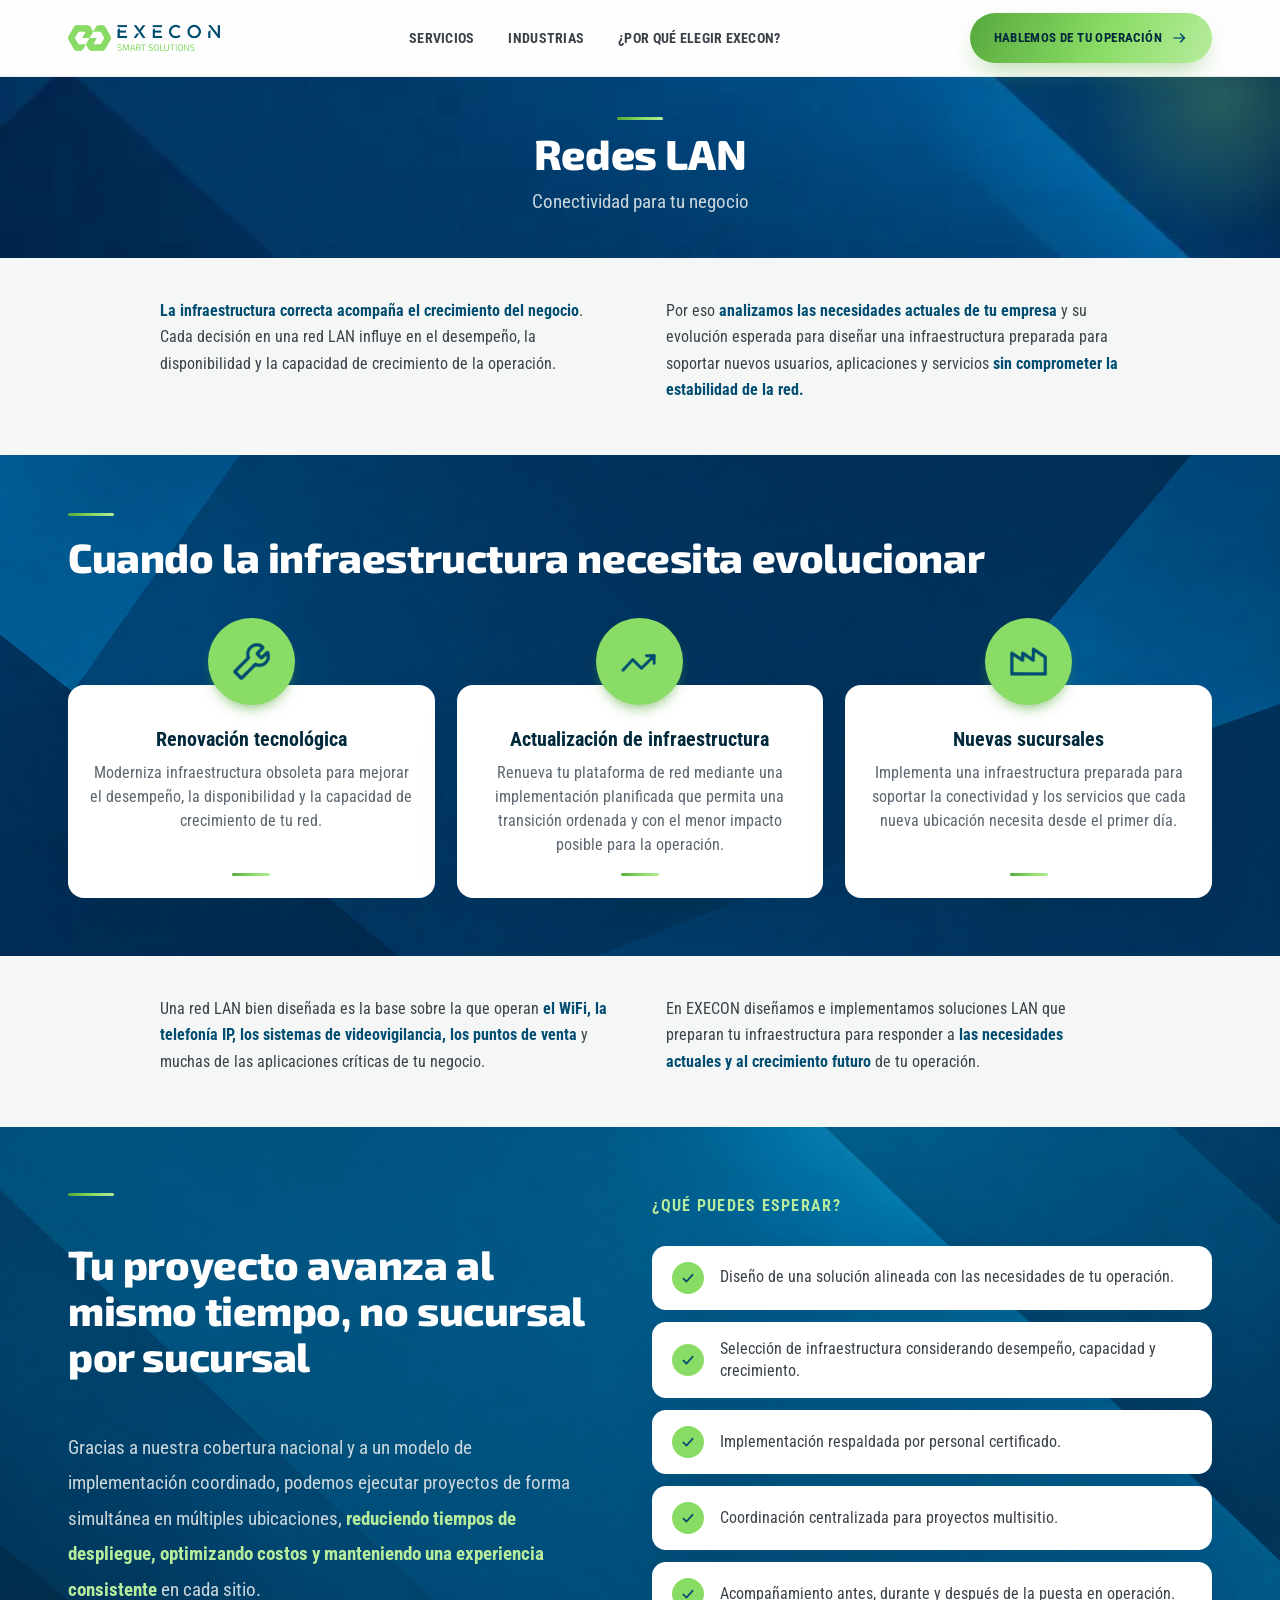
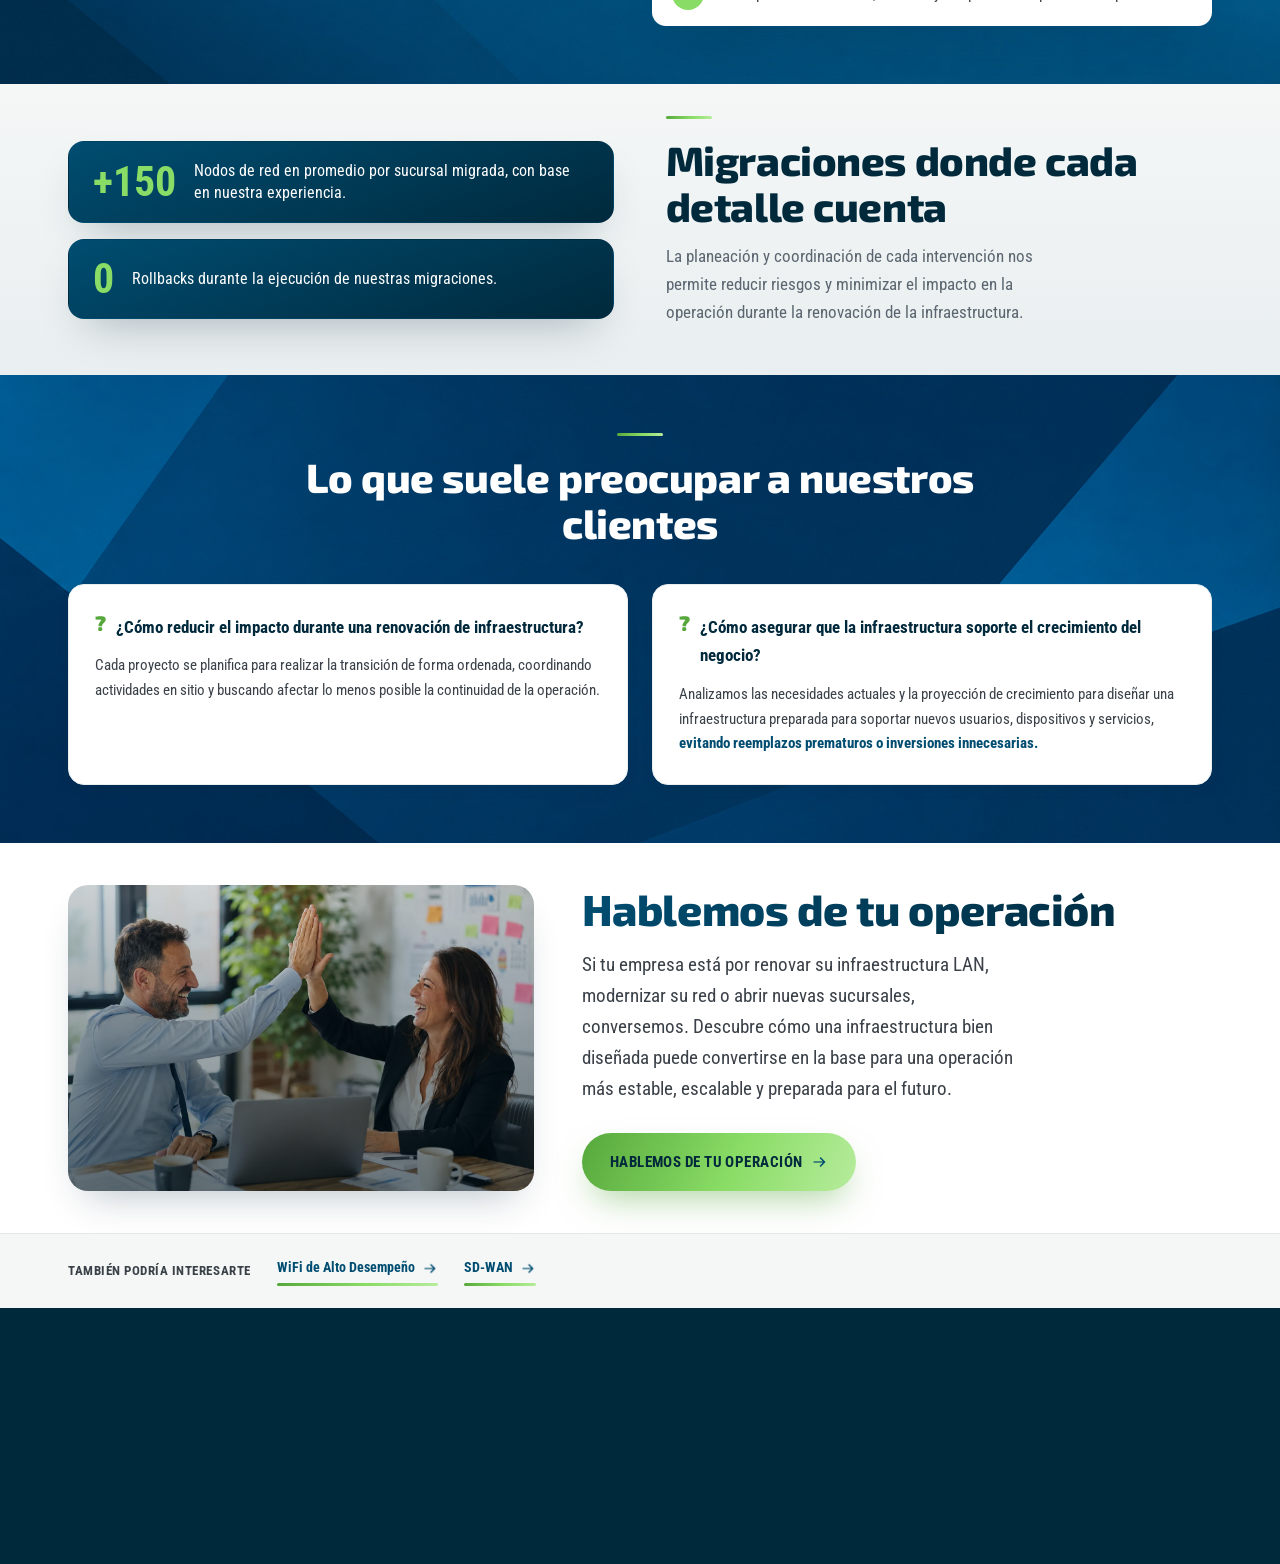
<file: redes-lan.html>
<!DOCTYPE html>
<html lang="es-MX">
<head>
<meta charset="UTF-8">
<meta name="viewport" content="width=device-width, initial-scale=1.0">
<title>Redes LAN | EXECON</title>
<meta name="description" content="En EXECON diseñamos e implementamos soluciones LAN empresariales que preparan tu infraestructura para responder a las necesidades actuales y al crecimiento futuro de tu operación.">
<link rel="canonical" href="https://execon-mx.github.io/webExecon/redes-lan.html">
<meta property="og:type" content="website">
<meta property="og:title" content="Redes LAN | EXECON">
<meta property="og:description" content="En EXECON diseñamos e implementamos soluciones LAN empresariales que preparan tu infraestructura para responder a las necesidades actuales y al crecimiento futuro de tu operación.">
<meta property="og:url" content="https://execon-mx.github.io/webExecon/redes-lan.html">
<meta property="og:locale" content="es_MX">
<meta property="og:image" content="https://execon-mx.github.io/webExecon/og-image.jpg">
<meta name="twitter:card" content="summary_large_image">
<link rel="preconnect" href="https://fonts.googleapis.com">
<link rel="preconnect" href="https://fonts.gstatic.com" crossorigin>
<link href="https://fonts.googleapis.com/css2?family=Exo+2:wght@500;600;700;800;900&family=Roboto+Condensed:wght@400;500;700&display=swap" rel="stylesheet">
<link rel="icon" type="image/png" sizes="48x48" href="favicon.png">
<link rel="apple-touch-icon" href="apple-touch-icon.png">
<link rel="stylesheet" href="styles.min.css">
</head>
<body>

<!-- ============ HEADER ============ -->
<header class="principal">
  <div class="wrap nav-fila">
    <a href="index.html" data-enlace="Inicio" class="logo">
      <img src="imagenes/logo-header.png" alt="EXECON" style="height:38px;width:auto;display:block" width="600" height="150" decoding="async">
    </a>

    <nav class="principal-links" id="navPrincipal">
      <div class="item">
        <a href="servicios.html">Servicios</a>
        <button type="button" class="submenu-toggle" aria-label="Mostrar opciones de Servicios" aria-expanded="false">
          <span class="flecha-submenu">&#9662;</span>
        </button>
        <div class="submenu">
          <a href="internet-celular-administrado.html"><img src="imagenes/icono-ica.png" alt="" style="width:16px;height:16px" width="32" height="32" loading="lazy" decoding="async">
Internet Celular Administrado</a>
          <a href="ingenieria-de-campo.html" ><img src="imagenes/icono-fs.png" alt="" style="width:16px;height:16px" width="32" height="32" loading="lazy" decoding="async">Ingeniería de Campo</a>
          <a href="redes-lan.html"><img src="imagenes/icono-lan.png" alt="" style="width:16px;height:16px" width="32" height="32" loading="lazy" decoding="async">Redes LAN</a>
          <a href="wifi-alto-desempeno.html"><img src="imagenes/icono-empresarial.png" alt="" style="width:16px;height:16px" width="32" height="32" loading="lazy" decoding="async">WiFi de Alto Desempeño</a>
          <a href="sd-wan.html"><img src="imagenes/icono-sdwan.png" alt="" style="width:16px;height:16px" width="32" height="32" loading="lazy" decoding="async">SD-WAN</a>
        </div>
      </div>
      <div class="item"><a href="industrias.html">Industrias</a></div>
      <div class="item"><a href="por-que-elegir-execon.html">¿Por qué elegir EXECON?</a></div>
    </nav>

    <div class="nav-cta">
      <a href="hablemos-de-tu-operacion.html"class="btn btn-primario">Hablemos de tu operación<img src="imagenes/cta-flecha.png" alt="" style="width:16px;height:16px" width="32" height="32" loading="lazy" decoding="async"></a>
      <button class="hamburguesa" id="btnMenu" aria-label="Abrir menú" aria-expanded="false">
        <span id="iconoMenu">&#9776;</span>
      </button>
    </div>
  </div>
</header>

<!-- ============ BANNER ============ -->
<section class="banner" id="top">
  <div class="banner-imagen" style="background-image:image-set(url('imagenes/fondo-linea-800.webp') 1x, url('imagenes/fondo-linea.webp') 2x)"></div>
  <div class="banner-glow"></div>
  <div class="wrap banner-grid contenido-sobre-imagen">
    <div class="banner-texto">
      <div class="raya"></div>
      <h1>Redes LAN</h1>
      <p class="banner-sub">Conectividad para tu negocio</p>
    </div>
  </div>
</section>

<!-- ============ DESTACADO ============ -->
<section class="intro">
  <div class="wrap">
    <div class="intro-cols">
      <p><strong>La infraestructura correcta acompaña el crecimiento del negocio</strong>. Cada decisión en una red LAN influye en el desempeño, la disponibilidad y la capacidad de crecimiento de la operación.</p>
      <p>Por eso <strong>analizamos las necesidades actuales de tu empresa</strong> y su evolución esperada para diseñar una infraestructura preparada para soportar nuevos usuarios, aplicaciones y servicios <strong>sin comprometer la estabilidad de la red.</strong></p>
    </div>
  </div>
</section>

<!-- ============ CUANDO LA INFRAESTRUCTURA NECESITA EVOLUCIONAR ============ -->
<section class="on-dark pad" id="soluciones">
  <div class="bg-imagen" style="background-image:url('imagenes/fondo-geometrico.jpg')"></div>
  <div class="wrap contenido-sobre-imagen">
    <div class="raya"></div>
    <h2 class="titulo" style="max-width:none">Cuando la infraestructura necesita evolucionar</h2>

    <div class="evolucion-grid">
      <div class="principio-redeslan reveal">
        <div class="icobox"><img class="icono-inline" src="imagenes/icono-llave-40.png" alt="" width="52" height="52" loading="lazy" decoding="async"></div>
        <div class="principio-card">
          <div class="principio-texto">
            <h3>Renovación tecnológica</h3>
            <p style="max-width:none">Moderniza infraestructura obsoleta para mejorar el desempeño, la disponibilidad y la capacidad de crecimiento de tu red.</p>
          </div>
          <span class="mini-raya"></span>
        </div>
      </div>

      <div class="principio-redeslan reveal">
        <div class="icobox"><img class="icono-inline" src="imagenes/icono-flecha-escalonada.png" alt="" width="52" height="52" loading="lazy" decoding="async"></div>
        <div class="principio-card">
          <div class="principio-texto">
            <h3>Actualización de infraestructura</h3>
            <p style="max-width:none">Renueva tu plataforma de red mediante una implementación planificada que permita una transición ordenada y con el menor impacto posible para la operación.</p>
          </div>
          <span class="mini-raya"></span>
        </div>
      </div>

      <div class="principio-redeslan reveal">
        <div class="icobox"><img class="icono-inline" src="imagenes/icono-fabrica.png" alt="" width="52" height="52" loading="lazy" decoding="async"></div>
        <div class="principio-card">
          <div class="principio-texto">
            <h3>Nuevas sucursales</h3>
            <p style="max-width:none">Implementa una infraestructura preparada para soportar la conectividad y los servicios que cada nueva ubicación necesita desde el primer día.</p>
          </div>
          <span class="mini-raya"></span>
        </div>
      </div>
    </div>
  </div>
</section>

<!-- ============ INTRODUCCIÓN ============ -->
<section class="intro">
  <div class="wrap">
    <div class="intro-cols">
      <p>Una red LAN bien diseñada es la base sobre la que operan <strong>el WiFi, la telefonía IP, los sistemas de videovigilancia, los puntos de venta</strong> y muchas de las aplicaciones críticas de tu negocio.</p>
      <p>En EXECON diseñamos e implementamos soluciones LAN que preparan tu infraestructura para responder a <strong>las necesidades actuales y al crecimiento futuro</strong> de tu operación.</p>
    </div>
  </div>
</section>

<!-- ============ TU PROYECTO AVANZA + QUÉ PUEDES ESPERAR (unificadas) ============ -->
<section class="on-dark pad">
  <div class="bg-imagen" style="background-image:url('imagenes/fondo-diagonal.jpg')"></div>
  <div class="wrap contenido-sobre-imagen">
    <div class="avance-grid">
      <div class="avance-texto">
        <div class="raya"></div>
        <h2 class="titulo" style="max-width:none">Tu proyecto avanza al mismo tiempo, no sucursal por sucursal</h2>
        <p class="subtitulo-txt" style="max-width:56ch">Gracias a nuestra cobertura nacional y a un modelo de implementación coordinado, podemos ejecutar proyectos de forma simultánea en múltiples ubicaciones, <strong>reduciendo tiempos de despliegue, optimizando costos y manteniendo una experiencia consistente</strong> en cada sitio.</p>
      </div>

      <div class="avance-lista">
        <span class="avance-etiqueta">¿Qué puedes esperar?</span>

        <div class="avance-item reveal">
          <span class="check"><img class="icono-inline" src="imagenes/icono-checkmark.png" alt="" width="64" height="64" loading="lazy" decoding="async"></span>
          <p>Diseño de una solución alineada con las necesidades de tu operación.</p>
        </div>
        <div class="avance-item reveal">
          <span class="check"><img class="icono-inline" src="imagenes/icono-checkmark.png" alt="" width="64" height="64" loading="lazy" decoding="async"></span>
          <p>Selección de infraestructura considerando desempeño, capacidad y crecimiento.</p>
        </div>
        <div class="avance-item reveal">
          <span class="check"><img class="icono-inline" src="imagenes/icono-checkmark.png" alt="" width="64" height="64" loading="lazy" decoding="async"></span>
          <p>Implementación respaldada por personal certificado.</p>
        </div>
        <div class="avance-item reveal">
          <span class="check"><img class="icono-inline" src="imagenes/icono-checkmark.png" alt="" width="64" height="64" loading="lazy" decoding="async"></span>
          <p>Coordinación centralizada para proyectos multisitio.</p>
        </div>
        <div class="avance-item reveal">
          <span class="check"><img class="icono-inline" src="imagenes/icono-checkmark.png" alt="" width="64" height="64" loading="lazy" decoding="async"></span>
          <p>Acompañamiento antes, durante y después de la puesta en operación.</p>
        </div>
      </div>
    </div>
  </div>
</section>

<!-- ============ MIGRACIONES ============ -->
<section class="claro migraciones-band pad">
  <div class="wrap">
    <div class="migraciones-layout">
      <div class="migraciones-grid">
        <div class="migraciones-card reveal">
          <span class="migraciones-num">+150</span>
          <p>Nodos de red en promedio por sucursal migrada, con base en nuestra experiencia.</p>
        </div>
        <div class="migraciones-card reveal">
          <span class="migraciones-num">0</span>
          <p>Rollbacks durante la ejecución de nuestras migraciones.</p>
        </div>
      </div>

      <div class="migraciones-header">
        <div class="raya"></div>
        <h2 class="titulo" style="max-width:none">Migraciones donde cada detalle cuenta</h2>
        <p class="subtitulo-txt" style="max-width:52ch">La planeación y coordinación de cada intervención nos permite reducir riesgos y minimizar el impacto en la operación durante la renovación de la infraestructura.</p>
      </div>
    </div>
  </div>
</section>

<!-- ============ LO QUE ANALIZAMOS CON CLIENTES ============ -->
<section class="on-dark pad">
  <div class="bg-imagen" style="background-image:url('imagenes/fondo-geometrico.jpg')"></div>
  <div class="wrap contenido-sobre-imagen">
    <div class="cabecera-centrada" style="max-width:760px">
      <div class="raya centrada"></div>
      <h2 class="titulo" style="max-width:none">Lo que suele preocupar a nuestros clientes</h2>
    </div>

    <div class="faq-grid">
      <div class="faq-card reveal">
        <div class="pregunta">
          <span class="signo">?</span>
          <h3>¿Cómo reducir el impacto durante una renovación de infraestructura?</h3>
        </div>
        <p>Cada proyecto se planifica para realizar la transición de forma ordenada, coordinando actividades en sitio y buscando afectar lo menos posible la continuidad de la operación.</p>
      </div>
      <div class="faq-card reveal">
        <div class="pregunta">
          <span class="signo">?</span>
          <h3>¿Cómo asegurar que la infraestructura soporte el crecimiento del negocio?</h3>
        </div>
        <p>Analizamos las necesidades actuales y la proyección de crecimiento para diseñar una infraestructura preparada para soportar nuevos usuarios, dispositivos y servicios, <strong>evitando reemplazos prematuros o inversiones innecesarias.</strong></p>
      </div>
    </div>
  </div>
</section>

<!-- ============ CTA FINAL ============ -->
<section class="cta-final" id="contacto">
  <div class="wrap">
    <div class="cta-final-foto">
      <img class="foto-cubierta" src="imagenes/cta-foto.webp" alt="" width="1423" height="1105" loading="lazy" decoding="async">
      <div class="cta-final-overlay" aria-hidden="true"></div>
    </div>
    <div class="cta-final-contenido">
      <h2 class="titulo">Hablemos de tu operación</h2>
      <p class="subtitulo-txt">Si tu empresa está por renovar su infraestructura LAN, modernizar su red o abrir nuevas sucursales, conversemos. Descubre cómo una infraestructura bien diseñada puede convertirse en la base para una operación más estable, escalable y preparada para el futuro.</p>
      <a href="hablemos-de-tu-operacion.html" class="btn btn-primario">Hablemos de tu operación <img class="icono-inline" src="imagenes/cta-flecha.png" alt="" width="32" height="32" loading="lazy" decoding="async"></a>
    </div>
  </div>
</section>

<!-- ============ TAMBIÉN PODRÍA INTERESARTE ============ -->
<section class="relacionados">
  <div class="wrap">
    <span class="etq">También podría interesarte</span>
    <a href="wifi-alto-desempeno.html" data-enlace="WiFi Empresarial" class="link-flecha">WiFi de Alto Desempeño <img class="icono-inline" src="imagenes/cta-flecha.png" alt="" width="32" height="32" loading="lazy" decoding="async"></a>
    <a href="sd-wan.html" data-enlace="SD-WAN" class="link-flecha">SD-WAN <img class="icono-inline" src="imagenes/cta-flecha.png" alt="" width="32" height="32" loading="lazy" decoding="async"></a>
  </div>
</section>

<!-- ============ FOOTER ============ -->
<footer id="trabajamos">
  <div class="wrap">
    <div class="footer-grid">
      <div>
        <a href="index.html" data-enlace="Inicio" class="logo">
          <img src="imagenes/logo-footer.png" alt="EXECON" style="height:56px;width:auto;display:block" width="600" height="150" loading="lazy" decoding="async">
        </a>
      </div>
      <div>
        <h4>Navegación</h4>
        <ul class="footer-nav-paginas">
          <li><a href="servicios.html">Servicios</a></li>
		  <li><a href="industrias.html">Industrias</a></li>
          <li><a href="por-que-elegir-execon.html">¿Por qué elegir EXECON?</a></li>
        </ul>
      </div>
      <div>
        <h4>Contacto</h4>
        <div class="footer-contacto-fila">
          <img src="imagenes/pin.png" alt="" style="width:15px;height:15px" width="30" height="30" loading="lazy" decoding="async">
          <address class="footer-direccion">
            Edificio EXECON, Calle José Benítez 2190 Piso 3, Colonia Obispado. C.P. 64060, Monterrey, Nuevo León, México
          </address>
        </div>
        <div class="footer-contacto-fila">
          <img src="imagenes/telefono.png" alt="" style="width:15px;height:15px" width="30" height="30" loading="lazy" decoding="async">
          <a href="tel:+528182151900">+52 81 8215 1900</a>
        </div>
        <div class="footer-contacto-fila">
          <img src="imagenes/correo.png" alt="" style="width:15px;height:15px" width="30" height="30" loading="lazy" decoding="async">
          <a href="mailto:info@execon.mx">info@execon.mx</a>
        </div>
      </div>
    </div>
    <p class="footer-legal">
      <span>2026. Consultoría y Asesoría de Redes SA de CV. Todos los derechos reservados.</span>
      <span class="separador">|</span>
      <a href="AVISO-DE-PRIVACIDAD.pdf" target="_blank" rel="noopener" data-enlace="Aviso de Privacidad" class="footer-aviso">Aviso de Privacidad</a>
    </p>
  </div>
</footer>


<script>
  const btnMenu = document.getElementById('btnMenu');
  const nav = document.getElementById('navPrincipal');
  const iconoMenu = document.getElementById('iconoMenu');
  btnMenu.addEventListener('click', () => {
    const abierto = nav.classList.toggle('abierto');
    btnMenu.setAttribute('aria-expanded', abierto);
    iconoMenu.innerHTML = abierto ? '&#10005;' : '&#9776;';
  });
  document.querySelectorAll('.submenu-toggle').forEach(boton=>{
    boton.addEventListener('click', (e)=>{
      e.preventDefault();
      e.stopPropagation();
      const item = boton.closest('.item');
      const abierto = item.classList.toggle('abierto');
      boton.setAttribute('aria-expanded', abierto);
    });
  });
  document.querySelectorAll('.principal-links a').forEach(a=>{
    a.addEventListener('click', ()=>{
      if(window.innerWidth <= 980){ nav.classList.remove('abierto'); btnMenu.setAttribute('aria-expanded','false'); iconoMenu.innerHTML = '&#9776;'; }
    });
  });
  const observador = new IntersectionObserver((entradas)=>{
    entradas.forEach(en=>{ if(en.isIntersecting){ en.target.classList.add('mostrar'); observador.unobserve(en.target); } });
  }, { threshold:.15 });
  document.querySelectorAll('.reveal').forEach(el=> observador.observe(el));
</script>
</body>
</html>
</file>
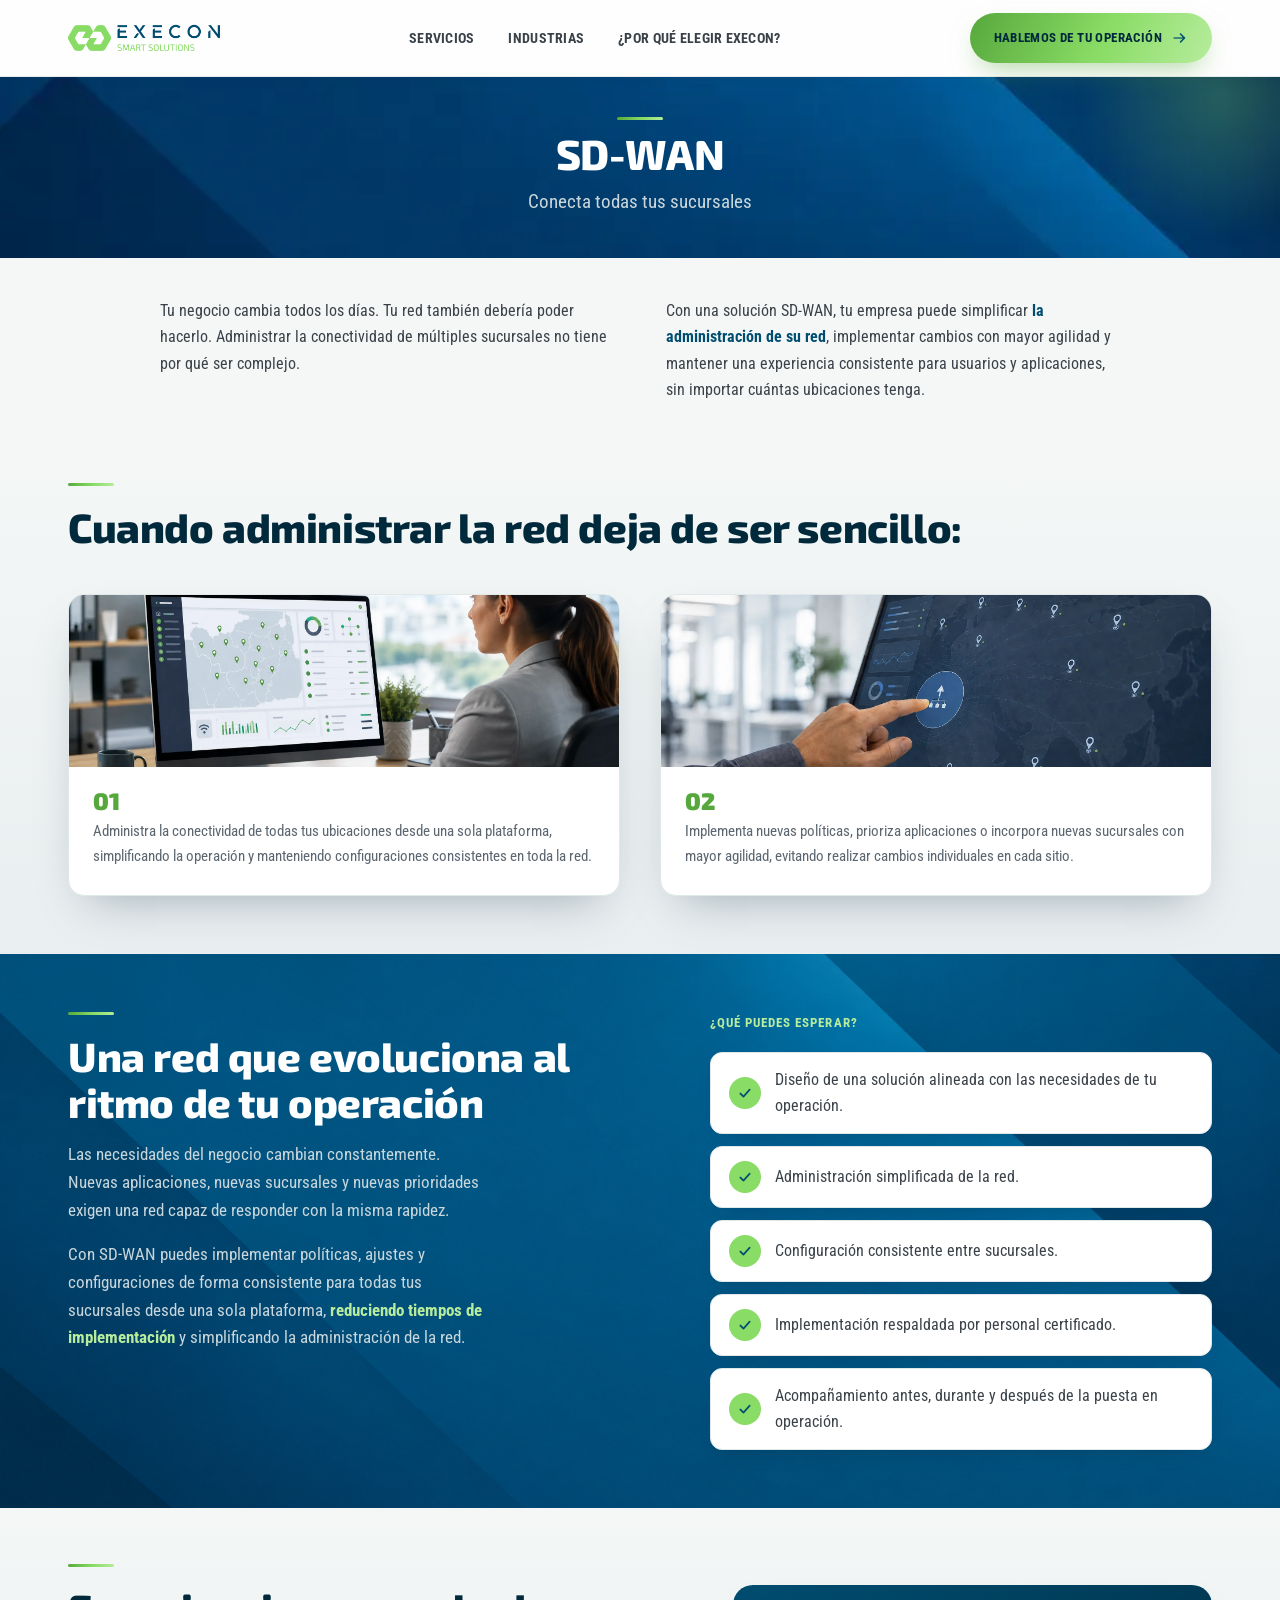
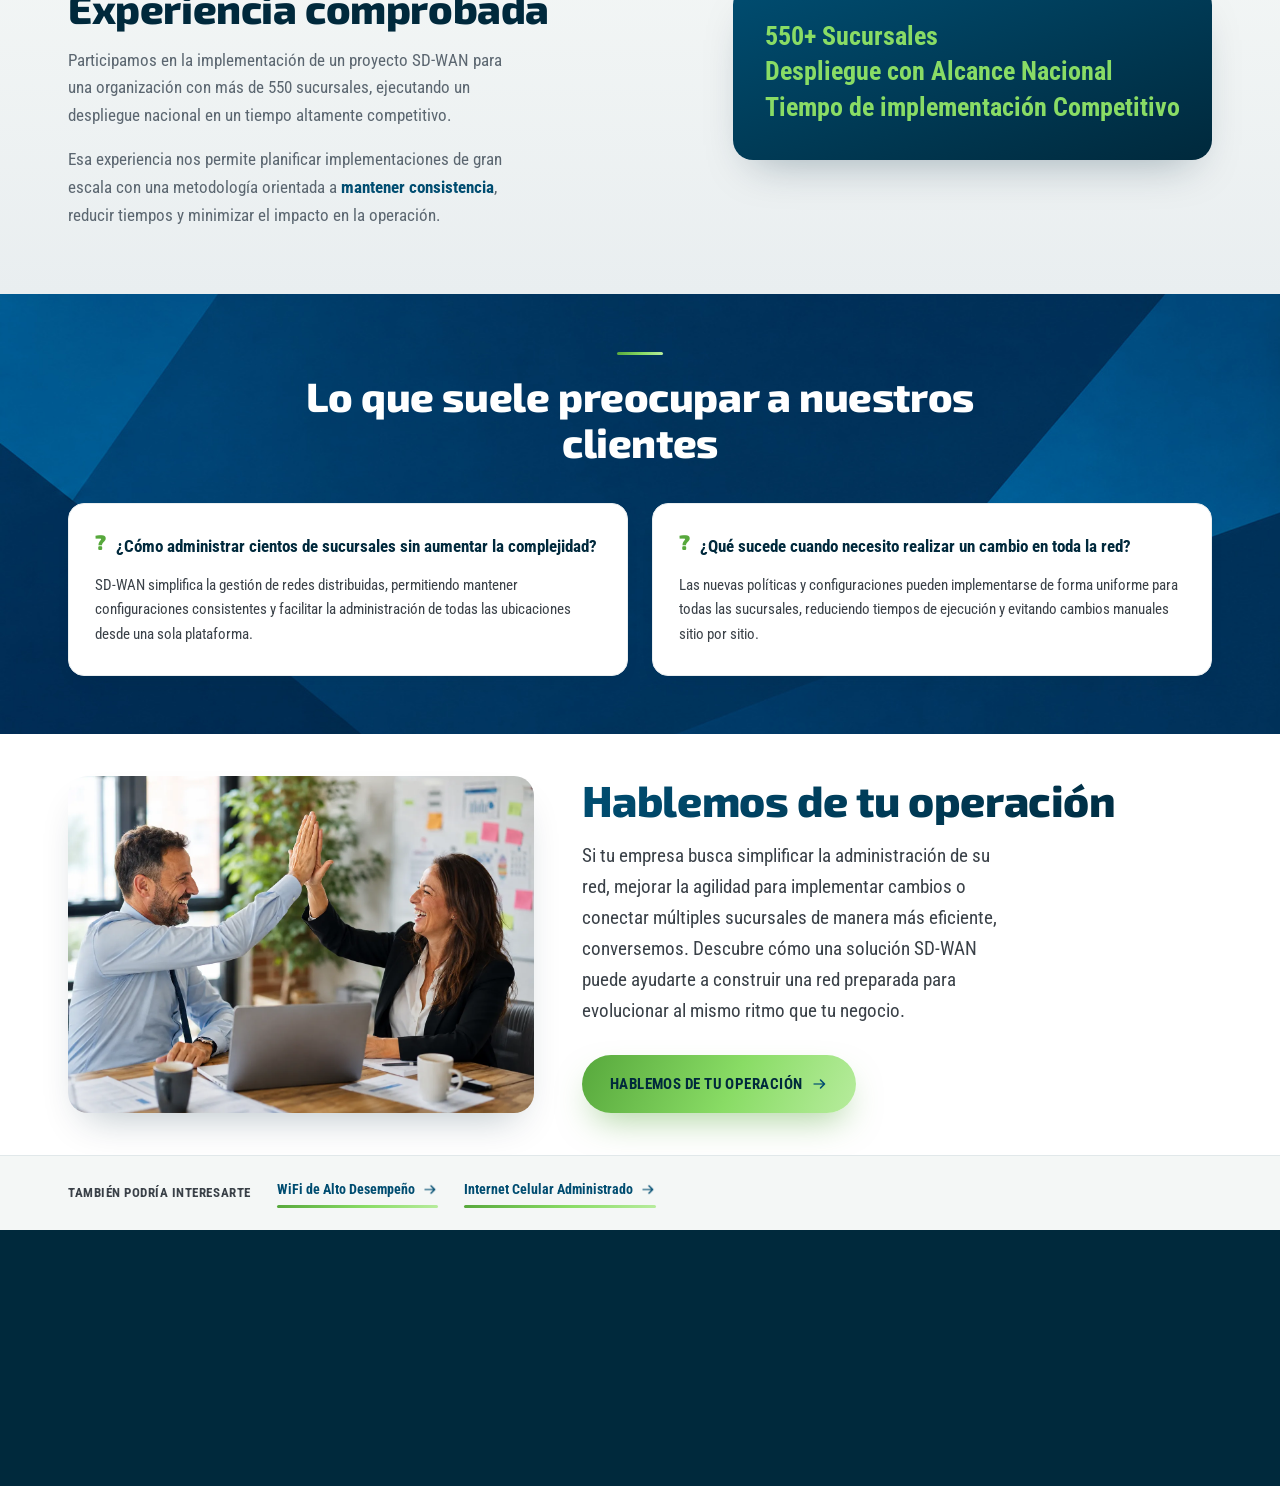
<file: sd-wan.html>
<html lang="es-MX">
<head>
<meta charset="UTF-8">
<meta name="viewport" content="width=device-width, initial-scale=1.0">
<title>SD-WAN | EXECON</title>
<meta name="description" content="En EXECON diseñamos e implementamos soluciones SD-WAN que simplifican la administración de la red, agilizan los cambios y mantienen una experiencia consistente entre sucursales.">
<link rel="canonical" href="https://execon-mx.github.io/webExecon/sd-wan.html">
<meta property="og:type" content="website">
<meta property="og:title" content="SD-WAN | EXECON">
<meta property="og:description" content="En EXECON diseñamos e implementamos soluciones SD-WAN que simplifican la administración de la red, agilizan los cambios y mantienen una experiencia consistente entre sucursales.">
<meta property="og:url" content="https://execon-mx.github.io/webExecon/sd-wan.html">
<meta property="og:locale" content="es_MX">
<meta property="og:image" content="https://execon-mx.github.io/webExecon/og-image.jpg">
<meta name="twitter:card" content="summary_large_image">
<link rel="preconnect" href="https://fonts.googleapis.com">
<link rel="preconnect" href="https://fonts.gstatic.com" crossorigin>
<link href="https://fonts.googleapis.com/css2?family=Exo+2:wght@500;600;700;800;900&family=Roboto+Condensed:wght@400;500;700&display=swap" rel="stylesheet">
<link rel="icon" type="image/png" sizes="48x48" href="favicon.png">
<link rel="apple-touch-icon" href="apple-touch-icon.png">
<link rel="stylesheet" href="styles.min.css">
</head>
<body>


<!-- ============ HEADER ============ -->
<header class="principal">
  <div class="wrap nav-fila">
    <a href="index.html" data-enlace="Inicio" class="logo">
      <img src="imagenes/logo-header.png" alt="EXECON" style="height:38px;width:auto;display:block" width="600" height="150" decoding="async">
    </a>

    <nav class="principal-links" id="navPrincipal">
      <div class="item">
        <a href="servicios.html">Servicios</a>
        <button type="button" class="submenu-toggle" aria-label="Mostrar opciones de Servicios" aria-expanded="false">
          <span class="flecha-submenu">&#9662;</span>
        </button>
        <div class="submenu">
          <a href="internet-celular-administrado.html"><img src="imagenes/icono-ica.png" alt="" style="width:16px;height:16px" width="32" height="32" loading="lazy" decoding="async">
Internet Celular Administrado</a>
          <a href="ingenieria-de-campo.html" ><img src="imagenes/icono-fs.png" alt="" style="width:16px;height:16px" width="32" height="32" loading="lazy" decoding="async">Ingeniería de Campo</a>
          <a href="redes-lan.html"><img src="imagenes/icono-lan.png" alt="" style="width:16px;height:16px" width="32" height="32" loading="lazy" decoding="async">Redes LAN</a>
          <a href="wifi-alto-desempeno.html"><img src="imagenes/icono-empresarial.png" alt="" style="width:16px;height:16px" width="32" height="32" loading="lazy" decoding="async">WiFi de Alto Desempeño</a>
          <a href="sd-wan.html"><img src="imagenes/icono-sdwan.png" alt="" style="width:16px;height:16px" width="32" height="32" loading="lazy" decoding="async">SD-WAN</a>
        </div>
      </div>
      <div class="item"><a href="industrias.html">Industrias</a></div>
      <div class="item"><a href="por-que-elegir-execon.html">¿Por qué elegir EXECON?</a></div>
    </nav>

    <div class="nav-cta">
      <a href="hablemos-de-tu-operacion.html"class="btn btn-primario">Hablemos de tu operación<img src="imagenes/cta-flecha.png" alt="" style="width:16px;height:16px" width="32" height="32" loading="lazy" decoding="async"></a>
      <button class="hamburguesa" id="btnMenu" aria-label="Abrir menú" aria-expanded="false">
        <span id="iconoMenu">&#9776;</span>
      </button>
    </div>
  </div>
</header>

<!-- ============ BANNER ============ -->
<section class="banner" id="top">
  <div class="banner-imagen" style="background-image:image-set(url('imagenes/fondo-linea-800.webp') 1x, url('imagenes/fondo-linea.webp') 2x)"></div>
  <div class="banner-glow"></div>
  <div class="wrap banner-grid contenido-sobre-imagen">
    <div class="banner-texto">
      <div class="raya"></div>
      <h1>SD-WAN</h1>
      <p class="banner-sub">Conecta todas tus sucursales</p>
    </div>
  </div>
</section>

<!-- ============ INTRODUCCIÓN ============ -->
<section class="intro">
  <div class="wrap">
    <div class="intro-cols">
      <p>Tu negocio cambia todos los días. Tu red también debería poder hacerlo. Administrar la conectividad de múltiples sucursales no tiene por qué ser complejo.</p>
      <p>Con una solución SD-WAN, tu empresa puede simplificar <strong>la administración de su red</strong>, implementar cambios con mayor agilidad y mantener una experiencia consistente para usuarios y aplicaciones, sin importar cuántas ubicaciones tenga.</p>
    </div>
  </div>
</section>

<!-- ============ CUANDO ADMINISTRAR LA RED DEJA DE SER SENCILLO ============ -->
<section class="claro pad pad-soluciones-sdwan" id="soluciones">
  <div class="wrap">
    <div class="raya"></div>
    <h2 class="titulo" style="max-width:none">Cuando administrar la red deja de ser sencillo:</h2>

    <div class="escenarios-cards-sdwan">
      <div class="escenario-card-sdwan reveal">
        <img src="imagenes/multiples-sucursales.webp" alt="Administración de sucursales desde una plataforma" class="escenario-imagen" width="1899" height="828" loading="lazy" decoding="async">
        <div class="escenario-card-body">
          <span class="proceso-num">01</span>
          <p>Administra la conectividad de todas tus ubicaciones desde una sola plataforma, simplificando la operación y manteniendo configuraciones consistentes en toda la red.</p>
        </div>
      </div>
      <div class="escenario-card-sdwan reveal">
        <img src="imagenes/cambios-operacion.webp" alt="Administración de sucursales desde una plataforma" class="escenario-imagen" width="1900" height="828" loading="lazy" decoding="async">
        <div class="escenario-card-body">
          <span class="proceso-num">02</span>
          <p>Implementa nuevas políticas, prioriza aplicaciones o incorpora nuevas sucursales con mayor agilidad, evitando realizar cambios individuales en cada sitio.</p>
        </div>
      </div>
    </div>
  </div>
</section>

<!-- ============ RITMO DE OPERACIÓN + QUÉ PUEDES ESPERAR ============ -->
<section class="on-dark pad">
  <!-- Espacio para imagen de fondo: agregar aquí style="background-image:url('LINK-DEL-WEBHOST')" -->
  <div class="bg-imagen" style="background-image:url('imagenes/fondo-diagonal.jpg')"></div>
  <div class="wrap contenido-sobre-imagen">
    <div class="ritmo-grid-sdwan">
      <div class="ritmo-texto-sdwan">
        <div class="raya"></div>
        <h2 class="titulo" style="max-width:none">Una red que evoluciona al ritmo de tu operación</h2>
        <p class="subtitulo-txt">Las necesidades del negocio cambian constantemente. Nuevas aplicaciones, nuevas sucursales y nuevas prioridades exigen una red capaz de responder con la misma rapidez.</p>
        <p class="subtitulo-txt">Con SD-WAN puedes implementar políticas, ajustes y configuraciones de forma consistente para todas tus sucursales desde una sola plataforma, <strong>reduciendo tiempos de implementación</strong> y simplificando la administración de la red.</p>
      </div>
      <div class="ritmo-lista-sdwan">
        <h3>¿Qué puedes esperar?</h3>
        <ul class="lista-numerada-sdwan">
          <li class="reveal"><span class="num"><img src="imagenes/icono-checkmark.png" alt="" class="icon-check" width="64" height="64" loading="lazy" decoding="async"></span><p>Diseño de una solución alineada con las necesidades de tu operación.</p></li>
          <li class="reveal"><span class="num"><img src="imagenes/icono-checkmark.png" alt="" class="icon-check" width="64" height="64" loading="lazy" decoding="async"></span><p>Administración simplificada de la red.</p></li>
          <li class="reveal"><span class="num"><img src="imagenes/icono-checkmark.png" alt="" class="icon-check" width="64" height="64" loading="lazy" decoding="async"></span><p>Configuración consistente entre sucursales.</p></li>
          <li class="reveal"><span class="num"><img src="imagenes/icono-checkmark.png" alt="" class="icon-check" width="64" height="64" loading="lazy" decoding="async"></span><p>Implementación respaldada por personal certificado.</p></li>
          <li class="reveal"><span class="num"><img src="imagenes/icono-checkmark.png" alt="" class="icon-check" width="64" height="64" loading="lazy" decoding="async"></span><p>Acompañamiento antes, durante y después de la puesta en operación.</p></li>
        </ul>
      </div>
    </div>
  </div>
</section>

<!-- ============ EXPERIENCIA COMPROBADA ============ -->
<section class="claro pad pad-porqueexecon-sdwan" id="porque-execon">
  <div class="wrap">
    <div class="experiencia-grid-sdwan">
      <div class="experiencia-texto-sdwan">
        <div class="raya"></div>
        <h2 class="titulo" style="max-width:none">Experiencia comprobada</h2>
        <p class="subtitulo-txt">Participamos en la implementación de un proyecto SD-WAN para una organización con más de 550 sucursales, ejecutando un despliegue nacional en un tiempo altamente competitivo.</p>
        <p class="subtitulo-txt">Esa experiencia nos permite planificar implementaciones de gran escala con una metodología orientada a <strong>mantener consistencia</strong>, reducir tiempos y minimizar el impacto en la operación.</p>
      </div>
      <div class="stat-panel-sdwan reveal">
        <div class="stat-item-sdwan">
          <span class="stat-linea">550+ Sucursales</span>
        </div>
        <div class="stat-item-sdwan">
          <span class="stat-linea">Despliegue con Alcance Nacional</span>
        </div>
        <div class="stat-item-sdwan">
          <span class="stat-linea">Tiempo de implementación Competitivo</span>
        </div>
      </div>
    </div>
  </div>
</section>

<!-- ============ LO QUE ANALIZAMOS CON CLIENTES ============ -->
<section class="on-dark pad">
  <!-- Espacio para imagen de fondo: agregar aquí style="background-image:url('LINK-DEL-WEBHOST')" -->
  <div class="bg-imagen" style="background-image:url('imagenes/fondo-geometrico.jpg')"></div>
  <div class="wrap contenido-sobre-imagen">
    <div class="cabecera-centrada" style="max-width:760px">
      <div class="raya centrada"></div>
      <h2 class="titulo" style="max-width:none">Lo que suele preocupar a nuestros clientes</h2>
    </div>

    <div class="faq-grid">
      <div class="faq-card reveal">
        <div class="pregunta">
          <span class="signo">?</span>
          <h3>¿Cómo administrar cientos de sucursales sin aumentar la complejidad?</h3>
        </div>
        <p>SD-WAN simplifica la gestión de redes distribuidas, permitiendo mantener configuraciones consistentes y facilitar la administración de todas las ubicaciones desde una sola plataforma.</p>
      </div>
      <div class="faq-card reveal">
        <div class="pregunta">
          <span class="signo">?</span>
          <h3>¿Qué sucede cuando necesito realizar un cambio en toda la red?</h3>
        </div>
        <p>Las nuevas políticas y configuraciones pueden implementarse de forma uniforme para todas las sucursales, reduciendo tiempos de ejecución y evitando cambios manuales sitio por sitio.</p>
      </div>
    </div>
  </div>
</section>

<!-- ============ CTA FINAL ============ -->
<section class="cta-final" id="contacto">
  <div class="wrap">
    <div class="cta-final-foto"><img class="foto-cubierta" src="imagenes/cta-foto.webp" alt="Equipo revisando el desempeño de la red" width="1423" height="1105" loading="lazy" decoding="async"></div>
    <div class="cta-final-contenido">
      <h2 class="titulo">Hablemos de tu operación</h2>
      <p class="subtitulo-txt">Si tu empresa busca simplificar la administración de su red, mejorar la agilidad para implementar cambios o conectar múltiples sucursales de manera más eficiente, conversemos. Descubre cómo una solución SD-WAN puede ayudarte a construir una red preparada para evolucionar al mismo ritmo que tu negocio.</p>
      <a href="hablemos-de-tu-operacion.html" class="btn btn-primario">Hablemos de tu operación <img src="imagenes/cta-flecha.png" alt="" style="width:16px;height:16px" width="32" height="32" loading="lazy" decoding="async"></a>
    </div>
  </div>
</section>

<!-- ============ TAMBIÉN PODRÍA INTERESARTE ============ -->
<section class="relacionados">
  <div class="wrap">
    <span class="etq">También podría interesarte</span>
    <a href="wifi-alto-desempeno.html" class="link-flecha">WiFi de Alto Desempeño<img src="imagenes/cta-flecha.png" alt="" style="width:15px;height:15px" width="32" height="32" loading="lazy" decoding="async"></a>
    <a href="internet-celular-administrado.html" class="link-flecha">Internet Celular Administrado <img src="imagenes/cta-flecha.png" alt="" style="width:15px;height:15px" width="32" height="32" loading="lazy" decoding="async"></a>
  </div>
</section>

<!-- ============ FOOTER ============ -->
<footer id="trabajamos">
  <div class="wrap">
    <div class="footer-grid">
      <div>
        <a href="index.html" data-enlace="Inicio" class="logo">
          <img src="imagenes/logo-footer.png" alt="EXECON" style="height:56px;width:auto;display:block" width="600" height="150" loading="lazy" decoding="async">
        </a>
      </div>
      <div>
        <h4>Navegación</h4>
        <ul class="footer-nav-paginas">
          <li><a href="servicios.html">Servicios</a></li>
		  <li><a href="industrias.html">Industrias</a></li>
          <li><a href="por-que-elegir-execon.html">¿Por qué elegir EXECON?</a></li>
        </ul>
      </div>
      <div>
        <h4>Contacto</h4>
        <div class="footer-contacto-fila">
          <img src="imagenes/pin.png" alt="" style="width:15px;height:15px" width="30" height="30" loading="lazy" decoding="async">
          <address class="footer-direccion">
            Edificio EXECON, Calle José Benítez 2190 Piso 3, Colonia Obispado. C.P. 64060, Monterrey, Nuevo León, México
          </address>
        </div>
        <div class="footer-contacto-fila">
          <img src="imagenes/telefono.png" alt="" style="width:15px;height:15px" width="30" height="30" loading="lazy" decoding="async">
          <a href="tel:+528182151900">+52 81 8215 1900</a>
        </div>
        <div class="footer-contacto-fila">
          <img src="imagenes/correo.png" alt="" style="width:15px;height:15px" width="30" height="30" loading="lazy" decoding="async">
          <a href="mailto:info@execon.mx">info@execon.mx</a>
        </div>
      </div>
    </div>
    <p class="footer-legal">
      <span>2026. Consultoría y Asesoría de Redes SA de CV. Todos los derechos reservados.</span>
      <span class="separador">|</span>
      <a href="AVISO-DE-PRIVACIDAD.pdf" target="_blank" rel="noopener" data-enlace="Aviso de Privacidad" class="footer-aviso">Aviso de Privacidad</a>
    </p>
  </div>
</footer>


<script>
  const btnMenu = document.getElementById('btnMenu');
  const nav = document.getElementById('navPrincipal');
  const iconoMenu = document.getElementById('iconoMenu');
  btnMenu.addEventListener('click', () => {
    const abierto = nav.classList.toggle('abierto');
    btnMenu.setAttribute('aria-expanded', abierto);
    iconoMenu.innerHTML = abierto ? '&#10005;' : '&#9776;';
  });
  document.querySelectorAll('.submenu-toggle').forEach(boton=>{
    boton.addEventListener('click', (e)=>{
      e.preventDefault();
      e.stopPropagation();
      const item = boton.closest('.item');
      const abierto = item.classList.toggle('abierto');
      boton.setAttribute('aria-expanded', abierto);
    });
  });
  document.querySelectorAll('.principal-links a').forEach(a=>{
    a.addEventListener('click', ()=>{
      if(window.innerWidth <= 980){ nav.classList.remove('abierto'); btnMenu.setAttribute('aria-expanded','false'); iconoMenu.innerHTML = '&#9776;'; }
    });
  });
  const observador = new IntersectionObserver((entradas)=>{
    entradas.forEach(en=>{ if(en.isIntersecting){ en.target.classList.add('mostrar'); observador.unobserve(en.target); } });
  }, { threshold:.15 });
  document.querySelectorAll('.reveal').forEach(el=> observador.observe(el));
</script>
</body>
</html>
</file>
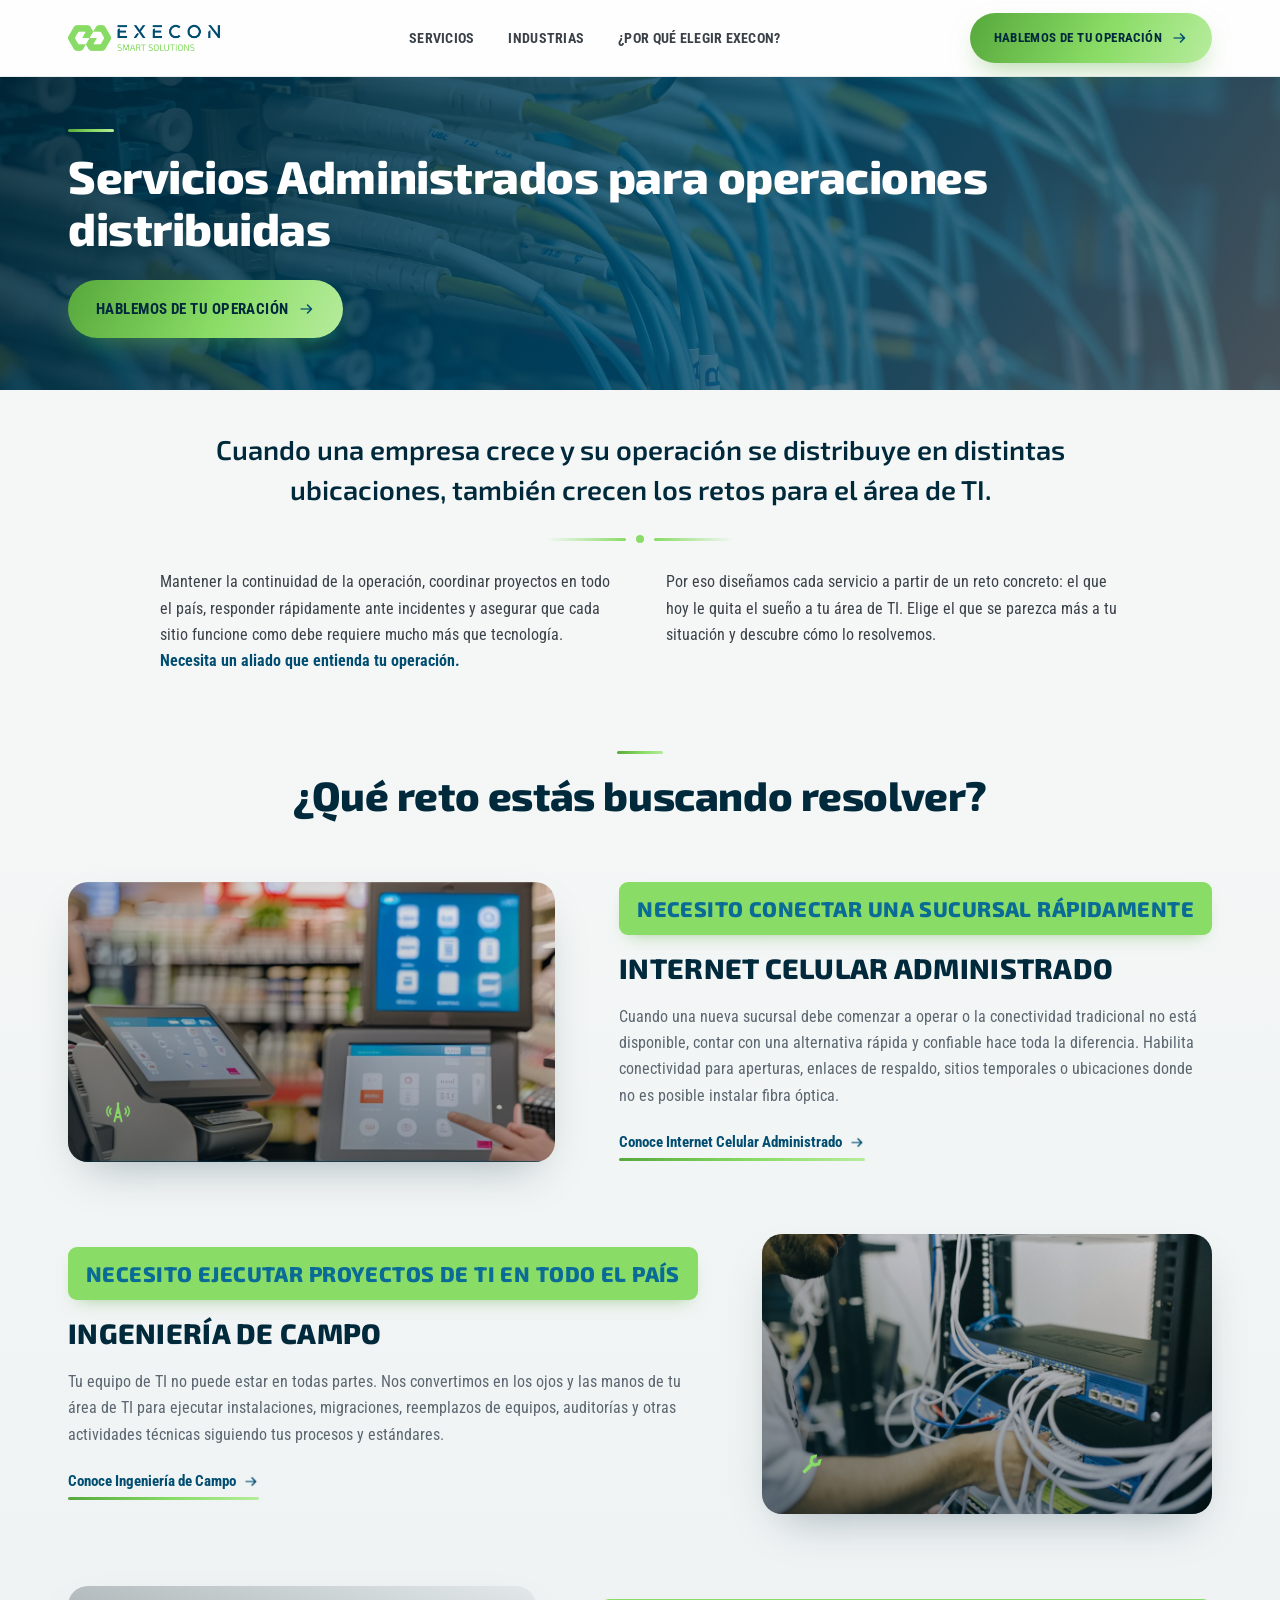
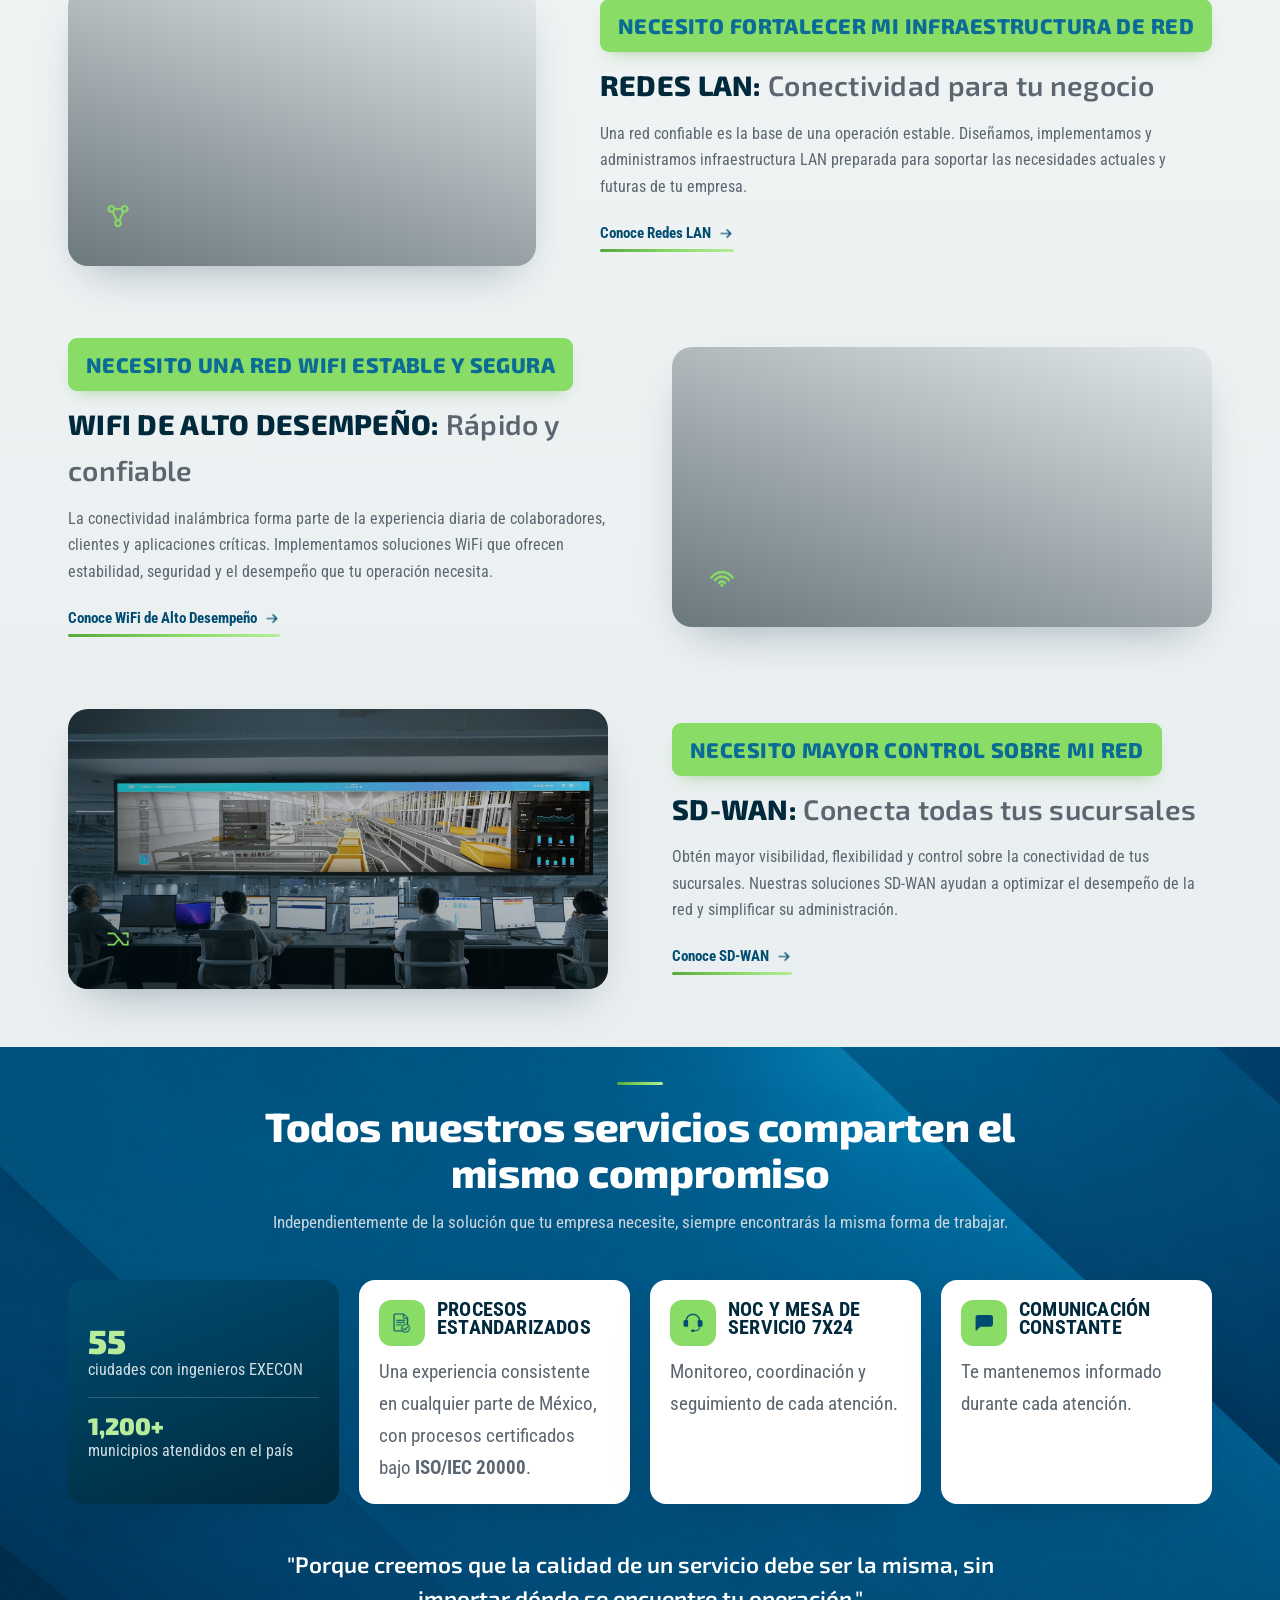
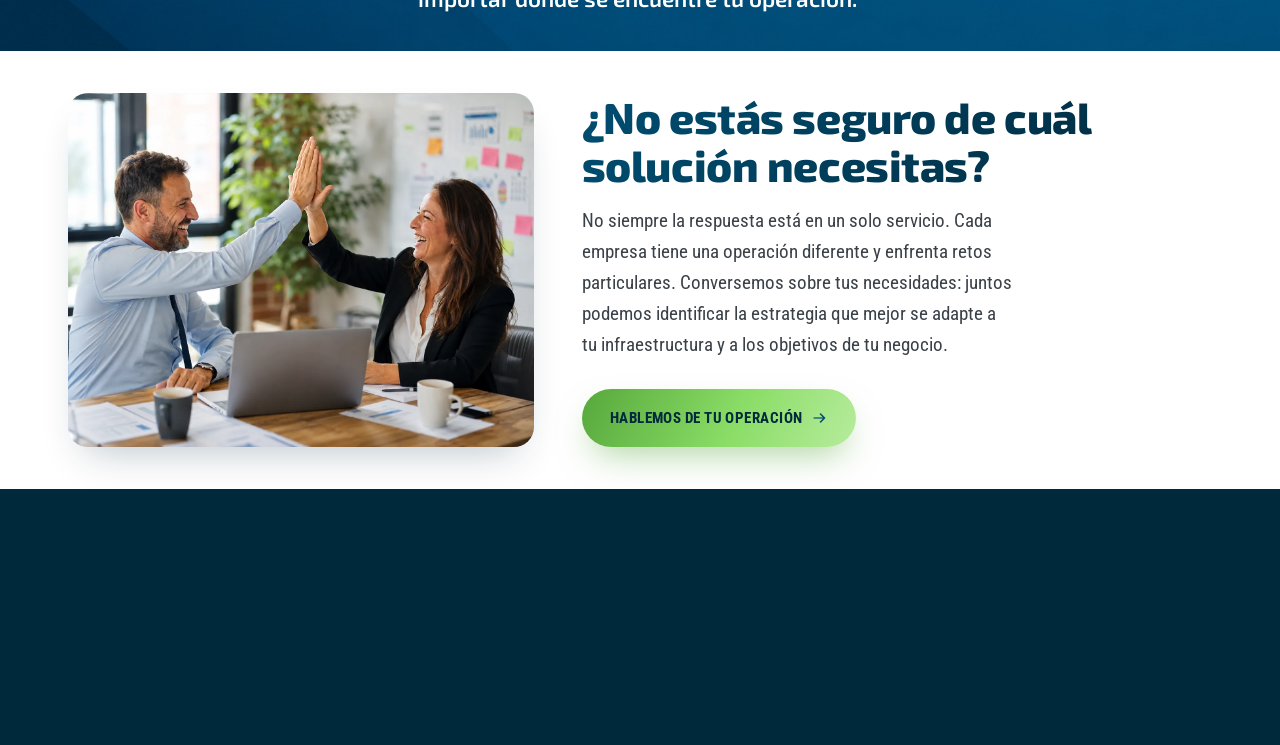
<file: servicios.html>
<!DOCTYPE html>
<html lang="es-MX">
<head>
<meta charset="UTF-8">
<meta name="viewport" content="width=device-width, initial-scale=1.0">
<title>Servicios | EXECON — Servicios Administrados de Infraestructura y Redes</title>
<meta name="description" content="Conoce los Servicios Administrados de EXECON: Internet Celular Administrado, Field Services, Redes LAN, WiFi de Alto Desempeño y SD-WAN, diseñados para operaciones con múltiples sucursales.">
<link rel="canonical" href="https://execon-mx.github.io/webExecon/servicios.html">
<meta property="og:type" content="website">
<meta property="og:title" content="Servicios | EXECON — Servicios Administrados de Infraestructura y Redes">
<meta property="og:description" content="Conoce los Servicios Administrados de EXECON: Internet Celular Administrado, Field Services, Redes LAN, WiFi de Alto Desempeño y SD-WAN, diseñados para operaciones con múltiples sucursales.">
<meta property="og:url" content="https://execon-mx.github.io/webExecon/servicios.html">
<meta property="og:locale" content="es_MX">
<meta property="og:image" content="https://execon-mx.github.io/webExecon/og-image.jpg">
<meta name="twitter:card" content="summary_large_image">
<link rel="preconnect" href="https://fonts.googleapis.com">
<link rel="preconnect" href="https://fonts.gstatic.com" crossorigin>
<link href="https://fonts.googleapis.com/css2?family=Exo+2:wght@500;600;700;800;900&family=Roboto+Condensed:wght@400;500;700&display=swap" rel="stylesheet">
<link rel="icon" type="image/png" sizes="48x48" href="favicon.png">
<link rel="apple-touch-icon" href="apple-touch-icon.png">
<link rel="stylesheet" href="styles.min.css">
<style>
  /* Subtítulo dentro del título: "NOMBRE: subtítulo" */
  .titulo-sub{ text-transform:none; font-weight:600; color:var(--gris); }
</style>
</head>
<body>


<!-- ============ HEADER ============ -->
<header class="principal">
  <div class="wrap nav-fila">
    <a href="index.html" data-enlace="Inicio" class="logo">
      <img src="imagenes/logo-header.png" alt="EXECON" style="height:38px;width:auto;display:block" width="600" height="150" decoding="async">
    </a>

    <nav class="principal-links" id="navPrincipal">
      <div class="item">
        <a href="servicios.html">Servicios</a>
        <button type="button" class="submenu-toggle" aria-label="Mostrar opciones de Servicios" aria-expanded="false">
          <span class="flecha-submenu">&#9662;</span>
        </button>
        <div class="submenu">
          <a href="internet-celular-administrado.html"><img src="imagenes/icono-ica.png" alt="" style="width:16px;height:16px" width="32" height="32" loading="lazy" decoding="async">
Internet Celular Administrado</a>
          <a href="ingenieria-de-campo.html" ><img src="imagenes/icono-fs.png" alt="" style="width:16px;height:16px" width="32" height="32" loading="lazy" decoding="async">Ingeniería de Campo</a>
          <a href="redes-lan.html"><img src="imagenes/icono-lan.png" alt="" style="width:16px;height:16px" width="32" height="32" loading="lazy" decoding="async">Redes LAN</a>
          <a href="wifi-alto-desempeno.html"><img src="imagenes/icono-empresarial.png" alt="" style="width:16px;height:16px" width="32" height="32" loading="lazy" decoding="async">WiFi de Alto Desempeño</a>
          <a href="sd-wan.html"><img src="imagenes/icono-sdwan.png" alt="" style="width:16px;height:16px" width="32" height="32" loading="lazy" decoding="async">SD-WAN</a>
        </div>
      </div>
      <div class="item"><a href="industrias.html">Industrias</a></div>
      <div class="item"><a href="por-que-elegir-execon.html">¿Por qué elegir EXECON?</a></div>
    </nav>

    <div class="nav-cta">
      <a href="hablemos-de-tu-operacion.html"class="btn btn-primario">Hablemos de tu operación<img src="imagenes/cta-flecha.png" alt="" style="width:16px;height:16px" width="32" height="32" loading="lazy" decoding="async"></a>
      <button class="hamburguesa" id="btnMenu" aria-label="Abrir menú" aria-expanded="false">
        <span id="iconoMenu">&#9776;</span>
      </button>
    </div>
  </div>
</header>

<!-- ============ HERO SERVICIOS ============ -->
<section class="hero" id="top">
  <img class="hero-foto" src="imagenes/fondo-servicios.webp" srcset="imagenes/fondo-servicios-800.webp 800w, imagenes/fondo-servicios.webp 1920w" sizes="100vw" width="1920" height="1280" fetchpriority="high" decoding="async" alt="Ingeniero trabajando en un site de telecomunicaciones">
  <div class="hero-overlay" aria-hidden="true"></div>
  <div class="wrap hero-grid" style="grid-template-columns:1fr">
    <div>
      <div class="raya"></div>
      <h1 style="max-width:none">Servicios Administrados para operaciones distribuidas</h1>
      <div class="hero-cta">
        <a href="hablemos-de-tu-operacion.html" class="btn btn-primario">Hablemos de tu operación<img src="imagenes/cta-flecha.png" alt="" style="width:16px;height:16px" width="32" height="32" loading="lazy" decoding="async"></a>
      </div>
    </div>
  </div>
</section>

<!-- ============ INTRO ============ -->
<section class="intro">
  <div class="wrap">
    <p class="intro-lead">Cuando una empresa crece y su operación se distribuye en distintas ubicaciones, también crecen los retos para el área de TI.</p>
    <div class="intro-divisor" aria-hidden="true">
      <span class="raya-h"></span><span class="punto-mid"></span><span class="raya-h derecha"></span>
    </div>
    <div class="intro-cols">
      <p>Mantener la continuidad de la operación, coordinar proyectos en todo el país, responder rápidamente ante incidentes y asegurar que cada sitio funcione como debe requiere mucho más que tecnología. <strong>Necesita un aliado que entienda tu operación.</strong></p>
      <p>Por eso diseñamos cada servicio a partir de un reto concreto: el que hoy le quita el sueño a tu área de TI. Elige el que se parezca más a tu situación y descubre cómo lo resolvemos.</p>
    </div>
  </div>
</section>

<!-- ============ CATÁLOGO DE SERVICIOS ============ -->
<section class="claro pad pad-top-servicios" id="servicios">
  <div class="wrap">
    <div class="cabecera-centrada" style="max-width:760px">
      <div class="raya centrada"></div>
      <h2 class="titulo" style="max-width:none">¿Qué reto estás buscando resolver?</h2>
    </div>

    <div class="catalogo">

      <!-- 1. Internet Celular Administrado -->
      <div class="servicio-fila reveal">
        <div class="servicio-foto">
          <img class="foto-cubierta" src="imagenes/ica-servicios.webp" alt="" width="1280" height="618" loading="lazy" decoding="async">
          <div class="icobox"><img src="imagenes/icono-ica.png" alt="" width="32" height="32" loading="lazy" decoding="async"></div>
      </div>
        <div class="servicio-contenido">
          <div class="reto-etiqueta">Necesito conectar una sucursal rápidamente</div>
          <h3>Internet Celular Administrado</h3>
          <p>Cuando una nueva sucursal debe comenzar a operar o la conectividad tradicional no está disponible, contar con una alternativa rápida y confiable hace toda la diferencia. Habilita conectividad para aperturas, enlaces de respaldo, sitios temporales o ubicaciones donde no es posible instalar fibra óptica.</p>
          <a href="internet-celular-administrado.html" class="link-flecha">Conoce Internet Celular Administrado <img class="icono-inline" src="imagenes/cta-flecha.png" alt="" width="32" height="32" loading="lazy" decoding="async"></a>
        </div>
      </div>

      <!-- 2. Field Services -->
      <div class="servicio-fila reveal">
        <div class="servicio-foto">
          <img class="foto-cubierta" src="imagenes/ic-servicios.webp" alt="" width="1920" height="1280" loading="lazy" decoding="async">
          <div class="icobox"><img src="imagenes/icono-fs.png" alt="" width="32" height="32" loading="lazy" decoding="async"></div>
       </div>
        <div class="servicio-contenido">
          <div class="reto-etiqueta">Necesito ejecutar proyectos de TI en todo el país</div>
          <h3>Ingeniería de Campo</h3>
          <p>Tu equipo de TI no puede estar en todas partes. Nos convertimos en los ojos y las manos de tu área de TI para ejecutar instalaciones, migraciones, reemplazos de equipos, auditorías y otras actividades técnicas siguiendo tus procesos y estándares.</p>
          <a href="ingenieria-de-campo.html" class="link-flecha">Conoce Ingeniería de Campo <img class="icono-inline" src="imagenes/cta-flecha.png" alt="" width="32" height="32" loading="lazy" decoding="async"></a>
        </div>
      </div>

      <!-- 3. Redes LAN -->
      <div class="servicio-fila reveal">
        <div class="servicio-foto">
          <img class="foto-cubierta" src="imagenes/redes-lan-servicios.webp" alt="" width="1920" height="1280" loading="lazy" decoding="async">
          <div class="icobox"><img src="imagenes/icono-lan.png" alt="" width="32" height="32" loading="lazy" decoding="async"></div>
        </div>
        <div class="servicio-contenido">
          <div class="reto-etiqueta">Necesito fortalecer mi infraestructura de red</div>
          <h3>Redes LAN: <span class="titulo-sub">Conectividad para tu negocio</span></h3>
          <p>Una red confiable es la base de una operación estable. Diseñamos, implementamos y administramos infraestructura LAN preparada para soportar las necesidades actuales y futuras de tu empresa.</p>
          <a href="redes-lan.html" class="link-flecha">Conoce Redes LAN<img class="icono-inline" src="imagenes/cta-flecha.png" alt="" width="32" height="32" loading="lazy" decoding="async"></a>
        </div>
      </div>

      <!-- 4. WiFi de Alto  -->
      <div class="servicio-fila reveal">
        <div class="servicio-foto">
          <img class="foto-cubierta" src="imagenes/wifi-empresarial-servicios.webp" alt="" width="1920" height="1280" loading="lazy" decoding="async">
          <div class="icobox"><img src="imagenes/icono-empresarial.png" alt="" width="32" height="32" loading="lazy" decoding="async"></div>
        </div>
        <div class="servicio-contenido">
          <div class="reto-etiqueta">Necesito una red WiFi estable y segura</div>
          <h3>WiFi de Alto Desempeño: <span class="titulo-sub">Rápido y confiable</span></h3>
          <p>La conectividad inalámbrica forma parte de la experiencia diaria de colaboradores, clientes y aplicaciones críticas. Implementamos soluciones WiFi que ofrecen estabilidad, seguridad y el desempeño que tu operación necesita.</p>
          <a href="wifi-alto-desempeno.html" class="link-flecha">Conoce WiFi de Alto Desempeño <img class="icono-inline" src="imagenes/cta-flecha.png" alt="" width="32" height="32" loading="lazy" decoding="async"></a>
        </div>
      </div>

      <!-- 5. SD-WAN -->
      <div class="servicio-fila reveal">
        <div class="servicio-foto">
          <img class="foto-cubierta" src="imagenes/sd-wan-servicios.webp" alt="" width="1920" height="1080" loading="lazy" decoding="async">
          <div class="icobox"><img src="imagenes/icono-sdwan.png" alt="" width="32" height="32" loading="lazy" decoding="async"></div>
        </div>
        <div class="servicio-contenido">
          <div class="reto-etiqueta">Necesito mayor control sobre mi red</div>
          <h3>SD-WAN: <span class="titulo-sub">Conecta todas tus sucursales</span></h3>
          <p>Obtén mayor visibilidad, flexibilidad y control sobre la conectividad de tus sucursales. Nuestras soluciones SD-WAN ayudan a optimizar el desempeño de la red y simplificar su administración.</p>
          <a href="sd-wan.html" data-enlace="SD-WAN" class="link-flecha">Conoce SD-WAN <img class="icono-inline" src="imagenes/cta-flecha.png" alt="" width="32" height="32" loading="lazy" decoding="async"></a>
        </div>
      </div>

    </div>
  </div>
</section>

<!-- ============ COMPROMISO ============ -->
<section class="on-dark pad pad-compromiso-servicios" id="compromiso">
  <div class="bg-imagen" style="background-image:url('imagenes/fondo-diagonal.jpg')"></div>
  <div class="wrap contenido-sobre-imagen">
    <div class="cabecera-centrada" style="max-width:760px">
      <div class="raya centrada"></div>
      <h2 class="titulo" style="max-width:none">Todos nuestros servicios comparten el mismo compromiso</h2>
      <p class="subtitulo-txt" style="max-width:none">Independientemente de la solución que tu empresa necesite, siempre encontrarás la misma forma de trabajar.</p>
    </div>

    <div class="compromiso-grid">
      <div class="compromiso-card stat reveal">
        <div class="stat-fila"><span class="stat-num">55</span><span class="stat-txt">ciudades con ingenieros EXECON</span></div>
        <hr>
        <div class="stat-fila"><span class="stat-num chico">1,200+</span><span class="stat-txt">municipios atendidos en el país</span></div>
      </div>
      <div class="compromiso-card reveal">
        <div class="icobox-fila"><div class="icobox"><img src="imagenes/icono-documento-check-60.png" alt="" width="60" height="60" loading="lazy" decoding="async"></div><h4>Procesos estandarizados</h4></div>
        <p>Una experiencia consistente en cualquier parte de México, con procesos certificados bajo <strong>ISO/IEC 20000</strong>.</p>
      </div>
      <div class="compromiso-card reveal">
        <div class="icobox-fila"><div class="icobox"><img src="imagenes/icono-headset.png" alt="" width="60" height="60" loading="lazy" decoding="async"></div><h4>NOC y Mesa de Servicio 7x24</h4></div>
        <p>Monitoreo, coordinación y seguimiento de cada atención.</p>
      </div>
      <div class="compromiso-card reveal">
        <div class="icobox-fila"><div class="icobox"><img src="imagenes/icono-burbuja.png" alt="" width="60" height="60" loading="lazy" decoding="async"></div><h4>Comunicación constante</h4></div>
        <p>Te mantenemos informado durante cada atención.</p>
      </div>
    </div>

    <p class="cita-compromiso">"Porque creemos que la calidad de un servicio debe ser la misma, sin importar dónde se encuentre tu operación."</p>

  </div>
</section>

<!-- ============ CTA FINAL ============ -->
<section class="cta-final" id="contacto">
  <div class="wrap">
    <div class="cta-final-foto"><img class="foto-cubierta" src="imagenes/cta-foto.webp" alt="Equipo conversando sobre una operación de negocio" width="1423" height="1105" loading="lazy" decoding="async"></div>
    <div class="cta-final-contenido">
      <h2 class="titulo">¿No estás seguro de cuál solución necesitas?</h2>
      <p class="subtitulo-txt">No siempre la respuesta está en un solo servicio. Cada empresa tiene una operación diferente y enfrenta retos particulares. Conversemos sobre tus necesidades: juntos podemos identificar la estrategia que mejor se adapte a tu infraestructura y a los objetivos de tu negocio.</p>
      <a href="hablemos-de-tu-operacion.html" class="btn btn-primario">Hablemos de tu operación <img class="icono-inline" src="imagenes/cta-flecha.png" alt="" width="32" height="32" loading="lazy" decoding="async"></a>
    </div>
  </div>
</section>

<!-- ============ FOOTER ============ -->
<footer id="trabajamos">
  <div class="wrap">
    <div class="footer-grid">
      <div>
        <a href="index.html" class="logo">
          <img src="imagenes/logo-footer.png" alt="EXECON" style="height:56px;width:auto;display:block" width="600" height="150" loading="lazy" decoding="async">
        </a>
      </div>
      <div>
        <h4>Navegación</h4>
        <ul class="footer-nav-paginas">
          <li><a href="servicios.html">Servicios</a></li>
		  <li><a href="industrias.html">Industrias</a></li>
          <li><a href="por-que-elegir-execon.html">¿Por qué elegir EXECON?</a></li>
        </ul>
      </div>
      <div>
        <h4>Contacto</h4>
        <div class="footer-contacto-fila">
          <img src="imagenes/pin.png" alt="" style="width:15px;height:15px" width="30" height="30" loading="lazy" decoding="async">
          <address class="footer-direccion">
            Edificio EXECON, Calle José Benítez 2190 Piso 3, Colonia Obispado. C.P. 64060, Monterrey, Nuevo León, México
          </address>
        </div>
        <div class="footer-contacto-fila">
          <img src="imagenes/telefono.png" alt="" style="width:15px;height:15px" width="30" height="30" loading="lazy" decoding="async">
          <a href="tel:+528182151900">+52 81 8215 1900</a>
        </div>
        <div class="footer-contacto-fila">
          <img src="imagenes/correo.png" alt="" style="width:15px;height:15px" width="30" height="30" loading="lazy" decoding="async">
          <a href="mailto:info@execon.mx">info@execon.mx</a>
        </div>
      </div>
    </div>
    <p class="footer-legal">
      <span>2026. Consultoría y Asesoría de Redes SA de CV. Todos los derechos reservados.</span>
      <span class="separador">|</span>
      <a href="AVISO-DE-PRIVACIDAD.pdf" target="_blank" rel="noopener" data-enlace="Aviso de Privacidad" class="footer-aviso">Aviso de Privacidad</a>
    </p>
  </div>
</footer>


<script>
  const btnMenu = document.getElementById('btnMenu');
  const nav = document.getElementById('navPrincipal');
  const iconoMenu = document.getElementById('iconoMenu');
  btnMenu.addEventListener('click', () => {
    const abierto = nav.classList.toggle('abierto');
    btnMenu.setAttribute('aria-expanded', abierto);
    iconoMenu.innerHTML = abierto ? '&#10005;' : '&#9776;';
  });
  document.querySelectorAll('.submenu-toggle').forEach(boton=>{
    boton.addEventListener('click', (e)=>{
      e.preventDefault();
      e.stopPropagation();
      const item = boton.closest('.item');
      const abierto = item.classList.toggle('abierto');
      boton.setAttribute('aria-expanded', abierto);
    });
  });
  document.querySelectorAll('.principal-links a').forEach(a=>{
    a.addEventListener('click', ()=>{
      if(window.innerWidth <= 980){ nav.classList.remove('abierto'); btnMenu.setAttribute('aria-expanded','false'); iconoMenu.innerHTML = '&#9776;'; }
    });
  });
  const observador = new IntersectionObserver((entradas)=>{
    entradas.forEach(en=>{ if(en.isIntersecting){ en.target.classList.add('mostrar'); observador.unobserve(en.target); } });
  }, { threshold:.12 });
  document.querySelectorAll('.reveal').forEach(el=> observador.observe(el));
</script>
</body>
</html>
</file>
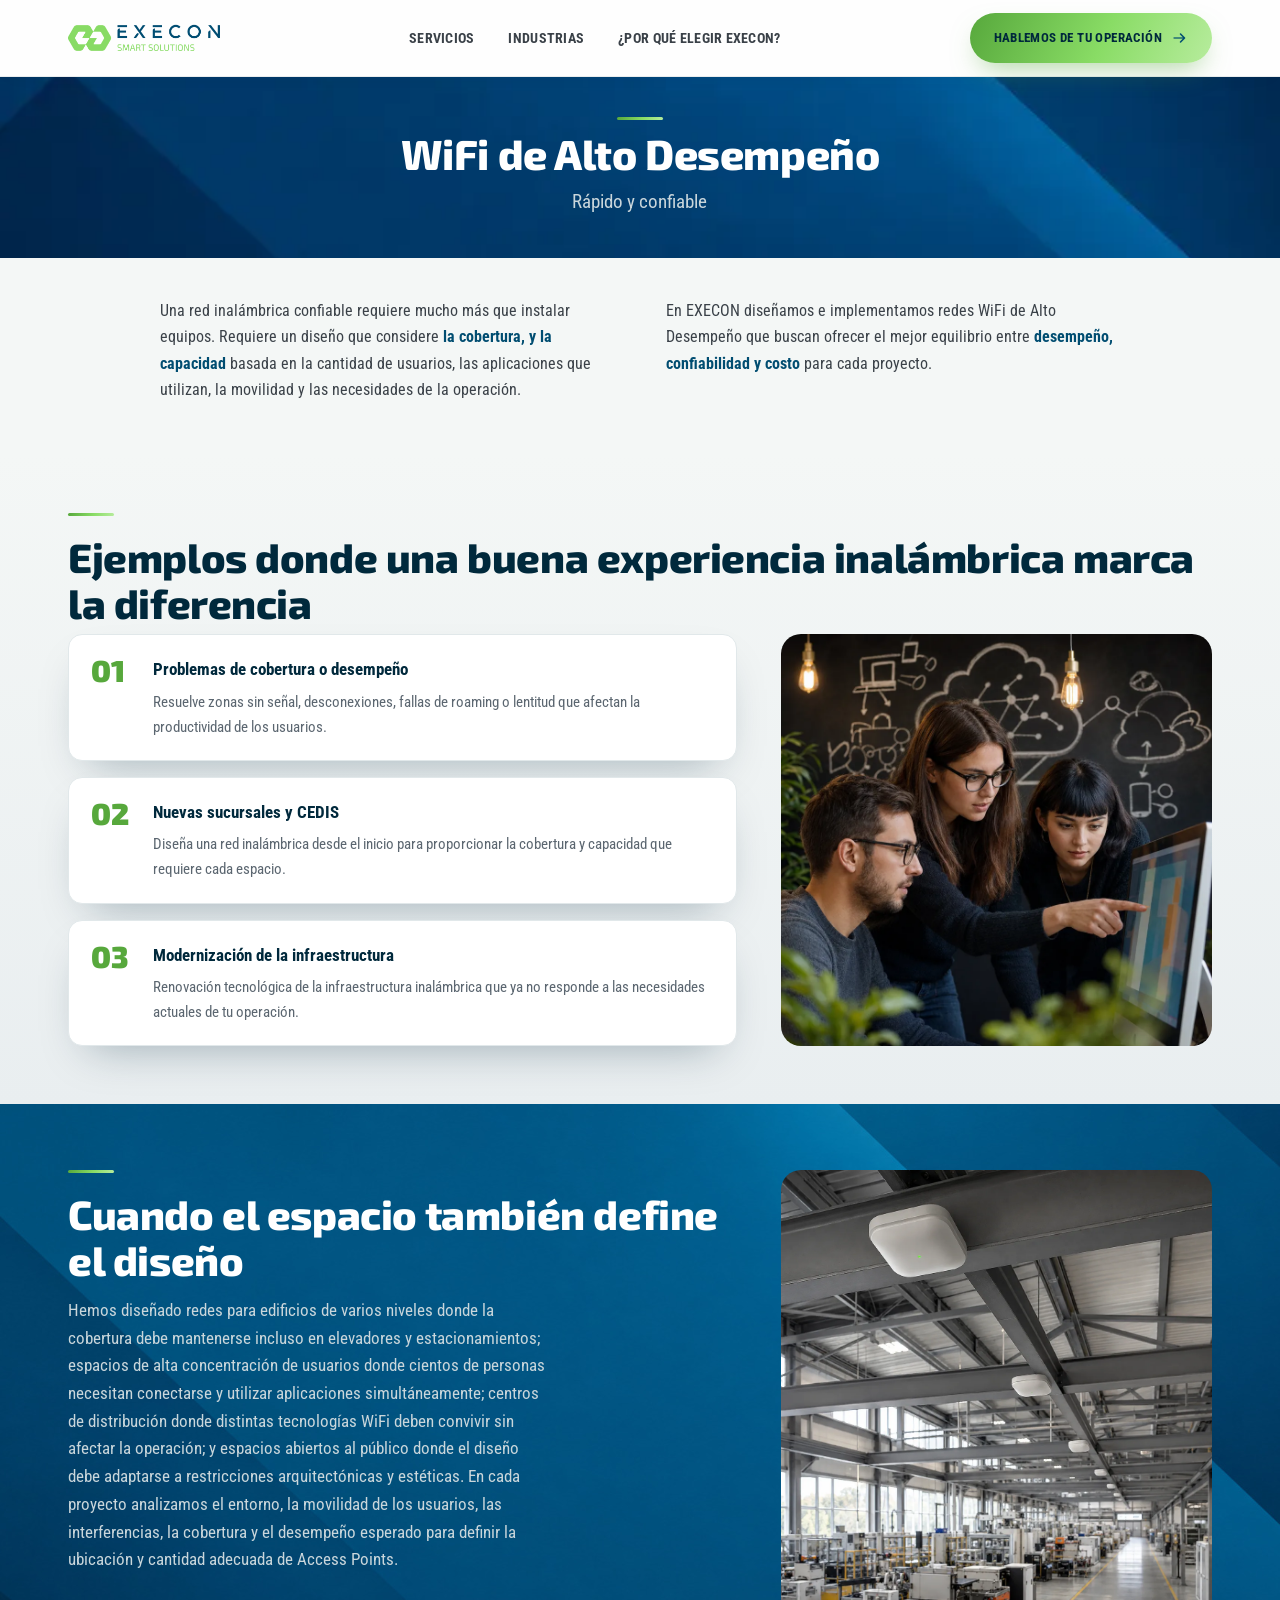
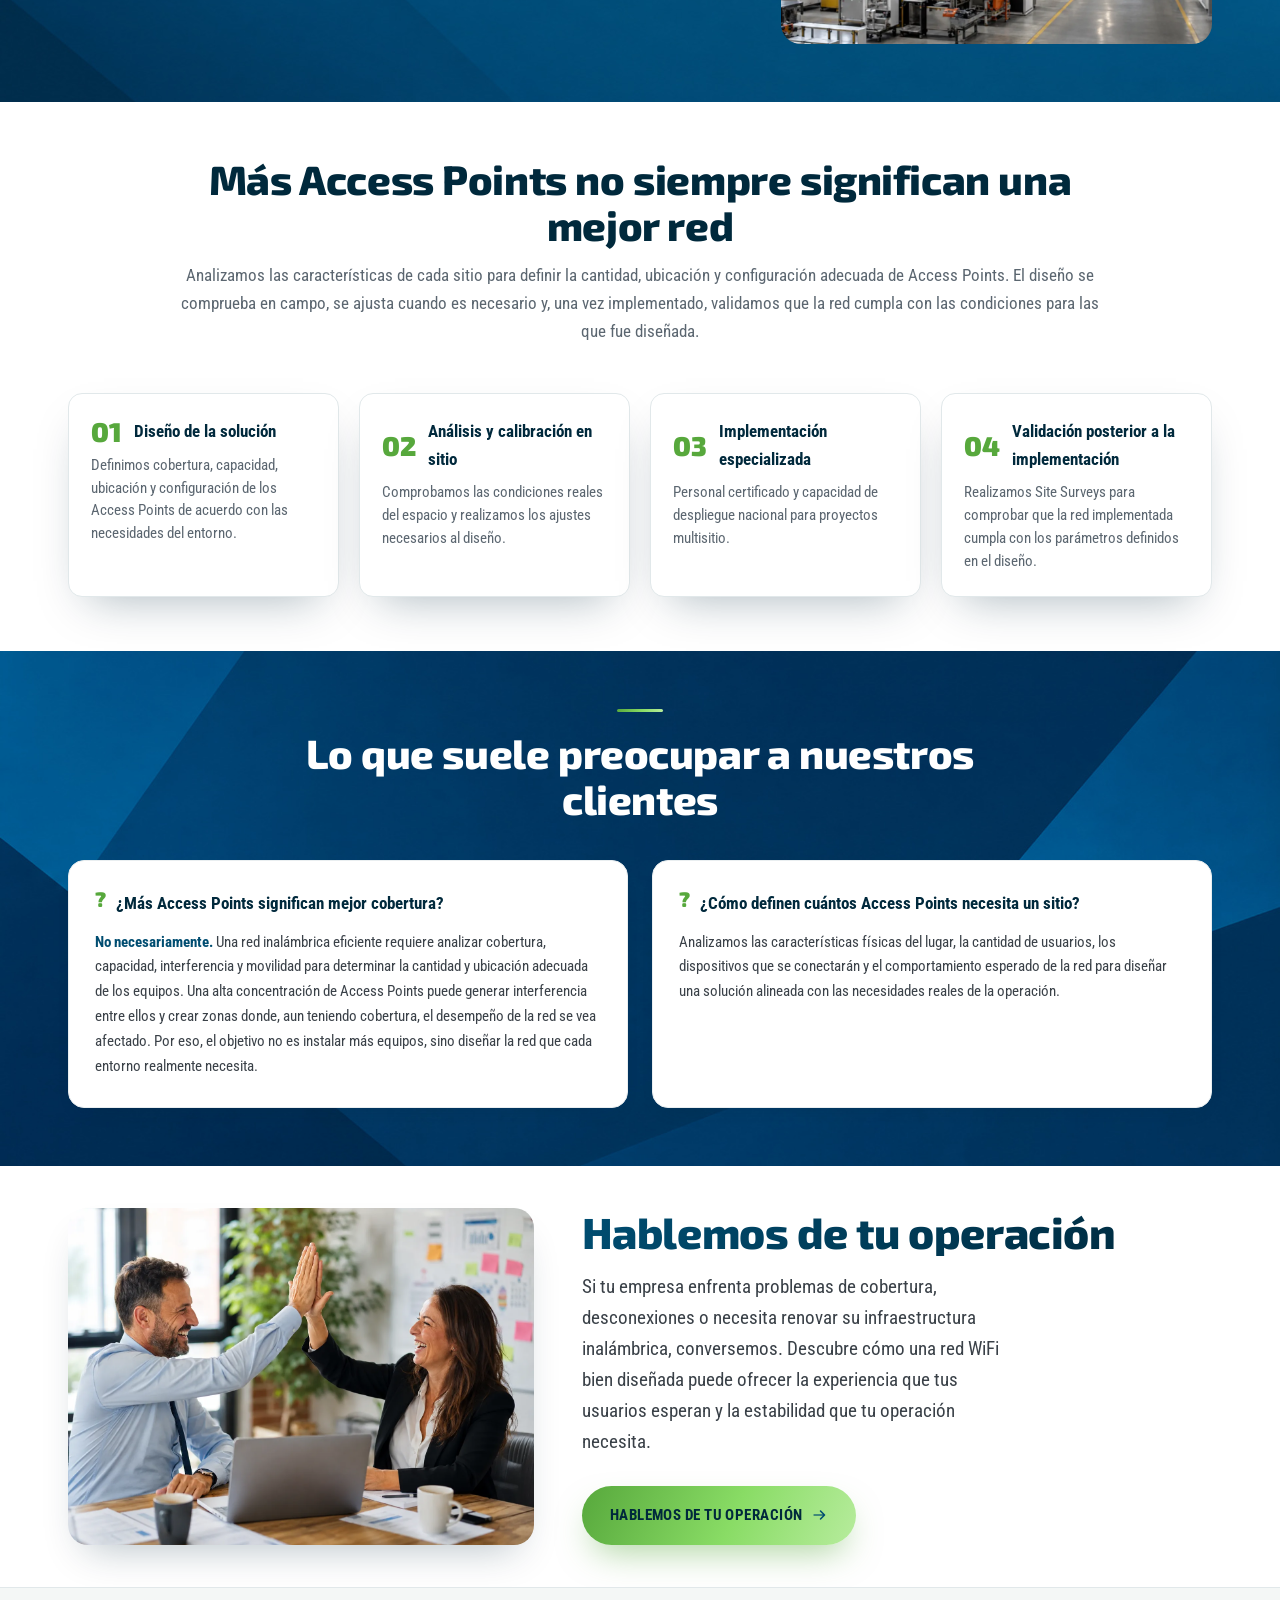
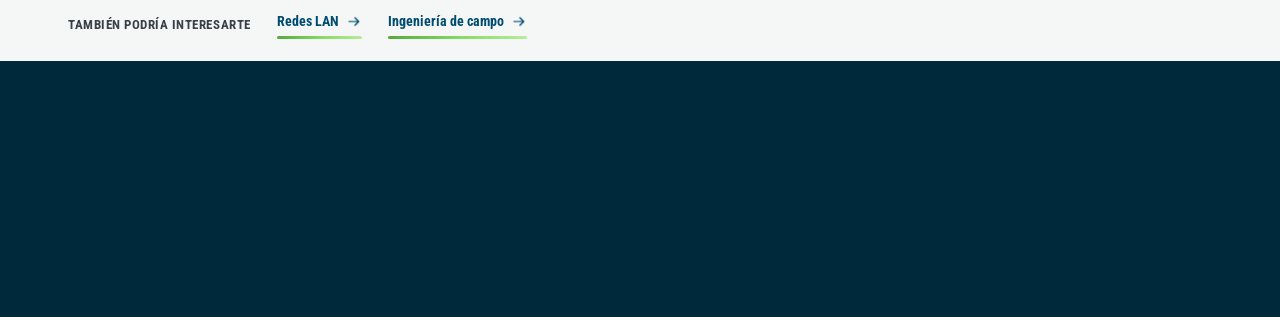
<file: wifi-alto-desempeno.html>
<!DOCTYPE html>
<html lang="es-MX">
<head>
<meta charset="UTF-8">
<meta name="viewport" content="width=device-width, initial-scale=1.0">
<title>WiFi de Alto Desempeño | EXECON</title>
<meta name="description" content="En EXECON diseñamos e implementamos redes WiFi de Alto Desempeño que ofrecen el mejor equilibrio entre desempeño, cobertura y costo para cada proyecto.">
<link rel="canonical" href="https://execon-mx.github.io/webExecon/wifi-alto-desempeno.html">
<meta property="og:type" content="website">
<meta property="og:title" content="WiFi de Alto Desempeño | EXECON">
<meta property="og:description" content="En EXECON diseñamos e implementamos redes WiFi de Alto Desempeño que ofrecen el mejor equilibrio entre desempeño, cobertura y costo para cada proyecto.">
<meta property="og:url" content="https://execon-mx.github.io/webExecon/wifi-alto-desempeno.html">
<meta property="og:locale" content="es_MX">
<meta property="og:image" content="https://execon-mx.github.io/webExecon/og-image.jpg">
<meta name="twitter:card" content="summary_large_image">
<link rel="preconnect" href="https://fonts.googleapis.com">
<link rel="preconnect" href="https://fonts.gstatic.com" crossorigin>
<link href="https://fonts.googleapis.com/css2?family=Exo+2:wght@500;600;700;800;900&family=Roboto+Condensed:wght@400;500;700&display=swap" rel="stylesheet">
<link rel="icon" type="image/png" sizes="48x48" href="favicon.png">
<link rel="apple-touch-icon" href="apple-touch-icon.png">
<link rel="stylesheet" href="styles.min.css">
</head>
<body>

<!-- ============ HEADER ============ -->
<header class="principal">
  <div class="wrap nav-fila">
    <a href="index.html" data-enlace="Inicio" class="logo">
      <img src="imagenes/logo-header.png" alt="EXECON" style="height:38px;width:auto;display:block" width="600" height="150" decoding="async">
    </a>

    <nav class="principal-links" id="navPrincipal">
      <div class="item">
        <a href="servicios.html">Servicios</a>
        <button type="button" class="submenu-toggle" aria-label="Mostrar opciones de Servicios" aria-expanded="false">
          <span class="flecha-submenu">&#9662;</span>
        </button>
        <div class="submenu">
          <a href="internet-celular-administrado.html"><img src="imagenes/icono-ica.png" alt="" style="width:16px;height:16px" width="32" height="32" loading="lazy" decoding="async">
Internet Celular Administrado</a>
          <a href="ingenieria-de-campo.html" ><img src="imagenes/icono-fs.png" alt="" style="width:16px;height:16px" width="32" height="32" loading="lazy" decoding="async">Ingeniería de Campo</a>
          <a href="redes-lan.html"><img src="imagenes/icono-lan.png" alt="" style="width:16px;height:16px" width="32" height="32" loading="lazy" decoding="async">Redes LAN</a>
          <a href="wifi-alto-desempeno.html"><img src="imagenes/icono-empresarial.png" alt="" style="width:16px;height:16px" width="32" height="32" loading="lazy" decoding="async">WiFi de Alto Desempeño</a>
          <a href="sd-wan.html"><img src="imagenes/icono-sdwan.png" alt="" style="width:16px;height:16px" width="32" height="32" loading="lazy" decoding="async">SD-WAN</a>
        </div>
      </div>
      <div class="item"><a href="industrias.html">Industrias</a></div>
      <div class="item"><a href="por-que-elegir-execon.html">¿Por qué elegir EXECON?</a></div>
    </nav>

    <div class="nav-cta">
      <a href="hablemos-de-tu-operacion.html"class="btn btn-primario">Hablemos de tu operación<img src="imagenes/cta-flecha.png" alt="" style="width:16px;height:16px" width="32" height="32" loading="lazy" decoding="async"></a>
      <button class="hamburguesa" id="btnMenu" aria-label="Abrir menú" aria-expanded="false">
        <span id="iconoMenu">&#9776;</span>
      </button>
    </div>
  </div>
</header>


<!-- ============ BANNER ============ -->
<section class="banner" id="top">
  <div class="banner-imagen" style="background-image:image-set(url('imagenes/fondo-linea-800.webp') 1x, url('imagenes/fondo-linea.webp') 2x)"></div>
  <div class="wrap banner-grid contenido-sobre-imagen">
    <div class="banner-texto">
      <div class="raya"></div>
      <h1>WiFi de Alto Desempeño</h1>
      <p class="banner-sub">Rápido y confiable</p>
    </div>
  </div>
</section>

<!-- ============ INTRODUCCIÓN ============ -->
<section class="intro">
  <div class="wrap">
    <div class="intro-cols">
      <p>Una red inalámbrica confiable requiere mucho más que instalar equipos. Requiere un diseño que considere <strong>la cobertura, y la capacidad</strong> basada en la cantidad de usuarios, las aplicaciones que utilizan, la movilidad y las necesidades de la operación.</strong></p>
      <p>En EXECON diseñamos e implementamos redes WiFi de Alto Desempeño que buscan ofrecer el mejor equilibrio entre <strong>desempeño, confiabilidad y costo</strong> para cada proyecto.</p>
    </div>
  </div>
</section>

<!-- ============ DÓNDE MARCA LA DIFERENCIA ============ -->
<section class="claro pad" id="soluciones">
  <div class="wrap">
    <div class="raya"></div>
    <h2 class="titulo" style="max-width:none">Ejemplos donde una buena experiencia inalámbrica marca la diferencia</h2>

    <div class="proceso-wrap">
      <div class="proceso-grid">
        <div class="proceso-item reveal">
          <span class="proceso-num">01</span>
          <div>
            <h3>Problemas de cobertura o desempeño</h3>
            <p>Resuelve zonas sin señal, desconexiones, fallas de roaming o lentitud que afectan la productividad de los usuarios.</p>
          </div>
        </div>
        <div class="proceso-item reveal">
          <span class="proceso-num">02</span>
          <div>
            <h3>Nuevas sucursales y CEDIS</h3>
            <p>Diseña una red inalámbrica desde el inicio para proporcionar la cobertura y capacidad que requiere cada espacio.</p>
          </div>
        </div>
        <div class="proceso-item reveal">
          <span class="proceso-num">03</span>
          <div>
            <h3>Modernización de la infraestructura</h3>
            <p>Renovación tecnológica de la infraestructura inalámbrica que ya no responde a las necesidades actuales de tu operación.</p>
          </div>
        </div>
      </div>
      <img class="proceso-imagen reveal" src="imagenes/gente-compu.webp" alt="Access Points instalados en sitio" width="1000" height="900" loading="lazy" decoding="async">
    </div>
  </div>
</section>

<!-- ============ DISEÑO QUE SE REFLEJA EN LA EXPERIENCIA ============ -->
<section class="on-blue pad" id="seccion-diseno">
  <div class="bg-imagen" style="background-image:url('imagenes/fondo-diagonal.jpg')"></div>
  <div class="wrap contenido-sobre-imagen">
    <div class="proceso-wrap">
      <div>
        <div class="raya"></div>
        <h2 class="titulo" style="max-width:none">Cuando el espacio también define el diseño</h2>
        <p class="subtitulo-txt" style="max-width:60ch">Hemos diseñado redes para edificios de varios niveles donde la cobertura debe mantenerse incluso en elevadores y estacionamientos; espacios de alta concentración de usuarios donde cientos de personas necesitan conectarse y utilizar aplicaciones simultáneamente; centros de distribución donde distintas tecnologías WiFi deben convivir sin afectar la operación; y espacios abiertos al público donde el diseño debe adaptarse a restricciones arquitectónicas y estéticas.
En cada proyecto analizamos el entorno, la movilidad de los usuarios, las interferencias, la cobertura y el desempeño esperado para definir la ubicación y cantidad adecuada de Access Points.</p>
      </div>
      <img class="proceso-imagen reveal" src="imagenes/ap-sitio.webp" alt="Access Points instalados en sitio" width="1196" height="1315" loading="lazy" decoding="async">
    </div>
  </div>
</section>

<!-- ============ DESTACADO + QUÉ PUEDES ESPERAR ============ -->
<section class="on-white destacado-band">
  <div class="wrap">
    <div class="cabecera-centrada" style="max-width:920px">
      <h2 class="titulo" style="max-width:none; margin:0 auto;">Más Access Points no siempre significan una mejor red</h2>
      <p class="subtitulo-txt" style="max-width:none">Analizamos las características de cada sitio para definir la cantidad, ubicación y configuración adecuada de Access Points. El diseño se comprueba en campo, se ajusta cuando es necesario y, una vez implementado, validamos que la red cumpla con las condiciones para las que fue diseñada.</p>
    </div>

    <div class="espera-grid">
      <div class="espera-card reveal">
        <div class="espera-card-header">
          <span class="espera-num">01</span>
          <h3>Diseño de la solución</h3>
        </div>
        <p>Definimos cobertura, capacidad, ubicación y configuración de los Access Points de acuerdo con las necesidades del entorno.</p>
      </div>
      <div class="espera-card reveal">
        <div class="espera-card-header">
          <span class="espera-num">02</span>
          <h3>Análisis y calibración en sitio</h3>
        </div>
        <p>Comprobamos las condiciones reales del espacio y realizamos los ajustes necesarios al diseño.</p>
      </div>
      <div class="espera-card reveal">
        <div class="espera-card-header">
          <span class="espera-num">03</span>
          <h3>Implementación especializada</h3>
        </div>
        <p>Personal certificado y capacidad de despliegue nacional para proyectos multisitio.</p>
      </div>
      <div class="espera-card reveal">
        <div class="espera-card-header">
          <span class="espera-num">04</span>
          <h3>Validación posterior a la implementación</h3>
        </div>
        <p>Realizamos Site Surveys para comprobar que la red implementada cumpla con los parámetros definidos en el diseño.</p>
      </div>
    </div>
  </div>
</section>

<!-- ============ LO QUE ANALIZAMOS CON CLIENTES ============ -->
<section class="on-dark pad" id="seccion-analizamos">
  <div class="bg-imagen" style="background-image:url('imagenes/fondo-geometrico.jpg')"></div>
  <div class="wrap contenido-sobre-imagen">
    <div class="cabecera-centrada" style="max-width:760px">
      <div class="raya centrada"></div>
      <h2 class="titulo" style="max-width:none">Lo que suele preocupar a nuestros clientes</h2>
    </div>

    <div class="faq-grid">
      <div class="faq-card reveal">
        <div class="pregunta">
          <span class="signo">?</span>
          <h3>¿Más Access Points significan mejor cobertura?</h3>
        </div>
        <p><strong>No necesariamente.</strong> Una red inalámbrica eficiente requiere analizar cobertura, capacidad, interferencia y movilidad para determinar la cantidad y ubicación adecuada de los equipos. Una alta concentración de Access Points puede generar interferencia entre ellos y crear zonas donde, aun teniendo cobertura, el desempeño de la red se vea afectado. Por eso, el objetivo no es instalar más equipos, sino diseñar la red que cada entorno realmente necesita.</p>
      </div>
      <div class="faq-card reveal">
        <div class="pregunta">
          <span class="signo">?</span>
          <h3>¿Cómo definen cuántos Access Points necesita un sitio?</h3>
        </div>
        <p>Analizamos las características físicas del lugar, la cantidad de usuarios, los dispositivos que se conectarán y el comportamiento esperado de la red para diseñar una solución alineada con las necesidades reales de la operación.</p>
      </div>
    </div>
  </div>
</section>

<!-- ============ CTA FINAL ============ -->
<section class="cta-final" id="contacto">
  <div class="wrap">
    <div class="cta-final-foto">
      <img class="foto-cubierta" src="imagenes/cta-foto.webp" alt="Equipo conversando sobre una operación de negocio" width="1423" height="1105" loading="lazy" decoding="async">
    </div>
    <div class="cta-final-contenido">
      <h2 class="titulo">Hablemos de tu operación</h2>
      <p class="subtitulo-txt">Si tu empresa enfrenta problemas de cobertura, desconexiones o necesita renovar su infraestructura inalámbrica, conversemos. Descubre cómo una red WiFi bien diseñada puede ofrecer la experiencia que tus usuarios esperan y la estabilidad que tu operación necesita.</p>
      <a href="hablemos-de-tu-operacion.html" data-enlace="Hablemos de tu operación" class="btn btn-primario">Hablemos de tu operación <img class="icono-inline" src="imagenes/cta-flecha.png" alt="" width="32" height="32" loading="lazy" decoding="async"></a>
    </div>
  </div>
</section>

<!-- ============ TAMBIÉN PODRÍA INTERESARTE ============ -->
<section class="relacionados">
  <div class="wrap">
    <span class="etq">También podría interesarte</span>
    <a href="redes-lan.html" class="link-flecha">Redes LAN<img class="icono-inline" src="imagenes/cta-flecha.png" alt="" width="32" height="32" loading="lazy" decoding="async"></a>
    <a href="ingenieria-de-campo.html" data-enlace="Ingeniería de Campo" class="link-flecha">Ingeniería de campo <img class="icono-inline" src="imagenes/cta-flecha.png" alt="" width="32" height="32" loading="lazy" decoding="async"></a>
  </div>
</section>

<!-- ============ FOOTER ============ -->
<footer id="trabajamos">
  <div class="wrap">
    <div class="footer-grid">
      <div>
        <a href="index.html" data-enlace="Inicio" class="logo">
          <img src="imagenes/logo-footer.png" alt="EXECON" style="height:56px;width:auto;display:block" width="600" height="150" loading="lazy" decoding="async">
        </a>
      </div>
      <div>
        <h4>Navegación</h4>
        <ul class="footer-nav-paginas">
          <li><a href="servicios.html">Servicios</a></li>
		  <li><a href="industrias.html">Industrias</a></li>
          <li><a href="por-que-elegir-execon.html">¿Por qué elegir EXECON?</a></li>
        </ul>
      </div>
      <div>
        <h4>Contacto</h4>
        <div class="footer-contacto-fila">
          <img src="imagenes/pin.png" alt="" style="width:15px;height:15px" width="30" height="30" loading="lazy" decoding="async">
          <address class="footer-direccion">
            Edificio EXECON, Calle José Benítez 2190 Piso 3, Colonia Obispado. C.P. 64060, Monterrey, Nuevo León, México
          </address>
        </div>
        <div class="footer-contacto-fila">
          <img src="imagenes/telefono.png" alt="" style="width:15px;height:15px" width="30" height="30" loading="lazy" decoding="async">
          <a href="tel:+528182151900">+52 81 8215 1900</a>
        </div>
        <div class="footer-contacto-fila">
          <img src="imagenes/correo.png" alt="" style="width:15px;height:15px" width="30" height="30" loading="lazy" decoding="async">
          <a href="mailto:info@execon.mx">info@execon.mx</a>
        </div>
      </div>
    </div>
    <p class="footer-legal">
      <span>2026. Consultoría y Asesoría de Redes SA de CV. Todos los derechos reservados.</span>
      <span class="separador">|</span>
      <a href="AVISO-DE-PRIVACIDAD.pdf" target="_blank" rel="noopener" data-enlace="Aviso de Privacidad" class="footer-aviso">Aviso de Privacidad</a>
    </p>
  </div>
</footer>


<script>
  const btnMenu = document.getElementById('btnMenu');
  const nav = document.getElementById('navPrincipal');
  const iconoMenu = document.getElementById('iconoMenu');
  btnMenu.addEventListener('click', () => {
    const abierto = nav.classList.toggle('abierto');
    btnMenu.setAttribute('aria-expanded', abierto);
    iconoMenu.innerHTML = abierto ? '&#10005;' : '&#9776;';
  });
  document.querySelectorAll('.submenu-toggle').forEach(boton=>{
    boton.addEventListener('click', (e)=>{
      e.preventDefault();
      e.stopPropagation();
      const item = boton.closest('.item');
      const abierto = item.classList.toggle('abierto');
      boton.setAttribute('aria-expanded', abierto);
    });
  });
  document.querySelectorAll('.principal-links a').forEach(a=>{
    a.addEventListener('click', ()=>{
      if(window.innerWidth <= 980){ nav.classList.remove('abierto'); btnMenu.setAttribute('aria-expanded','false'); iconoMenu.innerHTML = '&#9776;'; }
    });
  });
  const observador = new IntersectionObserver((entradas)=>{
    entradas.forEach(en=>{ if(en.isIntersecting){ en.target.classList.add('mostrar'); observador.unobserve(en.target); } });
  }, { threshold:.15 });
  document.querySelectorAll('.reveal').forEach(el=> observador.observe(el));
</script>
</body>
</html>
</file>
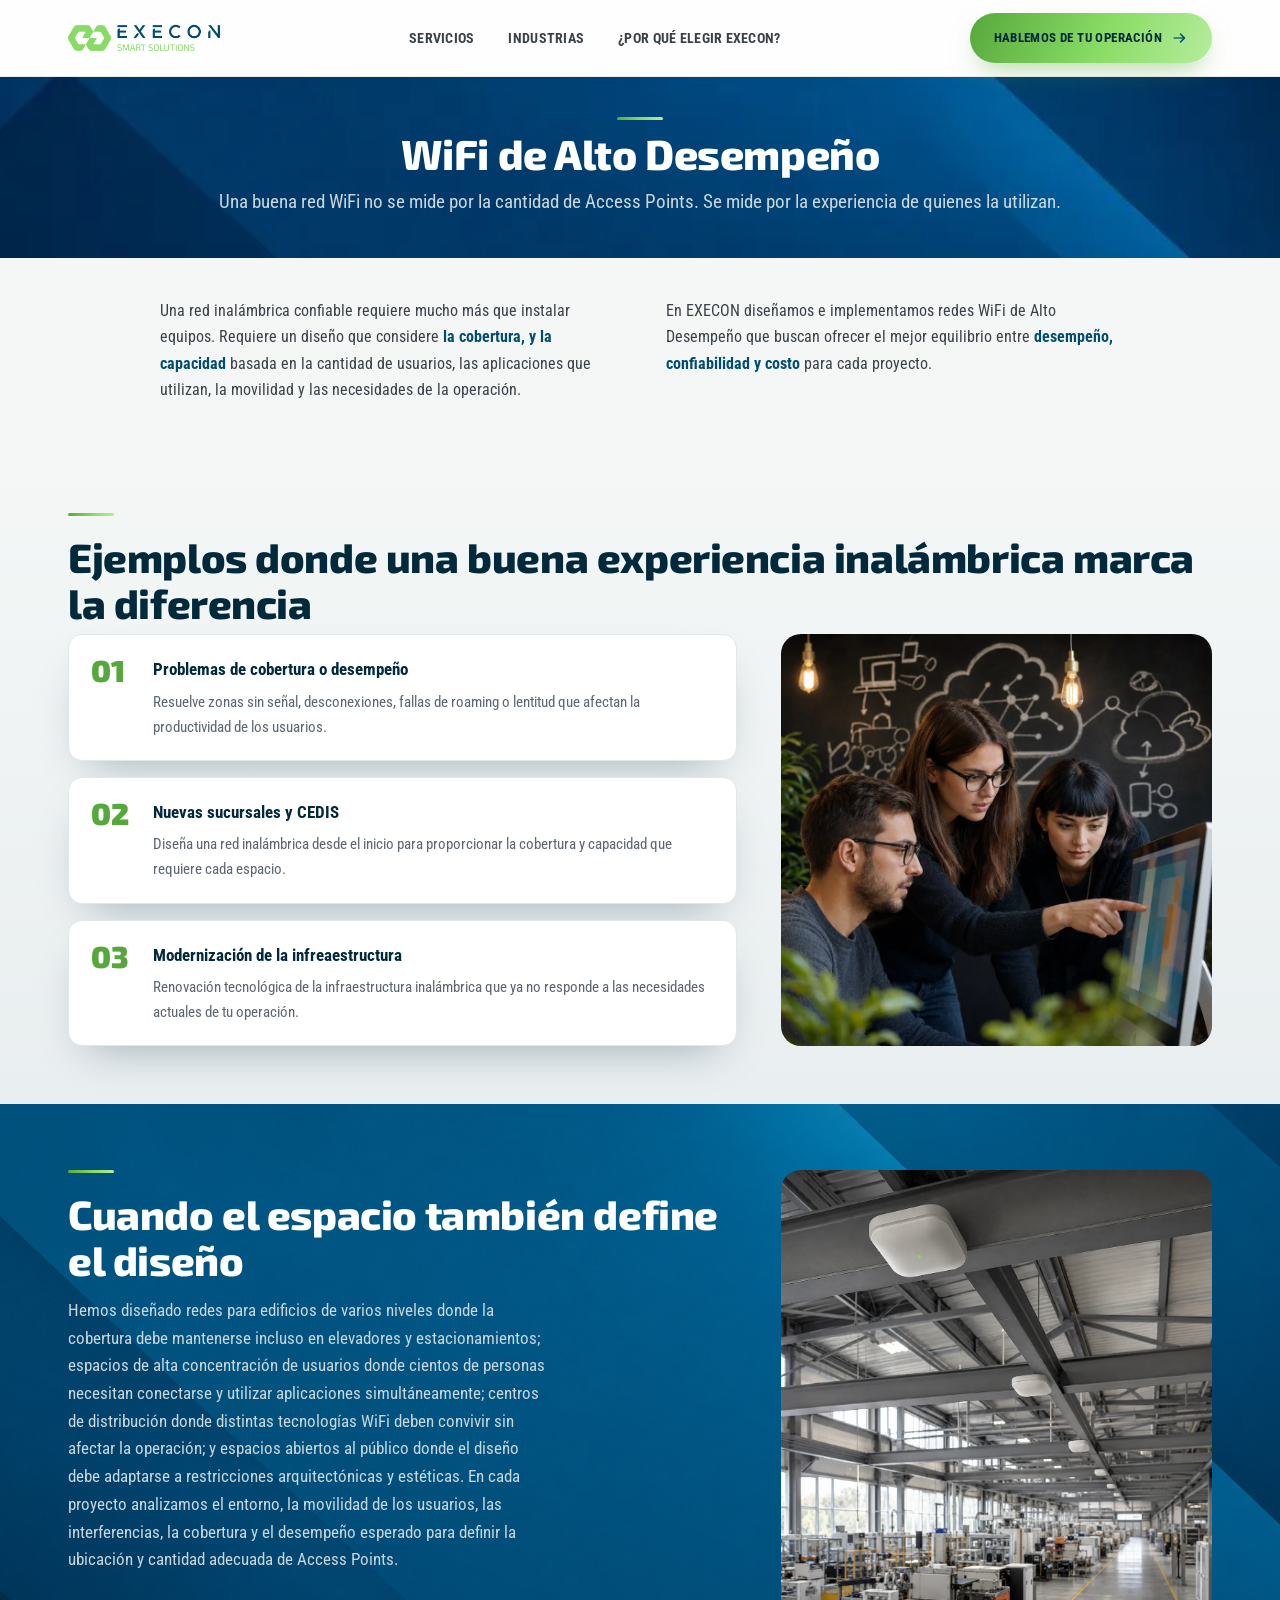
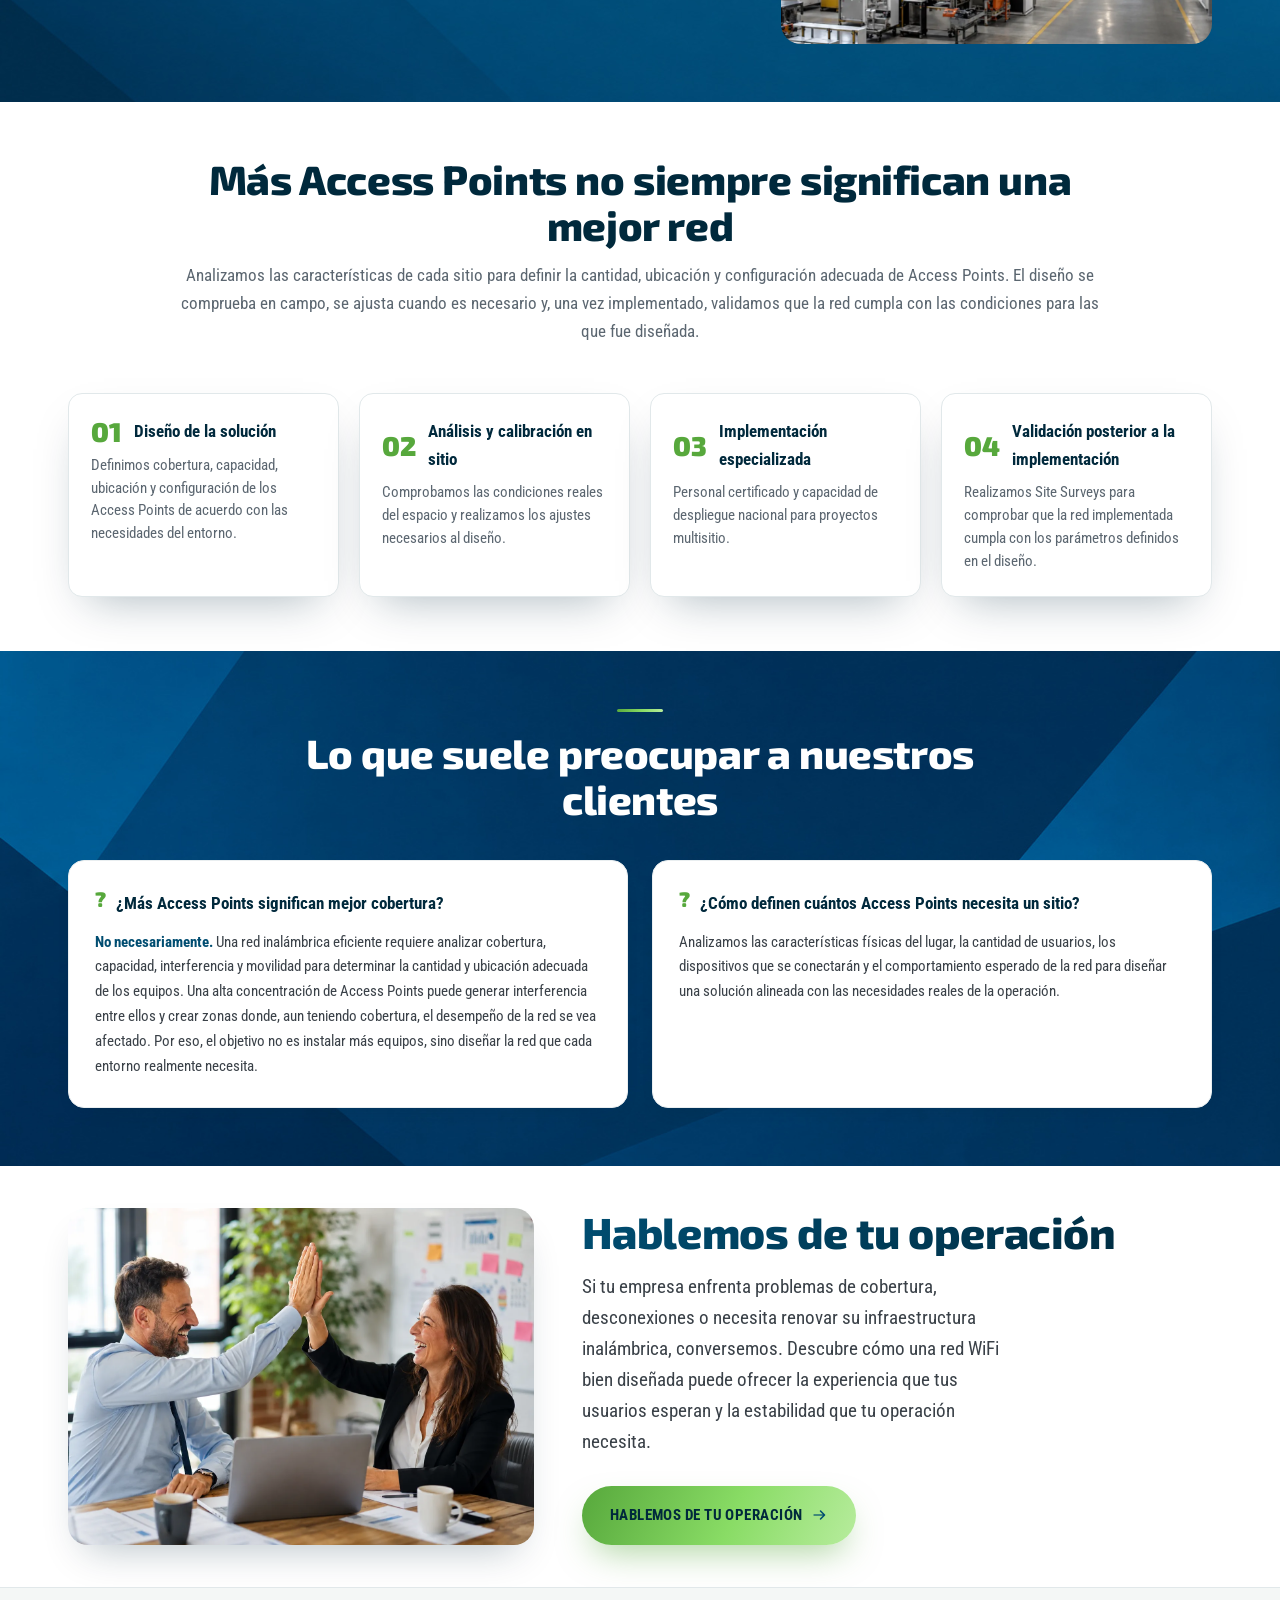
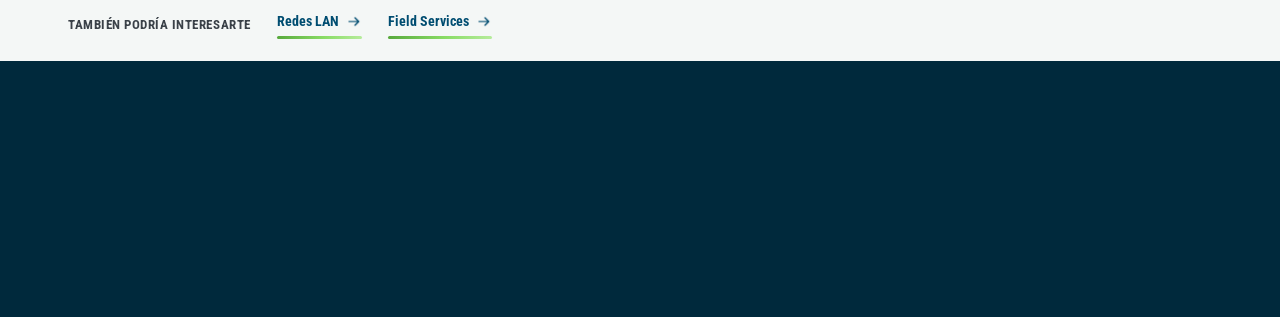
<file: wifi-alto-desempeño.html>
<!DOCTYPE html>
<html lang="es-MX">
<head>
<meta charset="UTF-8">
<meta name="viewport" content="width=device-width, initial-scale=1.0">
<title>WiFi de Alto Desempeño | EXECON</title>
<meta name="description" content="En EXECON diseñamos e implementamos redes WiFi de Alto Desempeño que ofrecen el mejor equilibrio entre desempeño, cobertura y costo para cada proyecto.">
<link rel="canonical" href="https://execon-mx.github.io/webExecon/wifi-alto-desempe%C3%B1o.html">
<meta property="og:type" content="website">
<meta property="og:title" content="WiFi de Alto Desempeño | EXECON">
<meta property="og:description" content="En EXECON diseñamos e implementamos redes WiFi de Alto Desempeño que ofrecen el mejor equilibrio entre desempeño, cobertura y costo para cada proyecto.">
<meta property="og:url" content="https://execon-mx.github.io/webExecon/wifi-alto-desempe%C3%B1o.html">
<meta property="og:locale" content="es_MX">
<meta property="og:image" content="https://execon-mx.github.io/webExecon/og-image.jpg">
<meta name="twitter:card" content="summary_large_image">
<link rel="preconnect" href="https://fonts.googleapis.com">
<link rel="preconnect" href="https://fonts.gstatic.com" crossorigin>
<link href="https://fonts.googleapis.com/css2?family=Exo+2:wght@500;600;700;800;900&family=Roboto+Condensed:wght@400;500;700&display=swap" rel="stylesheet">
<link rel="icon" type="image/png" sizes="48x48" href="favicon.png">
<link rel="apple-touch-icon" href="apple-touch-icon.png">
<link rel="stylesheet" href="styles.min.css">
</head>
<body>

<!-- ============ HEADER ============ -->
<header class="principal">
  <div class="wrap nav-fila">
    <a href="index.html" data-enlace="Inicio" class="logo">
      <img src="imagenes/logo-header.png" alt="EXECON" style="height:38px;width:auto;display:block" width="600" height="150" decoding="async">
    </a>

    <nav class="principal-links" id="navPrincipal">
      <div class="item">
        <a href="servicios.html">Servicios</a>
        <button type="button" class="submenu-toggle" aria-label="Mostrar opciones de Servicios" aria-expanded="false">
          <span class="flecha-submenu">&#9662;</span>
        </button>
        <div class="submenu">
          <a href="internet-celular-administrado.html"><img src="imagenes/icono-ica.png" alt="" style="width:16px;height:16px" width="32" height="32" loading="lazy" decoding="async">
Internet Celular Administrado</a>
          <a href="ingenieria-de-campo.html" ><img src="imagenes/icono-fs.png" alt="" style="width:16px;height:16px" width="32" height="32" loading="lazy" decoding="async">Ingeniería de Campo</a>
          <a href="redes-lan.html"><img src="imagenes/icono-lan.png" alt="" style="width:16px;height:16px" width="32" height="32" loading="lazy" decoding="async">Redes LAN</a>
          <a href="wifi-alto-desempeño.html"><img src="imagenes/icono-empresarial.png" alt="" style="width:16px;height:16px" width="32" height="32" loading="lazy" decoding="async">WiFi de Alto Desempeño</a>
          <a href="sd-wan.html"><img src="imagenes/icono-sdwan.png" alt="" style="width:16px;height:16px" width="32" height="32" loading="lazy" decoding="async">SD-WAN</a>
        </div>
      </div>
      <div class="item"><a href="industrias.html">Industrias</a></div>
      <div class="item"><a href="por-que-elegir-execon.html">¿Por qué elegir EXECON?</a></div>
    </nav>

    <div class="nav-cta">
      <a href="hablemos-de-tu-operacion.html"class="btn btn-primario">Hablemos de tu operación<img src="imagenes/cta-flecha.png" alt="" style="width:16px;height:16px" width="32" height="32" loading="lazy" decoding="async"></a>
      <button class="hamburguesa" id="btnMenu" aria-label="Abrir menú" aria-expanded="false">
        <span id="iconoMenu">&#9776;</span>
      </button>
    </div>
  </div>
</header>


<!-- ============ BANNER ============ -->
<section class="banner" id="top">
  <div class="banner-imagen" style="background-image:image-set(url('imagenes/fondo-linea-800.webp') 1x, url('imagenes/fondo-linea.webp') 2x)"></div>
  <div class="wrap banner-grid contenido-sobre-imagen">
    <div class="banner-texto">
      <div class="raya"></div>
      <h1>WiFi de Alto Desempeño</h1>
      <p class="banner-sub">Una buena red WiFi no se mide por la cantidad de Access Points. Se mide por la experiencia de quienes la utilizan.</p>
    </div>
  </div>
</section>

<!-- ============ INTRODUCCIÓN ============ -->
<section class="intro">
  <div class="wrap">
    <div class="intro-cols">
      <p>Una red inalámbrica confiable requiere mucho más que instalar equipos. Requiere un diseño que considere <strong>la cobertura, y la capacidad</strong> basada en la cantidad de usuarios, las aplicaciones que utilizan, la movilidad y las necesidades de la operación.</strong></p>
      <p>En EXECON diseñamos e implementamos redes WiFi de Alto Desempeño que buscan ofrecer el mejor equilibrio entre <strong>desempeño, confiabilidad y costo</strong> para cada proyecto.</p>
    </div>
  </div>
</section>

<!-- ============ DÓNDE MARCA LA DIFERENCIA ============ -->
<section class="claro pad" id="soluciones">
  <div class="wrap">
    <div class="raya"></div>
    <h2 class="titulo" style="max-width:none">Ejemplos donde una buena experiencia inalámbrica marca la diferencia</h2>

    <div class="proceso-wrap">
      <div class="proceso-grid">
        <div class="proceso-item reveal">
          <span class="proceso-num">01</span>
          <div>
            <h3>Problemas de cobertura o desempeño</h3>
            <p>Resuelve zonas sin señal, desconexiones, fallas de roaming o lentitud que afectan la productividad de los usuarios.</p>
          </div>
        </div>
        <div class="proceso-item reveal">
          <span class="proceso-num">02</span>
          <div>
            <h3>Nuevas sucursales y CEDIS</h3>
            <p>Diseña una red inalámbrica desde el inicio para proporcionar la cobertura y capacidad que requiere cada espacio.</p>
          </div>
        </div>
        <div class="proceso-item reveal">
          <span class="proceso-num">03</span>
          <div>
            <h3>Modernización de la infreaestructura</h3>
            <p>Renovación tecnológica de la infraestructura inalámbrica que ya no responde a las necesidades actuales de tu operación.</p>
          </div>
        </div>
      </div>
      <img class="proceso-imagen reveal" src="imagenes/gente-compu.webp" alt="Access Points instalados en sitio" width="1000" height="900" loading="lazy" decoding="async">
    </div>
  </div>
</section>

<!-- ============ DISEÑO QUE SE REFLEJA EN LA EXPERIENCIA ============ -->
<section class="on-blue pad" id="seccion-diseno">
  <div class="bg-imagen" style="background-image:url('imagenes/fondo-diagonal.jpg')"></div>
  <div class="wrap contenido-sobre-imagen">
    <div class="proceso-wrap">
      <div>
        <div class="raya"></div>
        <h2 class="titulo" style="max-width:none">Cuando el espacio también define el diseño</h2>
        <p class="subtitulo-txt" style="max-width:60ch">Hemos diseñado redes para edificios de varios niveles donde la cobertura debe mantenerse incluso en elevadores y estacionamientos; espacios de alta concentración de usuarios donde cientos de personas necesitan conectarse y utilizar aplicaciones simultáneamente; centros de distribución donde distintas tecnologías WiFi deben convivir sin afectar la operación; y espacios abiertos al público donde el diseño debe adaptarse a restricciones arquitectónicas y estéticas.
En cada proyecto analizamos el entorno, la movilidad de los usuarios, las interferencias, la cobertura y el desempeño esperado para definir la ubicación y cantidad adecuada de Access Points.</p>
      </div>
      <img class="proceso-imagen reveal" src="imagenes/ap-sitio.webp" alt="Access Points instalados en sitio" width="1196" height="1315" loading="lazy" decoding="async">
    </div>
  </div>
</section>

<!-- ============ DESTACADO + QUÉ PUEDES ESPERAR ============ -->
<section class="on-white destacado-band">
  <div class="wrap">
    <div class="cabecera-centrada" style="max-width:920px">
      <h2 class="titulo" style="max-width:none; margin:0 auto;">Más Access Points no siempre significan una mejor red</h2>
      <p class="subtitulo-txt" style="max-width:none">Analizamos las características de cada sitio para definir la cantidad, ubicación y configuración adecuada de Access Points. El diseño se comprueba en campo, se ajusta cuando es necesario y, una vez implementado, validamos que la red cumpla con las condiciones para las que fue diseñada.</p>
    </div>

    <div class="espera-grid">
      <div class="espera-card reveal">
        <div class="espera-card-header">
          <span class="espera-num">01</span>
          <h3>Diseño de la solución</h3>
        </div>
        <p>Definimos cobertura, capacidad, ubicación y configuración de los Access Points de acuerdo con las necesidades del entorno.</p>
      </div>
      <div class="espera-card reveal">
        <div class="espera-card-header">
          <span class="espera-num">02</span>
          <h3>Análisis y calibración en sitio</h3>
        </div>
        <p>Comprobamos las condiciones reales del espacio y realizamos los ajustes necesarios al diseño.</p>
      </div>
      <div class="espera-card reveal">
        <div class="espera-card-header">
          <span class="espera-num">03</span>
          <h3>Implementación especializada</h3>
        </div>
        <p>Personal certificado y capacidad de despliegue nacional para proyectos multisitio.</p>
      </div>
      <div class="espera-card reveal">
        <div class="espera-card-header">
          <span class="espera-num">04</span>
          <h3>Validación posterior a la implementación</h3>
        </div>
        <p>Realizamos Site Surveys para comprobar que la red implementada cumpla con los parámetros definidos en el diseño.</p>
      </div>
    </div>
  </div>
</section>

<!-- ============ LO QUE ANALIZAMOS CON CLIENTES ============ -->
<section class="on-dark pad" id="seccion-analizamos">
  <div class="bg-imagen" style="background-image:url('imagenes/fondo-geometrico.jpg')"></div>
  <div class="wrap contenido-sobre-imagen">
    <div class="cabecera-centrada" style="max-width:760px">
      <div class="raya centrada"></div>
      <h2 class="titulo" style="max-width:none">Lo que suele preocupar a nuestros clientes</h2>
    </div>

    <div class="faq-grid">
      <div class="faq-card reveal">
        <div class="pregunta">
          <span class="signo">?</span>
          <h3>¿Más Access Points significan mejor cobertura?</h3>
        </div>
        <p><strong>No necesariamente.</strong> Una red inalámbrica eficiente requiere analizar cobertura, capacidad, interferencia y movilidad para determinar la cantidad y ubicación adecuada de los equipos. Una alta concentración de Access Points puede generar interferencia entre ellos y crear zonas donde, aun teniendo cobertura, el desempeño de la red se vea afectado. Por eso, el objetivo no es instalar más equipos, sino diseñar la red que cada entorno realmente necesita.</p>
      </div>
      <div class="faq-card reveal">
        <div class="pregunta">
          <span class="signo">?</span>
          <h3>¿Cómo definen cuántos Access Points necesita un sitio?</h3>
        </div>
        <p>Analizamos las características físicas del lugar, la cantidad de usuarios, los dispositivos que se conectarán y el comportamiento esperado de la red para diseñar una solución alineada con las necesidades reales de la operación.</p>
      </div>
    </div>
  </div>
</section>

<!-- ============ CTA FINAL ============ -->
<section class="cta-final" id="contacto">
  <div class="wrap">
    <div class="cta-final-foto">
      <img class="foto-cubierta" src="imagenes/cta-foto.webp" alt="Equipo conversando sobre una operación de negocio" width="1423" height="1105" loading="lazy" decoding="async">
    </div>
    <div class="cta-final-contenido">
      <h2 class="titulo">Hablemos de tu operación</h2>
      <p class="subtitulo-txt">Si tu empresa enfrenta problemas de cobertura, desconexiones o necesita renovar su infraestructura inalámbrica, conversemos. Descubre cómo una red WiFi bien diseñada puede ofrecer la experiencia que tus usuarios esperan y la estabilidad que tu operación necesita.</p>
      <a href="hablemos-de-tu-operacion.html" data-enlace="Hablemos de tu operación" class="btn btn-primario">Hablemos de tu operación <img class="icono-inline" src="imagenes/cta-flecha.png" alt="" width="32" height="32" loading="lazy" decoding="async"></a>
    </div>
  </div>
</section>

<!-- ============ TAMBIÉN PODRÍA INTERESARTE ============ -->
<section class="relacionados">
  <div class="wrap">
    <span class="etq">También podría interesarte</span>
    <a href="redes-lan.html" class="link-flecha">Redes LAN<img class="icono-inline" src="imagenes/cta-flecha.png" alt="" width="32" height="32" loading="lazy" decoding="async"></a>
    <a href="ingenieria-de-campo.html" data-enlace="Ingeniería de Campo" class="link-flecha">Field Services <img class="icono-inline" src="imagenes/cta-flecha.png" alt="" width="32" height="32" loading="lazy" decoding="async"></a>
  </div>
</section>

<!-- ============ FOOTER ============ -->
<footer id="trabajamos">
  <div class="wrap">
    <div class="footer-grid">
      <div>
        <a href="index.html" data-enlace="Inicio" class="logo">
          <img src="imagenes/logo-footer.png" alt="EXECON" style="height:56px;width:auto;display:block" width="600" height="150" loading="lazy" decoding="async">
        </a>
      </div>
      <div>
        <h4>Navegación</h4>
        <ul class="footer-nav-paginas">
          <li><a href="servicios.html">Servicios</a></li>
		  <li><a href="industrias.html">Industrias</a></li>
          <li><a href="por-que-elegir-execon.html">¿Por qué elegir EXECON?</a></li>
        </ul>
      </div>
      <div>
        <h4>Contacto</h4>
        <div class="footer-contacto-fila">
          <img src="imagenes/pin.png" alt="" style="width:15px;height:15px" width="30" height="30" loading="lazy" decoding="async">
          <address class="footer-direccion">
            Edificio EXECON, Calle José Benítez 2190 Piso 3, Colonia Obispado. C.P. 64060, Monterrey, Nuevo León, México
          </address>
        </div>
        <div class="footer-contacto-fila">
          <img src="imagenes/telefono.png" alt="" style="width:15px;height:15px" width="30" height="30" loading="lazy" decoding="async">
          <a href="tel:+528182151900">+52 81 8215 1900</a>
        </div>
        <div class="footer-contacto-fila">
          <img src="imagenes/correo.png" alt="" style="width:15px;height:15px" width="30" height="30" loading="lazy" decoding="async">
          <a href="mailto:info@execon.mx">info@execon.mx</a>
        </div>
      </div>
    </div>
    <p class="footer-legal">
      <span>2026. Consultoría y Asesoría de Redes SA de CV. Todos los derechos reservados.</span>
      <span class="separador">|</span>
      <a href="AVISO-DE-PRIVACIDAD.pdf" target="_blank" rel="noopener" data-enlace="Aviso de Privacidad" class="footer-aviso">Aviso de Privacidad</a>
    </p>
  </div>
</footer>


<script>
  const btnMenu = document.getElementById('btnMenu');
  const nav = document.getElementById('navPrincipal');
  const iconoMenu = document.getElementById('iconoMenu');
  btnMenu.addEventListener('click', () => {
    const abierto = nav.classList.toggle('abierto');
    btnMenu.setAttribute('aria-expanded', abierto);
    iconoMenu.innerHTML = abierto ? '&#10005;' : '&#9776;';
  });
  document.querySelectorAll('.submenu-toggle').forEach(boton=>{
    boton.addEventListener('click', (e)=>{
      e.preventDefault();
      e.stopPropagation();
      const item = boton.closest('.item');
      const abierto = item.classList.toggle('abierto');
      boton.setAttribute('aria-expanded', abierto);
    });
  });
  document.querySelectorAll('.principal-links a').forEach(a=>{
    a.addEventListener('click', ()=>{
      if(window.innerWidth <= 980){ nav.classList.remove('abierto'); btnMenu.setAttribute('aria-expanded','false'); iconoMenu.innerHTML = '&#9776;'; }
    });
  });
  const observador = new IntersectionObserver((entradas)=>{
    entradas.forEach(en=>{ if(en.isIntersecting){ en.target.classList.add('mostrar'); observador.unobserve(en.target); } });
  }, { threshold:.15 });
  document.querySelectorAll('.reveal').forEach(el=> observador.observe(el));
</script>
</body>
</html>
</file>
<file: styles.min.css>
:root{--verde:#89dc65;--verde-alto:#b7ec9d;--verde-bajo:#57a83c;--azul:#004d71;--azul-alto:#0a6b96;--azul-bajo:#00293c;--gris:#5b6670;--gris-alto:#8b949c;--gris-bajo:#3a4148;--papel:#f4f7f6;--papel-2:#e9eef0;--blanco:#ffffff;--g-hero:linear-gradient(125deg, var(--azul-bajo) 0%, var(--azul) 52%, var(--gris) 100%);--g-cta:linear-gradient(115deg, var(--verde-bajo) 0%, var(--verde) 55%, var(--verde-alto) 100%);--g-card:linear-gradient(160deg, var(--azul) 0%, var(--azul-bajo) 100%);--g-band:linear-gradient(120deg, var(--azul-bajo) 0%, var(--azul) 45%, var(--verde-bajo) 100%);--g-soft:linear-gradient(180deg, var(--papel) 0%, var(--papel-2) 100%);--overlay-azul:linear-gradient(125deg, rgba(0,41,60,.88) 0%, rgba(0,77,113,.82) 55%, rgba(91,102,112,.8) 100%);--display:'Exo 2',sans-serif;--cond-b:'Roboto Condensed',sans-serif;--cond-r:'Roboto Condensed',sans-serif;--maxw:1240px;--sombra:0 20px 45px -20px rgba(0,41,60,.35)}*,::after,::before{box-sizing:border-box}html{scroll-behavior:smooth}body{margin:0;font-family:var(--cond-r);font-weight:400;color:var(--gris-bajo);background:var(--papel);line-height:1.65;-webkit-font-smoothing:antialiased}img{max-width:100%;display:block}a{color:inherit;text-decoration:none}ul{margin:0;padding:0;list-style:none}h1,h2,h3,h4{margin:0;font-weight:700}.wrap{max-width:var(--maxw);margin:0 auto;padding:0 clamp(20px,4vw,48px)}.raya{width:46px;height:3px;border-radius:3px;background:var(--g-cta);margin-bottom:18px}.raya.centrada{margin-left:auto;margin-right:auto}h2.titulo{font-family:var(--display);font-weight:800;font-size:clamp(1.9rem, 3.2vw, 2.7rem);line-height:1.12;letter-spacing:-.01em;color:var(--azul-bajo);max-width:20ch}section.on-dark h2.titulo{color:var(--blanco)}.subtitulo-txt{font-family:var(--cond-r);font-weight:400;font-size:1.05rem;color:var(--gris);max-width:52ch;margin-top:14px}section.on-dark .subtitulo-txt{color:#c9d6db}.subtitulo-txt strong{color:var(--azul);font-weight:700}section.on-dark .subtitulo-txt strong{color:var(--verde-alto)}h2.titulo.titulo-ancho{max-width:24ch}.subtitulo-txt.subtitulo-ancho{max-width:56ch}.btn{display:inline-flex;align-items:center;gap:10px;font-family:var(--cond-b);font-weight:700;font-size:.92rem;letter-spacing:.03em;text-transform:uppercase;padding:15px 26px;border-radius:999px;border:2px solid transparent;background-origin:border-box;background-clip:border-box;cursor:pointer;transition:transform .25s ease,box-shadow .25s ease,background .25s ease,color .25s ease;white-space:nowrap}.btn-primario{background:var(--g-cta);color:var(--azul-bajo);box-shadow:0 12px 28px -10px rgba(87,168,60,.55);border:none;padding:17px 28px}.btn-primario:hover{transform:translateY(-2px);box-shadow:0 16px 34px -10px rgba(87,168,60,.7)}.btn-secundario{border-color:rgba(255,255,255,.55);color:var(--blanco)}.btn-secundario:hover{background:rgba(255,255,255,.12);transform:translateY(-2px)}.link-flecha{display:inline-flex;align-items:center;gap:8px;position:relative;font-family:var(--cond-b);font-weight:700;font-size:.95rem;color:var(--azul);padding-bottom:6px;transition:gap .2s ease,color .2s ease}.link-flecha::after{content:"";position:absolute;left:0;right:0;bottom:0;height:3px;border-radius:3px;background:var(--g-cta)}.link-flecha:hover{gap:12px;color:var(--verde-bajo)}section.on-dark .link-flecha{color:var(--blanco)}.icono-inline{display:inline-block;object-fit:contain;vertical-align:middle;flex:none}.btn .icono-inline{width:16px;height:16px}.link-flecha .icono-inline{width:15px;height:15px}svg:empty{display:inline-block;box-sizing:border-box;flex:none}.icono-placeholder{display:inline-flex;align-items:center;justify-content:center;flex:none;width:1.15em;height:1.15em}.reveal{opacity:0;transform:translateY(22px);transition:opacity .7s ease,transform .7s ease}.reveal.mostrar{opacity:1;transform:translateY(0)}.escalonado>.reveal:first-child{transition-delay:0s}.escalonado>.reveal:nth-child(2){transition-delay:.15s}.escalonado>.reveal:nth-child(3){transition-delay:.3s}.escalonado>.reveal:nth-child(4){transition-delay:.45s}.escalonado>.reveal:nth-child(5){transition-delay:.6s}.escalonado>.reveal:nth-child(n+6){transition-delay:.75s}@media (prefers-reduced-motion:reduce){.reveal{opacity:1;transform:none;transition:none}html{scroll-behavior:auto}}header.principal{position:sticky;top:0;z-index:100;background:rgba(255,255,255,.86);backdrop-filter:blur(10px);border-bottom:1px solid rgba(0,41,60,.08);box-shadow:0 4px 20px -12px rgba(0,41,60,.15)}.nav-fila{display:flex;align-items:center;justify-content:space-between;height:76px;gap:24px}.logo{font-family:var(--display);font-weight:900;font-size:1.5rem;color:var(--azul-bajo);letter-spacing:.02em;display:flex;align-items:center;gap:10px}.logo span{color:var(--verde-bajo)}.logo .punto{width:9px;height:9px;border-radius:50%;background:var(--verde-bajo);box-shadow:0 0 0 5px rgba(87,168,60,.18)}nav.principal-links{display:flex;align-items:center;gap:6px}nav.principal-links>.item{position:relative;display:flex;align-items:center}nav.principal-links>.item>a{display:flex;align-items:center;gap:6px;font-family:var(--cond-b);font-weight:700;font-size:.86rem;letter-spacing:.02em;text-transform:uppercase;color:var(--gris-bajo);padding:10px 14px;border-radius:8px;transition:color .2s ease,background .2s ease}nav.principal-links>.item>a:hover{color:var(--azul);background:rgba(0,77,113,.07)}.submenu-toggle{display:none}.submenu{position:absolute;top:calc(100% + 10px);left:0;min-width:260px;background:var(--blanco);border-radius:12px;box-shadow:var(--sombra);padding:10px;opacity:0;visibility:hidden;transform:translateY(8px);transition:opacity .2s ease,transform .2s ease,visibility .2s ease}nav.principal-links>.item:hover .submenu{opacity:1;visibility:visible;transform:translateY(0)}.submenu a{display:flex;align-items:center;gap:10px;padding:11px 12px;border-radius:8px;font-family:var(--cond-r);font-weight:400;font-size:.92rem;color:var(--azul-bajo);transition:background .2s ease,color .2s ease}.submenu a:hover{background:var(--papel-2);color:var(--azul)}.nav-cta{display:flex;align-items:center;gap:18px}.nav-cta .btn{padding:12px 22px;font-size:.82rem}.nav-cta .btn-primario{padding:14px 24px}.nav-cta .btn-secundario{border-color:var(--azul);color:var(--azul)}.nav-cta .btn-secundario:hover{background:rgba(0,77,113,.08)}.hamburguesa{display:none;background:0 0;border:none;color:var(--azul-bajo);cursor:pointer;padding:6px;font-size:26px;line-height:1}@media (max-width:980px){nav.principal-links{position:absolute;top:100%;left:0;right:0;background:var(--azul-bajo);flex-direction:row;flex-wrap:wrap;align-items:center;justify-content:center;padding:8px 10px;gap:2px 4px;display:none}nav.principal-links.abierto{display:flex}nav.principal-links>.item>a{width:auto;justify-content:center;padding:7px 9px;color:#dbe6ea;font-size:.72rem;white-space:nowrap}nav.principal-links>.item>a:hover{color:var(--blanco);background:rgba(255,255,255,.08)}.submenu-toggle{display:flex;align-items:center;justify-content:center;width:26px;height:26px;margin-left:-2px;background:0 0;border:none;color:#dbe6ea;cursor:pointer;padding:0;outline:0!important;-webkit-tap-highlight-color:transparent;-webkit-appearance:none;appearance:none;box-shadow:none!important}.submenu-toggle::-moz-focus-inner{border:0}.submenu-toggle:active,.submenu-toggle:focus,.submenu-toggle:focus-visible{outline:0!important;box-shadow:none!important}.flecha-submenu{font-size:.7rem;transition:transform .2s ease}.item.abierto .flecha-submenu{transform:rotate(180deg)}.submenu{position:absolute;top:calc(100% + 6px);left:50%;transform:translateX(-50%) translateY(6px);min-width:230px;background:var(--blanco);box-shadow:var(--sombra);opacity:0;visibility:hidden;pointer-events:none;transition:opacity .2s ease,transform .2s ease,visibility .2s ease}nav.principal-links>.item:hover .submenu{opacity:0;visibility:hidden}nav.principal-links>.item.abierto .submenu{opacity:1;visibility:visible;pointer-events:auto;transform:translateX(-50%) translateY(0)}.submenu a{color:var(--azul-bajo);font-size:.72rem}.submenu a:hover{background:var(--papel-2);color:var(--azul)}.nav-cta .btn-secundario{display:none}.hamburguesa{display:block}}.hero{position:relative;overflow:hidden;background-color:var(--azul-bajo);color:var(--blanco);padding:clamp(32px,5vw,52px) 0;display:flex;align-items:center}.hero-foto{position:absolute;inset:0;width:100%;height:100%;object-fit:cover;z-index:0}.hero-overlay{position:absolute;inset:0;background:var(--overlay-azul);z-index:0}.hero-grid{position:relative;z-index:1;display:grid;grid-template-columns:1.35fr 1fr;gap:clamp(24px,5vw,56px);align-items:center;width:100%}.hero h1{font-family:var(--display);font-weight:800;font-size:clamp(1.9rem,3.6vw,3rem);line-height:1.13;letter-spacing:-.01em;color:var(--blanco);max-width:26ch}.hero h1 em{font-style:normal;color:var(--verde)}.hero-sub{font-family:var(--display);font-weight:800;font-size:clamp(1.9rem,3.6vw,3rem);color:var(--blanco);margin:14px 0 0;line-height:1.13;letter-spacing:-.01em;max-width:26ch}.hero-sub.hero-sub-hablemos{font-weight:600;font-size:clamp(1.15rem,2vw,1.4rem);color:#dceaef;margin:16px 0 4px;line-height:1.4;letter-spacing:0;max-width:44ch}.hero-cta{display:flex;flex-wrap:wrap;gap:16px;margin-top:26px}@media (max-width:980px){.hero-grid{grid-template-columns:1fr}.hero h1{max-width:none}}.banner{position:relative;overflow:hidden;color:var(--blanco);padding:clamp(28px,4.2vw,40px) 0;display:flex;align-items:center}.banner-imagen{position:absolute;inset:0;background-size:cover;background-position:center;z-index:0}.banner-glow{position:absolute;width:280px;height:280px;border-radius:50%;background:radial-gradient(circle,rgba(137,220,101,.28),transparent 70%);top:-120px;right:-80px;pointer-events:none;filter:blur(8px);z-index:0}.banner-grid{position:relative;z-index:1;display:flex;flex-direction:column;align-items:center;justify-content:center;text-align:center;width:100%}.banner-texto{max-width:1100px;margin:0 auto}.banner .raya{margin:0 auto 10px}.banner h1{font-family:var(--display);font-weight:800;font-size:clamp(1.93rem, calc(2.5vw + .625rem), 2.68rem);line-height:1.12;letter-spacing:-.01em;color:var(--blanco);margin:0}.banner h1 em{font-style:normal;color:var(--verde)}.banner-sub{font-family:var(--cond-r);font-weight:400;font-size:clamp(.85rem, calc(1vw + .45rem), 1.17rem);color:#c9d6db;margin:10px auto 0;max-width:100%}section{position:relative}section.claro{background:var(--g-soft)}.pad{padding:clamp(32px,5vw,58px) 0}.destacado-band{padding:calc(clamp(32px,5vw,58px) - 4px) 0}section.on-blue,section.on-dark{background-color:var(--azul-bajo);color:var(--blanco)}section.on-white{background:var(--blanco);color:var(--azul-bajo)}section.on-blue h2.titulo{color:var(--blanco)}section.on-blue .subtitulo-txt{color:#c9d6db}section.on-blue .subtitulo-txt strong{color:var(--verde-alto)}.bg-imagen{position:absolute;inset:0;background-size:cover;background-position:center;z-index:0}.bg-imagen-ph{position:absolute;inset:0;z-index:0;background:var(--papel-2)}.contenido-sobre-imagen{position:relative;z-index:2}.foto-cubierta{position:absolute;inset:0;width:100%;height:100%;object-fit:cover;z-index:0}.seccion-overlay{position:absolute;inset:0;z-index:0;background:var(--g-band);opacity:.1}.intro{background:var(--papel);padding-top:clamp(22px,4vw,40px);padding-bottom:clamp(24px,5vw,52px)}.intro-lead{text-align:center;max-width:52ch;margin:0 auto;font-family:var(--display);font-weight:600;font-size:clamp(1.3rem,2.2vw,1.7rem);line-height:1.45;color:var(--azul-bajo)}.intro-divisor{display:flex;justify-content:center;align-items:center;gap:10px;margin:26px 0}.intro-divisor .raya-h{width:80px;height:3px;border-radius:3px;background:linear-gradient(90deg,transparent,var(--verde))}.intro-divisor .raya-h.derecha{background:linear-gradient(90deg,var(--verde),transparent)}.intro-divisor .punto-mid{width:8px;height:8px;border-radius:50%;background:var(--verde);flex:none}.intro-cols{display:grid;grid-template-columns:1fr 1fr;gap:clamp(28px,4vw,52px);max-width:960px;margin:0 auto}.intro-cols p{font-family:var(--cond-r);font-size:1rem;color:var(--gris-bajo);margin:0}.intro-simple-sdwan{max-width:640px;margin:0 auto;text-align:center;display:flex;flex-direction:column;gap:14px}.intro-simple-sdwan p{font-family:var(--cond-r);font-size:1.05rem;color:var(--gris-bajo);margin:0}.enlace-texto p strong,.faq-card p strong,.intro-cols p strong{color:var(--azul);font-weight:700}@media (max-width:760px){.intro-cols{grid-template-columns:1fr}}.cabecera-centrada{text-align:center;max-width:680px;margin:0 auto}.cabecera-centrada .subtitulo-txt{margin-left:auto;margin-right:auto}.faq-grid{display:grid;grid-template-columns:1fr 1fr;gap:24px;margin-top:38px}.faq-card{background:var(--blanco);border-radius:16px;padding:28px 26px;box-shadow:0 10px 22px -16px rgba(0,41,60,.3);border:1px solid var(--papel-2)}.faq-card .pregunta{display:flex;align-items:flex-start;gap:10px;margin:0 0 12px}.faq-card .signo{font-family:var(--display);font-weight:900;color:var(--verde-bajo);font-size:1.3rem;line-height:1}.faq-card h3{font-family:var(--cond-b);font-weight:700;font-size:1.08rem;color:var(--azul-bajo);margin:0}.faq-card p{font-family:var(--cond-r);font-size:.94rem;color:var(--gris-bajo);margin:0;line-height:1.65}.relacionados{padding:22px 0;background:var(--papel);border-top:1px solid #e1e8ea}.relacionados .wrap{display:flex;flex-wrap:wrap;align-items:center;gap:10px 26px;justify-content:flex-start;text-align:left}.relacionados .link-flecha{font-size:.9rem}.relacionados .etq{font-family:var(--cond-b);font-weight:700;font-size:.82rem;color:var(--gris-bajo);text-transform:uppercase;letter-spacing:.04em}.servicios-grid{margin-top:44px;display:grid;gap:22px;grid-template-columns:repeat(6,1fr)}.servicios-grid .card-inicio:first-child,.servicios-grid .card-inicio:nth-child(2){grid-column:span 3}.servicios-grid .card-inicio:nth-child(3),.servicios-grid .card-inicio:nth-child(4),.servicios-grid .card-inicio:nth-child(5){grid-column:span 2}@media (max-width:760px){.servicios-grid{grid-template-columns:1fr}.servicios-grid .card-inicio:nth-child(n){grid-column:span 1}}.servicios-grid.tres-col{grid-template-columns:repeat(3,1fr)}.servicios-grid.tres-col .card-ingenieria{grid-column:span 1}@media (max-width:900px){.servicios-grid.tres-col{grid-template-columns:repeat(2,1fr)}}@media (max-width:560px){.servicios-grid.tres-col{grid-template-columns:1fr}}.lista-check{margin-top:26px;display:flex;flex-direction:column;gap:14px}.lista-check li{display:flex;align-items:flex-start;gap:14px;background:var(--blanco);border:1px solid transparent;border-radius:12px;padding:16px 18px;box-shadow:var(--sombra)}.lista-check p{margin:0;font-family:var(--cond-r);font-size:1.1675rem;color:var(--gris-bajo);padding-top:6px}.lista-check .icobox{flex:none;width:41px;height:41px;border-radius:10px;background:var(--verde);display:flex;align-items:center;justify-content:center;color:var(--azul-bajo)}.centrado-btn{display:flex;justify-content:center;margin-top:42px}.cta-final{background:var(--blanco);padding:clamp(24px,4vw,42px) 0}.cta-final .wrap{display:grid;grid-template-columns:.85fr 1.15fr;gap:clamp(28px,4vw,48px);align-items:center}.cta-final-foto{position:relative;width:100%;height:100%;min-height:220px;border-radius:20px;overflow:hidden;box-shadow:0 20px 40px -18px rgba(0,41,60,.3)}.cta-final-overlay{position:absolute;inset:0;z-index:1;pointer-events:none;background:linear-gradient(190deg,rgba(0,41,60,.1) 0,rgba(0,20,28,.6) 100%)}.cta-final-contenido{text-align:left}.cta-final h2.titulo{background:linear-gradient(120deg,var(--azul) 0,var(--azul-bajo) 100%);-webkit-background-clip:text;background-clip:text;color:transparent;margin:0;font-size:clamp(2.275rem,3.4vw,3.075rem);max-width:none}.cta-final .subtitulo-txt{color:var(--gris-bajo);opacity:1;margin:16px 0 0;font-size:1.175rem;max-width:48ch}.cta-final .btn{margin-top:28px}.cta-final .btn-primario{box-shadow:0 16px 34px -10px rgba(87,168,60,.5)}.cta-final .btn-primario:hover{transform:translateY(-3px) scale(1.02);box-shadow:0 20px 40px -8px rgba(0,41,60,.55)}@media (max-width:760px){.cta-final .wrap{grid-template-columns:1fr}.cta-final-foto{min-height:200px;order:-1}.cta-final-contenido{text-align:center}.cta-final .subtitulo-txt{margin-left:auto;margin-right:auto}}footer{background:var(--azul-bajo);color:#a9bcc3;padding:28px 0 14px;content-visibility:auto;contain-intrinsic-size:auto 420px}.footer-grid{display:grid;grid-template-columns:1fr 1fr 1.2fr;gap:26px;align-items:start}footer .logo{margin-bottom:12px}footer h4{font-family:var(--cond-b);font-weight:700;font-size:.8rem;letter-spacing:.08em;text-transform:uppercase;color:var(--blanco);margin-bottom:12px}footer ul{margin:0}footer ul li{margin-bottom:8px}footer ul.footer-nav-paginas li{margin-bottom:1px}footer ul.footer-nav-paginas li a{color:var(--blanco)}footer ul li a{font-family:var(--cond-r);font-size:.9rem;transition:color .2s ease}footer ul li a:hover{color:var(--verde-alto)}.footer-contacto-fila{display:flex;align-items:flex-start;gap:9px;margin-bottom:9px}.footer-contacto-fila img{width:15px;height:15px;flex:none;margin-top:3px}.footer-contacto-fila:last-child{margin-bottom:0}.footer-direccion{font-family:var(--cond-r);font-size:.88rem;line-height:1.4;margin:0;font-style:normal;color:#a9bcc3}.footer-contacto-fila a{font-family:var(--cond-r);font-size:.88rem;color:#a9bcc3;transition:color .2s ease}.footer-contacto-fila a:hover{color:var(--verde-alto)}.footer-legal{margin-top:24px;padding-top:16px;border-top:1px solid rgba(255,255,255,.1);display:flex;justify-content:center;align-items:center;flex-wrap:wrap;gap:10px;text-align:center;font-family:var(--cond-r);font-size:.8rem;color:#8ba0a8}.footer-legal .separador{color:rgba(255,255,255,.25)}.footer-legal .footer-aviso{font-family:var(--cond-b);font-weight:700;font-size:.8rem;color:var(--verde-alto);border-bottom:1px solid rgba(183,236,157,.4);padding-bottom:1px;transition:color .2s ease,border-color .2s ease}.footer-legal .footer-aviso:hover{color:var(--blanco);border-color:var(--blanco)}@media (max-width:900px){.footer-grid{grid-template-columns:1fr 1fr}}@media (max-width:560px){.footer-grid{grid-template-columns:1fr}}.btn-oscuro{border-color:var(--azul);color:var(--azul)}.btn-oscuro:hover{background:var(--azul);color:var(--blanco);transform:translateY(-2px)}.card-inicio{background:var(--blanco);border:1px solid var(--verde);border-radius:16px;padding:16px 22px;display:flex;flex-direction:column;gap:8px;box-shadow:var(--sombra)}.card-inicio h3{font-family:var(--cond-b);font-weight:700;font-size:1.2675rem;text-transform:uppercase;letter-spacing:.02em}.card-inicio h3 a{color:var(--azul-bajo);display:inline-flex;align-items:center;gap:8px}.card-inicio h3 a:hover{color:var(--verde-bajo)}.card-inicio .card-encabezado{display:flex;align-items:center;gap:14px}.card-inicio p{font-family:var(--cond-r);font-size:.94rem;color:var(--gris);margin:0}.card-inicio .icobox{width:46px;height:46px;border-radius:12px;background:var(--verde);display:flex;align-items:center;justify-content:center;color:var(--azul-bajo);flex:none}.principio-inicio{position:relative;z-index:2;height:100%;display:flex;flex-direction:column;align-items:center;text-align:center}.principio-inicio .principio-card{width:100%;flex:1;background:var(--blanco);border-radius:16px;padding:42px 20px 22px;box-shadow:var(--sombra);display:flex;flex-direction:column;align-items:center;justify-content:space-between}.principio-inicio .principio-texto{display:flex;flex-direction:column;align-items:center}.principio-inicio h3{font-family:var(--cond-b);font-weight:700;font-size:1.2375rem;color:var(--azul-bajo);line-height:1.3;margin:0 0 8px}.principio-inicio p{font-family:var(--cond-r);font-size:1rem;color:var(--gris);margin:0;line-height:1.5;max-width:20ch}.principio-inicio .mini-raya{width:38px;height:3px;border-radius:3px;background:var(--g-cta);margin-top:16px;flex:none}.principio-inicio .icobox{width:87px;height:87px;border-radius:22px;background:var(--verde);display:flex;align-items:center;justify-content:center;color:var(--azul-bajo);margin-bottom:-20px;flex:none;position:relative;z-index:3;box-shadow:0 8px 14px -6px rgba(87,168,60,.75)}.escenarios-grid-inicio{display:grid;grid-template-columns:1fr 380px;gap:clamp(30px,5vw,56px);align-items:stretch}@media (max-width:760px){.escenarios-grid-inicio{grid-template-columns:1fr}}.pad-escenarios-inicio{padding-top:calc(clamp(32px,5vw,58px) - 12px)}.pad-servicios-inicio{padding:clamp(26px,5vw,50px) 0}.pad-industrias-inicio{padding:clamp(24px,5vw,48px) 0}.pad-porqueexecon-inicio{padding:clamp(24px,5vw,48px) 0}.panel-grafico{position:relative;border-radius:20px;overflow:hidden;height:420px;margin-top:24px;background-color:var(--papel-2)}@media (max-width:760px){.panel-grafico{height:300px}}.panel-grafico .pie-foto{position:absolute;left:0;right:0;bottom:0;z-index:1;padding:34px 20px 18px;background:linear-gradient(180deg,rgba(0,20,28,0) 0,rgba(0,20,28,.75) 75%)}.panel-grafico .link-flecha{color:var(--blanco);position:relative;font-size:.95rem;line-height:1.3}.panel-grafico .link-flecha:hover{color:var(--verde-alto)}.principios-grid{position:relative;margin-top:42px;display:grid;grid-template-columns:repeat(4,1fr);gap:24px}.principios-grid .segmento-linea{position:absolute;top:43.5px;height:3px;border-radius:3px;transform:translateY(-50%);background:var(--g-cta);z-index:0}.principios-grid .segmento-linea:first-of-type{left:calc(12.5% + 36.5px);width:calc(25% - 85px)}.principios-grid .segmento-linea:nth-of-type(2){left:calc(37.5% + 42.5px);width:calc(25% - 85px)}.principios-grid .segmento-linea:nth-of-type(3){left:calc(62.5% + 48.5px);width:calc(25% - 85px)}.principios-grid .conector{position:absolute;top:43.5px;width:14px;height:14px;border-radius:50%;background:var(--verde);border:2px solid var(--blanco);transform:translate(-50%,-50%);z-index:1}.principios-grid .conector:nth-of-type(4){left:calc(25% - 6px)}.principios-grid .conector:nth-of-type(5){left:50%}.principios-grid .conector:nth-of-type(6){left:calc(75% + 6px)}@media (max-width:900px){.principios-grid{grid-template-columns:repeat(2,1fr)}.principios-grid .conector,.principios-grid .segmento-linea{display:none}}@media (max-width:520px){.principios-grid{grid-template-columns:1fr}}.industrias-grid{display:grid;grid-template-columns:1fr 1fr;gap:clamp(30px,5vw,60px);align-items:center}.pildoras{display:grid;grid-template-columns:1fr 1fr;gap:16px}.pildora{position:relative;border-radius:14px;overflow:hidden;height:132px;box-shadow:0 18px 38px -16px rgba(0,20,30,.65);background-color:var(--gris-bajo)}.pildora .pie-foto{position:absolute;left:0;right:0;bottom:0;z-index:1;display:flex;align-items:center;gap:12px;padding:16px 18px;background:linear-gradient(180deg,rgba(0,20,28,0) 0,rgba(0,20,28,.72) 78%)}.pildora .icobox{flex:none;width:38px;height:38px;border-radius:10px;background:var(--verde);display:flex;align-items:center;justify-content:center}.pildora .icobox img{width:20px;height:20px;display:block}.pildora span{color:var(--blanco);font-family:var(--cond-b);font-weight:700;font-size:.95rem;letter-spacing:.01em}.pad-top-servicios{padding-top:24px}.catalogo{display:flex;flex-direction:column;gap:clamp(48px,6vw,72px);margin-top:clamp(44px,6vw,64px)}.servicio-fila{display:grid;grid-template-columns:1fr 1fr;gap:clamp(28px,5vw,64px);align-items:center}.servicio-fila:nth-of-type(2n) .servicio-foto{order:2}.servicio-fila:nth-of-type(2n) .servicio-contenido{order:1}.servicio-foto{position:relative;border-radius:20px;overflow:hidden;min-height:280px;box-shadow:var(--sombra)}.servicio-foto::before{content:"";position:absolute;inset:0;z-index:1;background:linear-gradient(200deg,rgba(0,41,60,.05) 0,rgba(0,20,28,.55) 100%)}.servicio-foto .icobox{position:absolute;left:22px;bottom:22px;z-index:2;width:56px;height:56px;display:flex;align-items:center;justify-content:center}.servicio-foto .icobox img{width:26px;height:26px;object-fit:contain}.reto-etiqueta{display:inline-flex;align-items:center;gap:8px;font-family:var(--display);font-weight:800;font-size:calc(1.08rem + 4px);letter-spacing:.02em;text-transform:uppercase;color:var(--azul-alto);background:var(--verde);padding:9px 18px;border-radius:9px;margin:0 0 10px;white-space:nowrap;box-shadow:0 8px 18px -10px rgba(87,168,60,.6)}.servicio-contenido h3{font-family:var(--display);font-weight:800;font-size:clamp(1.4rem,2.2vw,1.85rem);color:var(--azul-bajo);text-transform:uppercase;letter-spacing:.01em;margin-bottom:12px}.servicio-contenido p{font-family:var(--cond-r);font-size:1rem;color:var(--gris);max-width:none;margin:0 0 20px}@media (max-width:520px){.reto-etiqueta{white-space:normal}}@media (max-width:820px){.servicio-fila{grid-template-columns:1fr}.servicio-fila:nth-of-type(2n) .servicio-contenido,.servicio-fila:nth-of-type(2n) .servicio-foto{order:initial}.servicio-foto{min-height:220px}}.compromiso-grid{display:grid;grid-template-columns:repeat(4,1fr);gap:20px;margin-top:44px}.compromiso-card{background:var(--blanco);border-radius:16px;padding:20px 20px;box-shadow:var(--sombra);display:flex;flex-direction:column;gap:10px}.compromiso-card.stat{background:var(--g-card);color:var(--blanco);justify-content:center}.compromiso-card.stat .stat-fila{display:flex;flex-direction:column;gap:2px}.compromiso-card.stat .stat-num{font-family:var(--display);font-weight:900;font-size:2.1rem;color:var(--verde-alto);line-height:1}.compromiso-card.stat .stat-num.chico{font-size:1.5rem}.compromiso-card.stat .stat-txt{font-family:var(--cond-r);font-size:calc(.86rem + 2px);color:#d3e0e5;line-height:1.35}.compromiso-card.stat hr{border:none;border-top:1px solid rgba(255,255,255,.18);margin:6px 0;width:100%}.compromiso-card .icobox-fila{display:flex;align-items:flex-start;gap:12px}.compromiso-card .icobox{width:46px;height:46px;border-radius:12px;background:var(--verde);display:flex;align-items:center;justify-content:center;flex:none}.compromiso-card .icobox img{width:22px;height:22px;object-fit:contain}.compromiso-card h4{font-family:var(--cond-b);font-weight:700;font-size:calc(1rem + 4px);line-height:.9;color:var(--azul-bajo);text-transform:uppercase;letter-spacing:.01em}.compromiso-card p{font-family:var(--cond-r);font-size:calc(.9rem + 5px);color:var(--gris);margin:0}@media (max-width:900px){.compromiso-grid{grid-template-columns:repeat(2,1fr)}}@media (max-width:480px){.compromiso-grid{grid-template-columns:1fr}}.pad-compromiso-servicios{padding:calc(clamp(32px,5vw,58px) - 23px) 0}.cita-compromiso{max-width:800px;margin:44px auto 0;text-align:center;font-family:var(--display);font-weight:600;font-size:clamp(1.15rem,2vw,1.4rem);line-height:1.5;color:var(--blanco)}.industrias-lista{display:flex;flex-direction:column;gap:clamp(28px,4vw,44px)}.industria-card{display:grid;grid-template-columns:1fr 1.2fr;border-radius:26px;overflow:hidden;background:var(--blanco);box-shadow:var(--sombra);position:relative}.industria:nth-of-type(2n) .industria-card{grid-template-columns:1.2fr 1fr}.industria-card .industria-media{order:1}.industria-card .industria-panel{order:2}.industria:nth-of-type(2n) .industria-card .industria-media{order:2}.industria:nth-of-type(2n) .industria-card .industria-panel{order:1}.industria-media{position:relative;min-height:100%;border-radius:0;overflow:hidden}.industria-media::after{content:"";position:absolute;inset:0;z-index:1;background:linear-gradient(200deg,rgba(0,41,60,0) 55%,rgba(0,20,28,.35) 100%);pointer-events:none}.industria-media-etiqueta{position:absolute;left:18px;bottom:18px;z-index:2}.industria-media-etiqueta .icobox{width:46px;height:46px;border-radius:13px;background:var(--verde);color:var(--azul-bajo);display:flex;align-items:center;justify-content:center;flex:none;box-shadow:0 12px 26px -10px rgba(0,20,28,.6)}.industria-media-etiqueta .icobox .icono-placeholder{width:23px;height:23px}.industria-panel{position:relative;padding:clamp(30px,4vw,52px);display:flex;flex-direction:column;justify-content:center;background:linear-gradient(160deg,var(--blanco) 0,rgba(0,77,113,.07) 100%);overflow:hidden}.industria-encabezado{position:relative;margin-bottom:14px}.industria-titulos{position:relative;z-index:1}.industria-panel>*{position:relative;z-index:1}.industria-nombre{font-family:var(--display);font-weight:900;font-size:clamp(1.55rem,2.4vw,2.05rem);letter-spacing:-.01em;color:var(--azul-bajo);margin-bottom:6px}.industria-eyebrow{font-family:var(--cond-b);font-weight:700;font-size:.9rem;color:var(--verde-bajo);text-transform:uppercase;letter-spacing:.02em;margin-bottom:10px}.industria-frase{font-family:var(--display);font-weight:800;font-size:clamp(1.25rem,1.9vw,1.55rem);line-height:1.28;color:var(--azul-bajo);max-width:30ch;margin:0}.industria-cuerpo{font-family:var(--cond-r);font-size:.98rem;color:var(--gris-bajo);max-width:54ch;margin:14px 0 0}.industria-soluciones{margin-top:16px;padding-top:16px;border-top:1px solid rgba(0,41,60,.1)}.industria-soluciones-etiqueta{font-family:var(--cond-b);font-weight:700;font-size:.76rem;letter-spacing:.06em;text-transform:uppercase;color:var(--gris);margin-bottom:12px}.chips{display:flex;flex-wrap:wrap;gap:10px}.chip{font-family:var(--cond-b);font-weight:700;font-size:.85rem;color:var(--azul);background:var(--blanco);border:1.5px solid rgba(0,77,113,.18);border-radius:999px;padding:9px 18px;box-shadow:0 10px 20px -14px rgba(0,41,60,.4)}@media (max-width:820px){.industria-card,.industria:nth-of-type(2n) .industria-card{grid-template-columns:1fr}.industria-card .industria-media,.industria:nth-of-type(2n) .industria-card .industria-media{order:1;min-height:220px}.industria-card .industria-panel,.industria:nth-of-type(2n) .industria-card .industria-panel{order:2}}.cierre{display:grid;grid-template-columns:1.1fr 1fr;gap:clamp(28px,5vw,64px);align-items:center}.cierre h2.titulo{max-width:none}.cierre .subtitulo-txt{max-width:none;margin-top:0}@media (max-width:820px){.cierre{grid-template-columns:1fr}}.intro-doble{display:grid;grid-template-columns:1fr 1fr;gap:clamp(26px,4vw,50px);max-width:1020px;margin:0 auto}.intro-doble p{font-family:var(--cond-r);font-size:1.02rem;color:var(--gris-bajo);margin:0;line-height:1.65}@media (max-width:760px){.intro-doble{grid-template-columns:1fr}}.detalle-cabecera{display:flex;align-items:baseline;gap:16px;margin-bottom:6px}.detalle-num{font-family:var(--display);font-weight:900;font-size:1.05rem;color:var(--verde-bajo);letter-spacing:.02em;flex:none}section.on-dark .detalle-num{color:var(--verde)}.subtitulo-nuevo{font-family:var(--cond-b);font-weight:700;font-size:1.15rem;color:var(--verde-bajo);letter-spacing:.01em;line-height:1.4;margin:10px 0 4px}section.on-dark .subtitulo-nuevo{color:var(--verde)}.detalle-grid{display:grid;grid-template-columns:1.15fr .95fr;gap:clamp(28px,4.5vw,54px);align-items:center}.detalle-grid.invertido .detalle-texto{order:2}.detalle-grid.invertido .marco-imagen{order:1}@media (max-width:860px){.detalle-grid{grid-template-columns:1fr}.detalle-grid.invertido .detalle-texto,.detalle-grid.invertido .marco-imagen{order:0}}.marco-imagen{position:relative;overflow:hidden;border-radius:18px;min-height:260px;height:100%;display:flex;align-items:center;justify-content:center;background:rgba(91,102,112,.06);color:var(--gris)}.marco-imagen img{position:absolute;inset:0;width:100%;height:100%;object-fit:cover;display:block}.marco-imagen.en-oscuro{background:rgba(255,255,255,.05);color:#c9d6db}.cita-destacada{margin-top:22px;padding-left:18px;border-left:3px solid var(--verde-bajo);font-family:var(--display);font-weight:700;font-size:1.08rem;line-height:1.5;color:var(--azul-bajo);max-width:54ch}section.on-dark .cita-destacada{color:var(--blanco);border-left-color:var(--verde)}.poe-csp{background:0 0;color:var(--blanco);padding:clamp(34px,5vw,52px) 0}.poe-csp-items{display:grid;grid-template-columns:1fr 1fr;gap:14px}@media (max-width:480px){.poe-csp-items{grid-template-columns:1fr}}.poe-csp-item{background:rgba(255,255,255,.06);border:1px solid rgba(255,255,255,.12);border-radius:12px;padding:16px 18px}.poe-csp-item h4{font-family:var(--cond-b);font-weight:700;font-size:.78rem;letter-spacing:.08em;text-transform:uppercase;color:var(--verde-alto);margin-bottom:6px}.poe-csp-item p{margin:0;font-size:.9rem;color:#dbe6ea}.cifras-intro{max-width:760px}.cifras-grid{display:grid;grid-template-columns:repeat(5,1fr);gap:18px;margin-top:36px}.cifra-caja{background:rgba(0,77,113);border:1px solid rgba(0,41,60,.9);border-radius:18px;padding:26px 20px 22px;text-align:left;box-shadow:0 14px 30px -16px rgba(0,41,60,.45)}.cifra-caja .num{font-family:var(--display);font-weight:900;font-size:clamp(2rem,3.6vw,2.6rem);line-height:1;background:var(--g-cta);-webkit-background-clip:text;background-clip:text;color:transparent;display:block}.cifra-caja .etiqueta{font-family:var(--cond-b);font-weight:700;font-size:.85rem;letter-spacing:.01em;color:var(--blanco);margin-top:10px;line-height:1.4;display:block}@media (max-width:980px){.cifras-grid{grid-template-columns:repeat(3,1fr)}}@media (max-width:560px){.cifras-grid{grid-template-columns:repeat(2,1fr)}}.proceso-encabezado{text-align:center;max-width:none;margin:0 auto}.proceso-encabezado .raya{margin-left:auto;margin-right:auto}#cobertura h2.titulo,.proceso-encabezado h2.titulo{max-width:none;white-space:nowrap}@media (max-width:640px){#cobertura h2.titulo,.proceso-encabezado h2.titulo{white-space:normal}}.proceso-grid-hablemos{position:relative;margin-top:clamp(34px,4.5vw,50px);display:grid;grid-template-columns:repeat(4,1fr);gap:24px}.proceso-grid-hablemos .segmento-linea{position:absolute;top:34px;height:3px;border-radius:3px;background:var(--g-cta);z-index:0}.proceso-grid-hablemos .segmento-linea:first-of-type{left:calc(12.5% + 30px);width:calc(25% - 70px)}.proceso-grid-hablemos .segmento-linea:nth-of-type(2){left:calc(37.5% + 34px);width:calc(25% - 70px)}.proceso-grid-hablemos .segmento-linea:nth-of-type(3){left:calc(62.5% + 38px);width:calc(25% - 70px)}@media (max-width:900px){.proceso-grid-hablemos{grid-template-columns:repeat(2,1fr)}.proceso-grid-hablemos .segmento-linea{display:none}}@media (max-width:520px){.proceso-grid-hablemos{grid-template-columns:1fr}}.paso-hablemos{position:relative;z-index:1;display:flex;flex-direction:column;align-items:center;text-align:center}.paso-hablemos-numero{width:68px;height:68px;border-radius:50%;background:var(--verde);display:flex;align-items:center;justify-content:center;color:var(--azul-bajo);font-family:var(--display);font-weight:800;font-size:1.6rem;box-shadow:0 8px 16px -6px rgba(87,168,60,.7);flex:none;margin-bottom:16px}.paso-hablemos p{margin:0;font-family:var(--cond-r);font-size:1rem;color:#dceaef;max-width:22ch;line-height:1.5}#formulario.pad{padding:clamp(30px,4.5vw,52px) 0}.cobertura-grid{margin-top:clamp(30px,4vw,44px);display:grid;grid-template-columns:1fr 1fr 1.3fr;gap:22px}@media (max-width:860px){.cobertura-grid{grid-template-columns:1fr}}.cifra-tarjeta{background:var(--blanco);border:1px solid var(--papel-2);border-radius:18px;padding:26px 24px;box-shadow:0 10px 22px -16px rgba(0,41,60,.28);display:flex;flex-direction:column;justify-content:center}.cifra-tarjeta .cifra{font-family:var(--display);font-weight:900;font-size:clamp(2.4rem,4vw,3.2rem);line-height:1;background:linear-gradient(120deg,var(--azul) 0,var(--verde-bajo) 100%);-webkit-background-clip:text;background-clip:text;color:transparent}.cifra-tarjeta .cifra-label{margin-top:8px;font-family:var(--cond-b);font-weight:700;font-size:.95rem;color:var(--azul-bajo);text-transform:uppercase;letter-spacing:.02em}.cifra-tarjeta p{margin:10px 0 0;font-family:var(--cond-r);font-size:.98rem;color:var(--gris);line-height:1.55}.form-encabezado{text-align:center;max-width:640px;margin:0 auto clamp(24px,3.5vw,36px)}.form-encabezado .raya{margin-left:auto;margin-right:auto}.form-tarjeta{max-width:840px;margin:0 auto;background:var(--g-card);color:var(--blanco);border-radius:20px;box-shadow:var(--sombra);border:1px solid rgba(255,255,255,.08);padding:clamp(24px,4vw,44px)}.campo-grid{display:grid;grid-template-columns:1fr 1fr;gap:18px 22px}.campo{display:flex;flex-direction:column;gap:8px}.campo.full{grid-column:1/-1}.campo label{font-family:var(--cond-b);font-weight:700;font-size:.78rem;letter-spacing:.06em;text-transform:uppercase;color:var(--verde-alto)}.campo input,.campo select,.campo textarea{font-family:var(--cond-r);font-size:1rem;color:var(--blanco);background:rgba(255,255,255,.07);border:1.5px solid rgba(255,255,255,.18);border-radius:10px;padding:13px 15px;transition:border-color .2s ease,background .2s ease;width:100%}.campo select option{color:#00293c}.campo input::placeholder,.campo textarea::placeholder{color:#a9c2cc}.campo input:focus,.campo select:focus,.campo textarea:focus{outline:0;border-color:var(--verde);background:rgba(255,255,255,.12)}.campo textarea{resize:vertical;min-height:120px;font-family:var(--cond-r)}.form-confirmacion{text-align:center;padding:clamp(24px,4vw,44px) 20px}.form-confirmacion img{margin-bottom:14px}.form-confirmacion .titulo{margin:0 auto 10px}.form-confirmacion .subtitulo-txt{margin:0 auto}.form-pie .btn[disabled]{opacity:.6;cursor:not-allowed}.form-pie{display:flex;align-items:center;justify-content:space-between;flex-wrap:wrap;gap:16px;margin-top:26px}.form-pie .btn{margin:0}.form-nota{font-size:.85rem;color:#c9d6db;white-space:nowrap}@media (max-width:700px){.campo-grid{grid-template-columns:1fr}.form-pie{justify-content:center;text-align:center}.form-nota{white-space:normal}}.lista-check.compacta{gap:8px}.lista-check.compacta li{padding:9px 18px}.resultados-cols{display:grid;grid-template-columns:1fr 1fr;gap:clamp(30px,5vw,56px);align-items:start}.resultados-grid{display:flex;flex-direction:column;gap:16px}.dato-card{width:95%;background:var(--g-card);border:1px solid var(--azul-bajo);border-radius:16px;padding:22px 26px;text-align:left;box-shadow:0 10px 22px -16px rgba(0,41,60,.45)}.dato-label,.dato-numero{font-family:var(--display);font-size:clamp(1.25rem,1.8vw,1.6rem);color:var(--blanco);line-height:1.35}.dato-numero{font-weight:900;margin-right:6px}.dato-label{font-weight:400}.resultados-cols .subtitulo-txt{font-size:1.175rem}@media (max-width:900px){.resultados-cols{grid-template-columns:1fr}}.estandar-grid{display:grid;grid-template-columns:1.05fr .95fr;gap:clamp(30px,5vw,56px);align-items:stretch}@media (max-width:900px){.estandar-grid{grid-template-columns:1fr}}.card-ingenieria{background:var(--blanco);border:1px solid var(--papel-2);border-radius:16px;padding:16px 22px;display:flex;flex-direction:column;gap:8px;box-shadow:0 10px 22px -16px rgba(0,41,60,.3)}.card-ingenieria h3{font-family:var(--cond-b);font-weight:700;font-size:1.2675rem;text-transform:uppercase;letter-spacing:.02em;color:var(--azul-bajo);line-height:1.15}.card-ingenieria .card-encabezado{display:flex;align-items:center;gap:14px}.card-ingenieria p{font-family:var(--cond-r);font-size:.94rem;color:var(--gris);margin:0}.card-ingenieria .icobox{width:46px;height:46px;border-radius:12px;background:var(--verde);display:flex;align-items:center;justify-content:center;color:var(--azul-bajo);flex:none}.stats-banda-ingenieria{display:grid;grid-template-columns:repeat(3,1fr);gap:clamp(18px,4vw,32px);margin-top:38px}.capacidad-band.pad{padding:clamp(22px,3.2vw,34px) 0}.capacidad-band .cabecera-centrada{margin-bottom:0}.capacidad-band .stats-banda-ingenieria{margin-top:26px}.stat-item-ingenieria{text-align:center;padding:8px 10px}.stat-numero-ingenieria{font-family:var(--display);font-weight:900;font-size:clamp(2.4rem,5vw,3.4rem);color:var(--verde-alto);line-height:1;display:block}.stat-label-ingenieria{display:block;margin-top:10px;font-family:var(--cond-r);font-size:1rem;color:#dbe6ea;max-width:22ch;margin-left:auto;margin-right:auto}@media (max-width:700px){.stats-banda-ingenieria{grid-template-columns:1fr;gap:26px}}.enlace-split{display:grid;grid-template-columns:1fr 1fr;gap:clamp(40px,6vw,80px);align-items:start}.enlace-texto .raya{margin-bottom:18px}.enlace-texto h2.titulo{max-width:none}.enlace-texto p{font-family:var(--cond-r);font-size:calc(1.02rem + 3px);color:var(--gris);margin-top:18px;max-width:46ch}.incluye-caja{background:var(--g-card);border-radius:20px;padding:clamp(28px,4vw,40px);box-shadow:var(--sombra)}.incluye-caja h4{font-family:var(--cond-b);font-weight:700;font-size:.86rem;letter-spacing:.05em;text-transform:uppercase;color:var(--verde-alto);margin-bottom:20px}.incluye-lista{display:flex;flex-direction:column;gap:16px}.incluye-item{display:flex;align-items:flex-start;gap:14px}.incluye-item .marca{width:26px;height:26px;border-radius:50%;background:rgba(183,236,157,.18);color:var(--verde-alto);display:flex;align-items:center;justify-content:center;flex:none;margin-top:1px}.incluye-item .marca .icono-inline{width:14px;height:14px}.incluye-item p{margin:0;font-family:var(--cond-r);font-size:calc(.98rem + 2px);color:#dbe8ec}@media (max-width:860px){.enlace-split{grid-template-columns:1fr}}section.callout{padding:clamp(28px,4vw,48px) 0;overflow:hidden;position:relative;background:var(--azul-bajo)}.callout-layout{position:relative;z-index:3;display:grid;grid-template-columns:.85fr 1.15fr;gap:clamp(28px,4vw,52px);align-items:center}.callout-imagen{width:100%;height:100%;min-height:180px;max-height:260px;border-radius:20px;background:rgba(255,255,255,.08)}.callout-texto{text-align:right}.callout p{font-family:var(--cond-r);font-size:1.02rem;line-height:1.55;color:#dbe8ec;margin:0 0 14px}.callout p:last-of-type{margin-bottom:0}.callout strong{color:var(--blanco);font-weight:700}@media (max-width:820px){.callout-layout{grid-template-columns:1fr}.callout-imagen{max-height:180px}.callout-texto{text-align:center}}.stat-panel-internetcelular{position:relative;border-radius:20px;overflow:hidden;box-shadow:var(--sombra);background:var(--g-card);padding:clamp(22px,3vw,28px);color:var(--blanco)}.stat-item-internetcelular{text-align:left}.stat-item-internetcelular+.stat-item-internetcelular{margin-top:14px;padding-top:14px;border-top:1px solid rgba(255,255,255,.16)}.stat-item-internetcelular .stat-linea{display:block;font-family:var(--cond-b);font-weight:700;line-height:1.15;font-size:clamp(1.15rem,2vw,1.5rem);color:var(--verde-alto)}.stat-item-internetcelular .stat-detalle{display:block;font-family:var(--cond-r);font-size:.9rem;color:#c9d6db;margin-top:2px}.escenarios-grid-internetcelular{display:grid;grid-template-columns:repeat(3,1fr);gap:28px;margin-top:clamp(40px,5vw,56px)}.escenario-card-internetcelular{background:var(--blanco);border-radius:18px;overflow:hidden;box-shadow:var(--sombra);display:flex;flex-direction:column}.escenario-card-internetcelular .escenario-imagen{width:100%;aspect-ratio:16/10;background:var(--papel-2)}.escenario-card-internetcelular .escenario-card-cuerpo{padding:26px 26px 32px;text-align:center;display:flex;flex-direction:column;align-items:center;gap:12px}.escenario-card-internetcelular h3{font-family:var(--display);font-weight:800;font-size:1.15rem;color:var(--azul-bajo);line-height:1.3}.escenario-card-internetcelular p{font-family:var(--cond-r);font-size:.96rem;color:var(--gris);margin:0}@media (max-width:980px){.escenarios-grid-internetcelular{grid-template-columns:1fr 1fr}}@media (max-width:640px){.escenarios-grid-internetcelular{grid-template-columns:1fr}}.experiencia-grid-internetcelular{display:grid;grid-template-columns:1.15fr .85fr;gap:clamp(32px,5vw,56px);align-items:center}.experiencia-texto-internetcelular h2.titulo{margin-bottom:14px}.experiencia-texto-internetcelular p.subtitulo-txt{max-width:52ch}.escenarios-cards-sdwan{display:grid;grid-template-columns:1fr 1fr;gap:clamp(24px,4vw,40px);margin-top:44px}@media (max-width:760px){.escenarios-cards-sdwan{grid-template-columns:1fr}}.escenario-card-sdwan{background:var(--blanco);border:1px solid #e1e8ea;border-radius:16px;overflow:hidden;box-shadow:var(--sombra);display:flex;flex-direction:column}.escenario-card-sdwan .escenario-imagen{border:none;border-radius:0;min-height:172px;background:rgba(91,102,112,.07);display:block;width:100%;height:172px;object-fit:cover}.escenario-card-sdwan .escenario-card-body{padding:22px 24px 26px;display:flex;flex-direction:column;gap:6px}.escenario-card-sdwan .escenario-card-body .proceso-num{font-family:var(--display);font-weight:900;font-size:1.5rem;color:var(--verde-bajo);line-height:1}.escenario-card-sdwan .escenario-card-body h3{font-family:var(--cond-b);font-weight:700;font-size:1.1rem;color:var(--azul-bajo);margin:2px 0 2px}.escenario-card-sdwan .escenario-card-body p{font-family:var(--cond-r);font-size:.95rem;color:var(--gris);margin:0}.evolucion-grid{display:grid;grid-template-columns:repeat(3,1fr);gap:22px;margin-top:38px;position:relative}.evolucion-grid .icobox{border-radius:14px}@media (max-width:900px){.evolucion-grid{grid-template-columns:1fr}}.avance-grid{display:grid;grid-template-columns:1fr 1.05fr;gap:clamp(28px,4vw,52px);align-items:center;margin-top:8px}@media (max-width:820px){.avance-grid{grid-template-columns:1fr}}.avance-texto{display:flex;flex-direction:column;justify-content:space-between;height:100%}.avance-texto .subtitulo-txt{font-size:1.2rem;line-height:1.85;margin-top:24px}.avance-etiqueta{display:block;font-family:var(--cond-b);font-weight:700;font-size:1rem;letter-spacing:.08em;text-transform:uppercase;color:var(--verde-bajo);margin-bottom:14px}section.on-dark .avance-etiqueta{color:var(--verde-alto)}.avance-lista{display:flex;flex-direction:column;gap:12px}.avance-item{display:flex;align-items:center;gap:16px;background:var(--blanco);border-radius:14px;padding:16px 20px;box-shadow:var(--sombra)}.avance-item .check{flex:none;width:32px;height:32px;border-radius:50%;background:var(--verde);display:flex;align-items:center;justify-content:center}.avance-item .check .icono-inline{width:16px;height:16px}.avance-item p{margin:0;font-family:var(--cond-r);font-size:1rem;color:var(--gris-bajo);line-height:1.4}section.migraciones-band{padding-top:clamp(20px,3vw,32px);padding-bottom:clamp(20px,3vw,32px)}.migraciones-layout{display:grid;grid-template-columns:1fr 1fr;gap:clamp(24px,4vw,52px);align-items:center}@media (max-width:820px){.migraciones-layout{grid-template-columns:1fr}}.migraciones-header{max-width:520px}.migraciones-header .subtitulo-txt{margin-top:14px}.migraciones-grid{display:flex;flex-direction:column;gap:16px}.migraciones-card{background:var(--g-card);border:1px solid transparent;border-radius:16px;padding:18px 24px;box-shadow:var(--sombra);display:flex;align-items:center;gap:18px}.migraciones-num{display:block;font-family:var(--cond-b);font-weight:700;font-size:clamp(2rem,3.4vw,2.6rem);color:var(--verde);line-height:1;flex:none}.migraciones-card p{margin:0;font-family:var(--cond-r);font-size:1rem;color:var(--blanco);line-height:1.4}.principio-redeslan{position:relative;z-index:2;height:100%;display:flex;flex-direction:column;align-items:center;text-align:center}.principio-redeslan .principio-card{width:100%;flex:1;background:var(--blanco);border-radius:16px;padding:42px 20px 22px;box-shadow:var(--sombra);display:flex;flex-direction:column;align-items:center;justify-content:space-between}.principio-redeslan .principio-texto{display:flex;flex-direction:column;align-items:center}.principio-redeslan h3{font-family:var(--cond-b);font-weight:700;font-size:1.2375rem;color:var(--azul-bajo);line-height:1.3;margin:0 0 8px}.principio-redeslan p{font-family:var(--cond-r);font-size:1rem;color:var(--gris);margin:0;line-height:1.5;max-width:20ch}.principio-redeslan .mini-raya{width:38px;height:3px;border-radius:3px;background:var(--g-cta);margin-top:16px;flex:none}.principio-redeslan .icobox{width:87px;height:87px;border-radius:50%;background:var(--verde);display:flex;align-items:center;justify-content:center;color:var(--azul-bajo);margin-bottom:-20px;flex:none;position:relative;z-index:3;box-shadow:0 8px 14px -6px rgba(87,168,60,.75)}.principio-redeslan .icobox .icono-inline{width:43px;height:43px}.destacado{text-align:center;max-width:800px;margin:0 auto}.destacado .frase{margin:0;font-family:var(--display);font-weight:800;font-size:clamp(1.5rem,2.7vw,2.15rem);line-height:1.25;color:var(--azul-bajo)}.destacado p{margin-top:16px}.pad-soluciones-sdwan{padding-top:clamp(18px,3vw,28px)}.pad-porqueexecon-sdwan{padding:clamp(24px,5vw,48px) 0}.ritmo-grid-sdwan{display:grid;grid-template-columns:1.15fr 1fr;gap:clamp(30px,5vw,64px);align-items:start}@media (max-width:860px){.ritmo-grid-sdwan{grid-template-columns:1fr}}.ritmo-texto-sdwan .subtitulo-txt{max-width:52ch;margin-top:16px}.ritmo-texto-sdwan .subtitulo-txt+.subtitulo-txt{margin-top:12px}.ritmo-lista-sdwan h3{font-family:var(--cond-b);font-weight:700;font-size:.82rem;letter-spacing:.08em;text-transform:uppercase;color:var(--verde-alto);margin:0 0 18px}.lista-numerada-sdwan{display:flex;flex-direction:column;gap:12px}.lista-numerada-sdwan li{display:flex;align-items:center;gap:14px;background:var(--blanco);border:1px solid #e1e8ea;border-radius:12px;padding:14px 18px;box-shadow:0 10px 22px -14px rgba(0,41,60,.4)}.lista-numerada-sdwan .num{flex:none;width:32px;height:32px;border-radius:50%;background:var(--verde);color:var(--azul-bajo);display:flex;align-items:center;justify-content:center}.lista-numerada-sdwan .num .icon-check{width:16px;height:16px;object-fit:contain}.lista-numerada-sdwan p{margin:0;font-family:var(--cond-r);font-size:.98rem;color:var(--gris-bajo)}.stat-panel-sdwan{position:relative;border-radius:20px;overflow-x:auto;overflow-y:hidden;box-shadow:var(--sombra);background:var(--g-card);padding:34px 32px;color:var(--blanco);min-width:0;max-width:100%;margin-top:21px}.stat-item-sdwan{text-align:left}.stat-item-sdwan .stat-linea{display:block;font-family:var(--cond-b);font-weight:700;line-height:1.35;font-size:clamp(calc(1rem + 8px), calc(1.5vw + 8px), calc(1.15rem + 8px));color:var(--verde);white-space:nowrap}.experiencia-grid-sdwan{display:grid;grid-template-columns:1fr max-content;gap:clamp(8px,1.5vw,19px);align-items:start;margin-top:8px}.experiencia-texto-sdwan h2.titulo{margin-bottom:7px}.experiencia-texto-sdwan p.subtitulo-txt{max-width:56ch;margin-top:16px}.experiencia-texto-sdwan p.subtitulo-txt+p.subtitulo-txt{margin-top:14px}.proceso-num{font-family:var(--display);font-weight:900;font-size:1.9rem;line-height:1;color:var(--verde-bajo);flex:none;min-width:44px}.proceso-wrap{display:grid;grid-template-columns:1.55fr 1fr;gap:clamp(26px,4vw,44px);align-items:stretch;margin-top:8px}.proceso-grid{display:grid;grid-template-columns:1fr;gap:16px}.proceso-item{background:var(--blanco);border:1px solid #e1e8ea;border-radius:14px;padding:20px 22px;display:flex;gap:18px;align-items:flex-start;box-shadow:var(--sombra)}.proceso-item h3{font-family:var(--cond-b);font-weight:700;font-size:1.08rem;color:var(--azul-bajo);margin:0 0 6px}.proceso-item p{font-family:var(--cond-r);font-size:.95rem;color:var(--gris);margin:0}.proceso-imagen{border-radius:20px;overflow:hidden;min-height:260px;width:100%;height:100%;object-fit:cover}@media (max-width:900px){.proceso-wrap{grid-template-columns:1fr}.proceso-imagen{min-height:200px}}.espera-grid{display:grid;grid-template-columns:repeat(4,1fr);gap:20px;margin-top:clamp(32px,5vw,48px)}.espera-card{background:var(--blanco);border:1px solid #e1e8ea;border-radius:14px;padding:24px 22px;box-shadow:var(--sombra)}.espera-card-header{display:flex;align-items:center;gap:12px;margin-bottom:8px}.espera-num{display:block;font-family:var(--display);font-weight:900;font-size:1.7rem;line-height:1;color:var(--verde-bajo);flex-shrink:0}.espera-card h3{font-family:var(--cond-b);font-weight:700;font-size:1.04rem;color:var(--azul-bajo);margin:0}.espera-card p{font-family:var(--cond-r);font-size:.92rem;color:var(--gris);margin:0;line-height:1.55}@media (max-width:980px){.espera-grid{grid-template-columns:repeat(2,1fr)}}@media (max-width:620px){.espera-grid{grid-template-columns:1fr}}@media (max-width:560px){
  .nav-cta .btn-primario{ display:none; }
}
@media (max-width:760px){
  .industrias-grid, .faq-grid, .experiencia-grid-sdwan, .experiencia-grid-internetcelular{ grid-template-columns:1fr; }
  .enlace-texto h2.titulo span{ white-space:normal !important; }
  .industrias-grid .btn{ white-space:normal; text-align:center; }
  .stat-item-sdwan .stat-linea{ white-space:normal; }
}
@media (max-width:400px){
  .cifras-grid{ grid-template-columns:1fr; }
}
</file>
